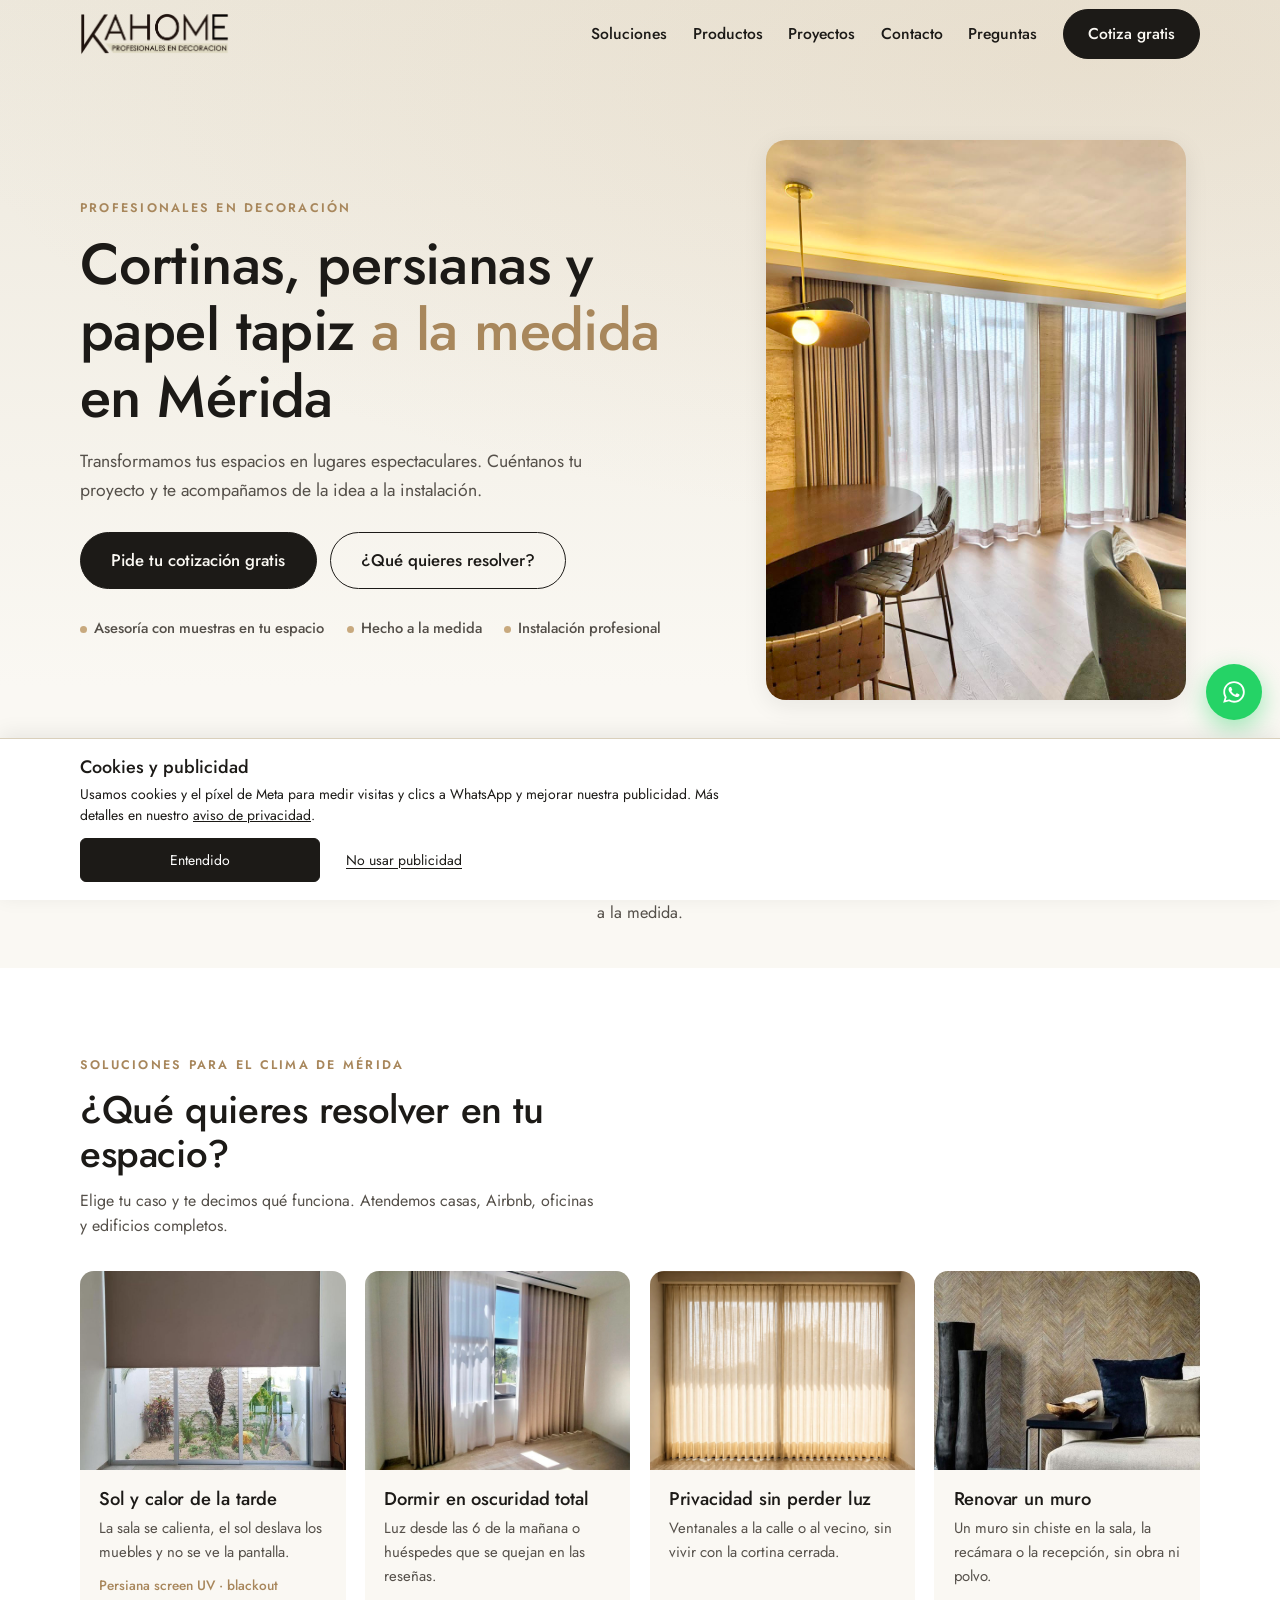
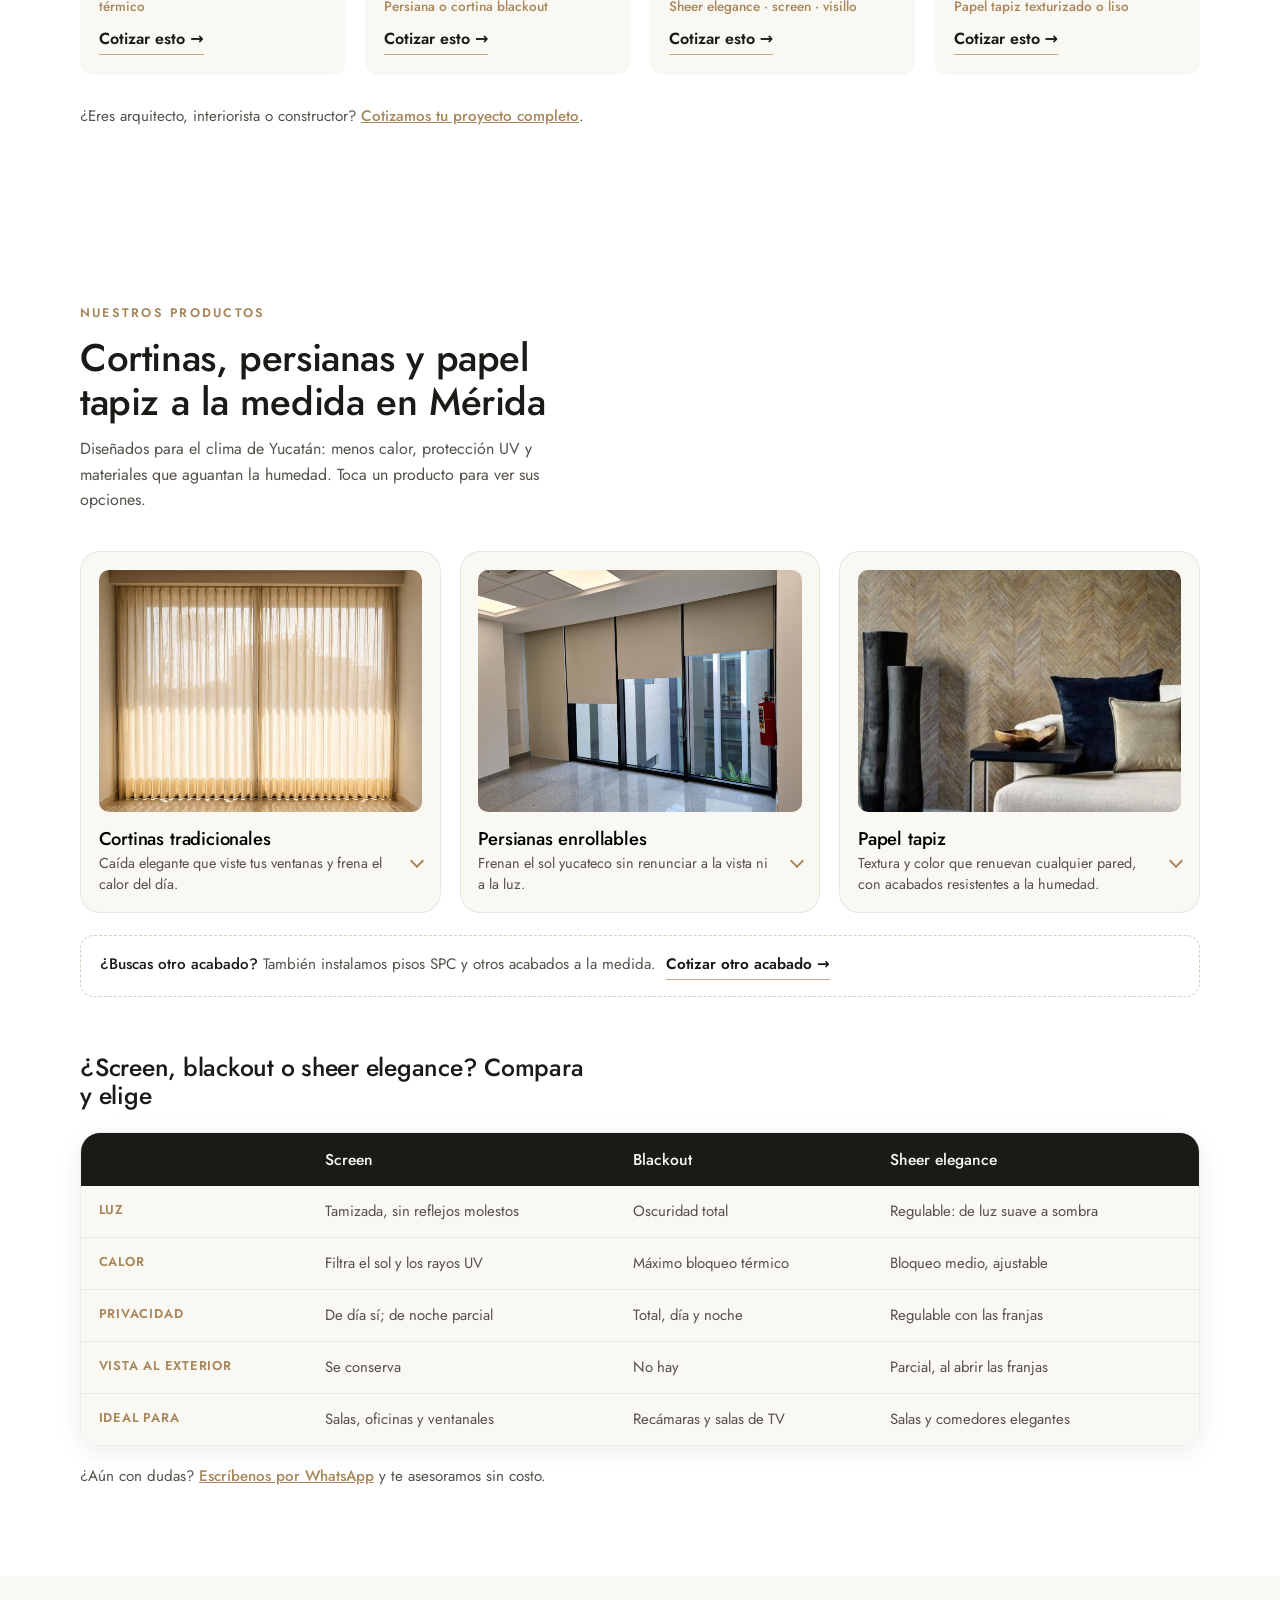
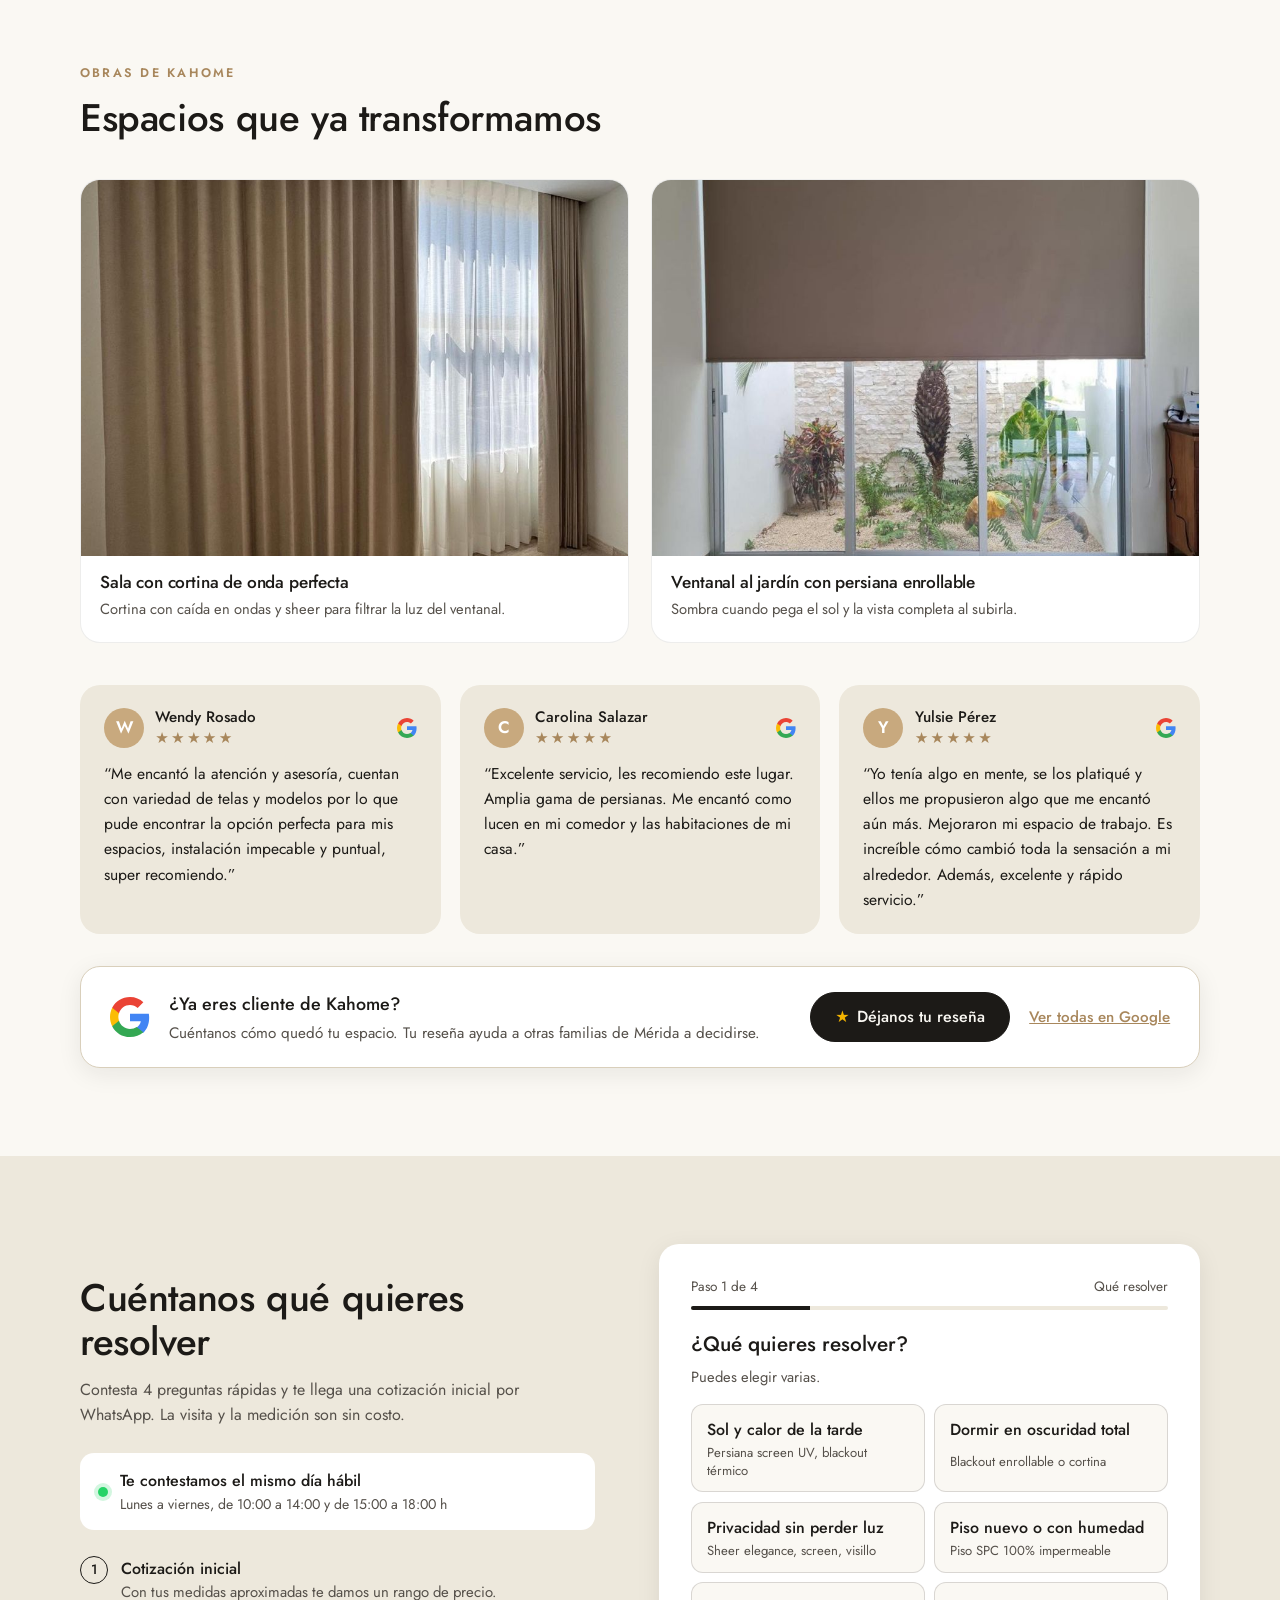
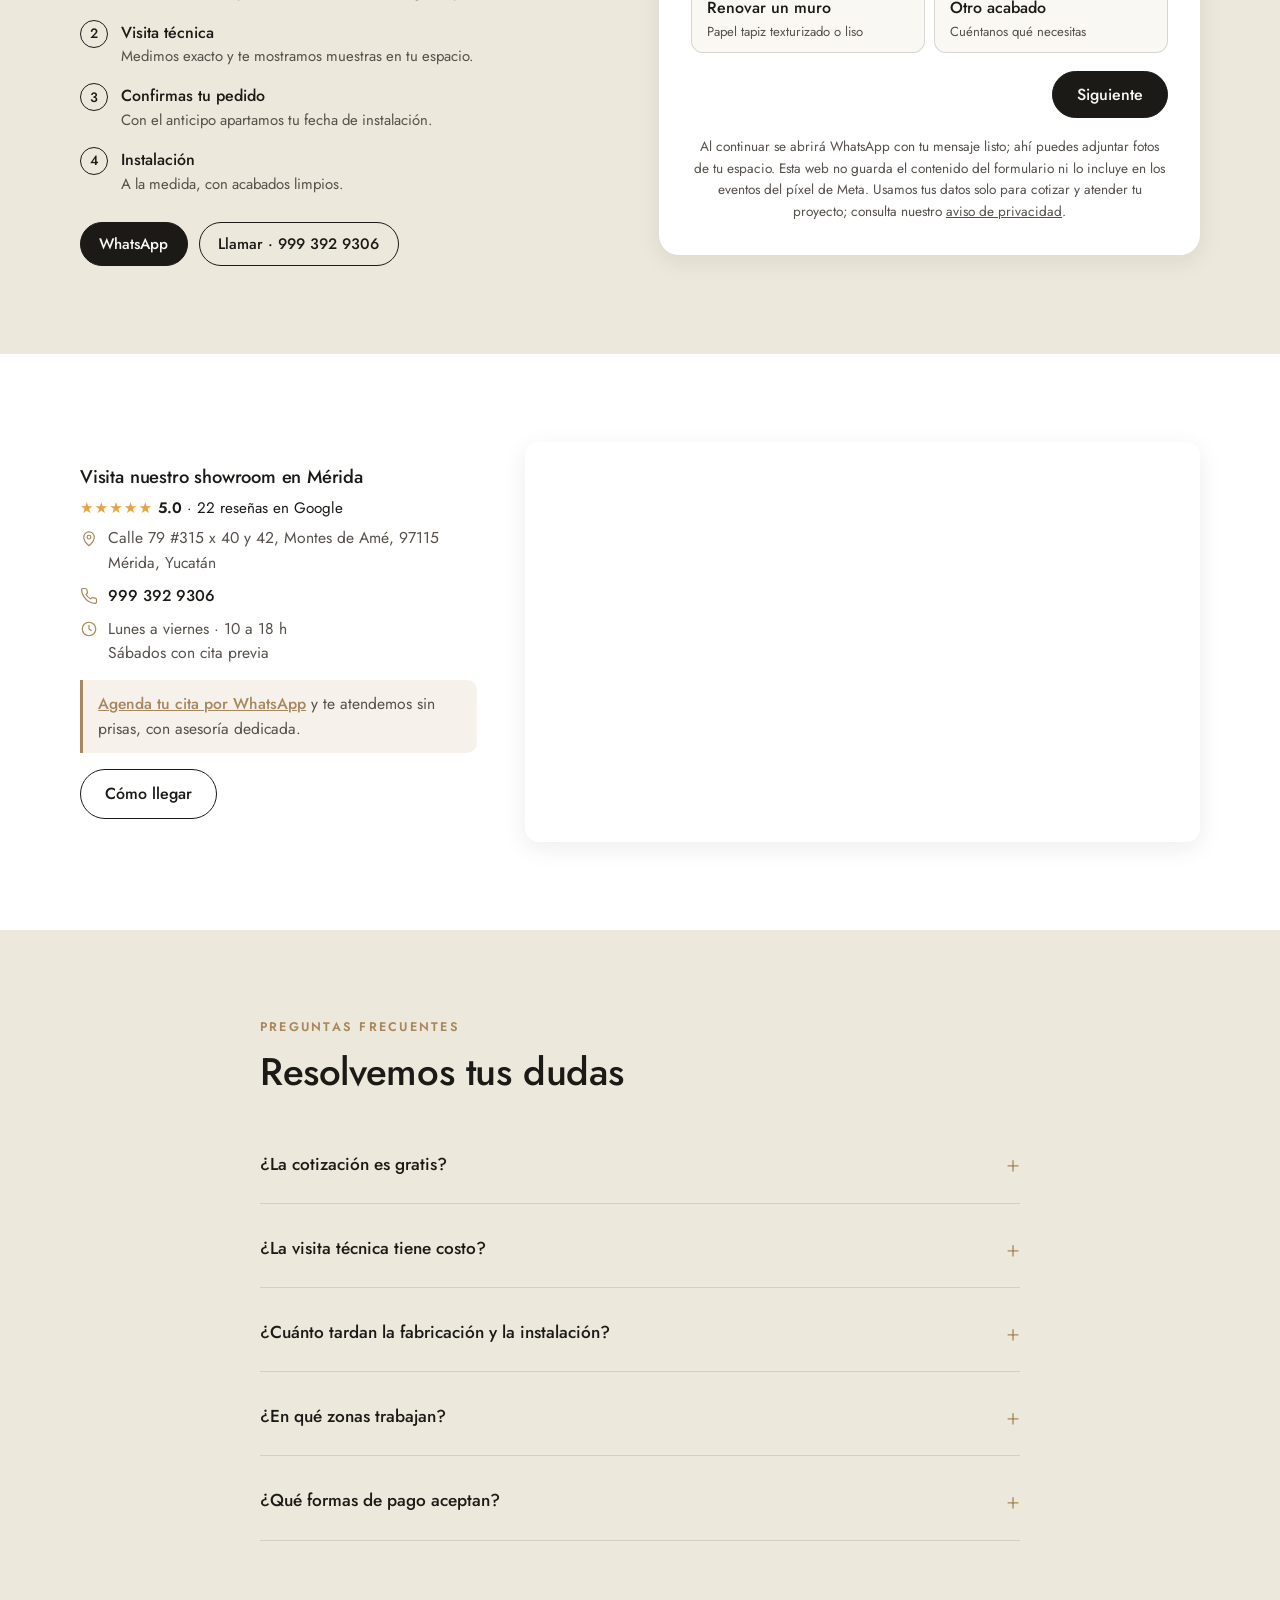
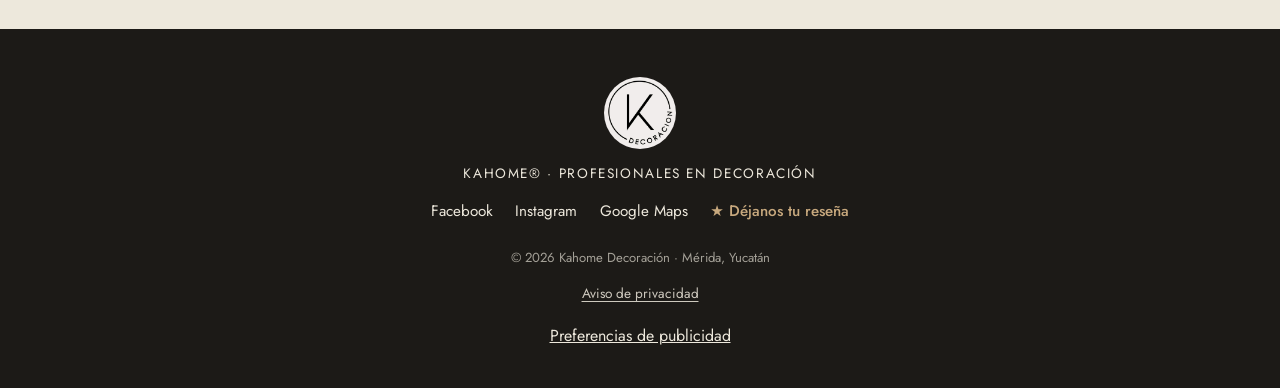
<file: index.html>
<!DOCTYPE html>
<html lang="es-MX">
<head>
  <meta charset="UTF-8">
  <meta name="viewport" content="width=device-width, initial-scale=1.0">

  <title>Kahome Decoración | Cortinas, Persianas y Papel Tapiz en Mérida</title>
  <meta name="description" content="Cortinas, persianas enrollables y papel tapiz a la medida, con asesoría e instalación en Mérida y alrededores, Yucatán. Cotización gratis por WhatsApp.">
  <meta name="keywords" content="cortinas mérida, persianas mérida, persianas enrollables, cortinas blackout, papel tapiz mérida, persianas temozón, cortinas cholul, persianas progreso, pisos spc, decoración de interiores mérida, kahome decoración">
  <meta name="robots" content="index, follow">
  <meta name="author" content="Kahome Decoración">
  <link rel="canonical" href="https://kahome.com.mx/">

  <!-- Open Graph / redes sociales -->
  <meta property="og:type" content="website">
  <meta property="og:locale" content="es_MX">
  <meta property="og:site_name" content="Kahome Decoración">
  <meta property="og:title" content="Kahome Decoración | Cortinas, Persianas y Papel Tapiz en Mérida">
  <meta property="og:description" content="Cortinas, persianas y papel tapiz a la medida, con asesoría e instalación en Mérida y alrededores. Cotización gratis por WhatsApp.">
  <meta property="og:url" content="https://kahome.com.mx/">
  <meta property="og:image" content="https://kahome.com.mx/assets/cortinas-sheer-visillo-sala.jpeg">
  <meta name="twitter:card" content="summary_large_image">
  <meta name="twitter:title" content="Kahome Decoración | Cortinas, Persianas y Papel Tapiz en Mérida">
  <meta name="twitter:description" content="Cortinas, persianas enrollables y papel tapiz a la medida, con asesoría e instalación en Mérida y alrededores.">
  <meta name="twitter:image" content="https://kahome.com.mx/assets/cortinas-sheer-visillo-sala.jpeg">

  <link rel="icon" type="image/jpeg" href="assets/logo-circular.jpg">
  <link rel="apple-touch-icon" href="assets/logo-circular.jpg">

  <link rel="preconnect" href="https://fonts.googleapis.com">
  <link rel="preconnect" href="https://fonts.gstatic.com" crossorigin>
  <link href="https://fonts.googleapis.com/css2?family=Jost:ital,wght@0,300;0,400;0,500;0,600;1,400&display=swap" rel="stylesheet">
  <link rel="stylesheet" href="styles.css">
  <link rel="stylesheet" href="tracking.css">
  <link rel="stylesheet" href="v2.css">

  <!-- Datos estructurados para Google (rich results) -->
  <script type="application/ld+json">
  {
    "@context": "https://schema.org",
    "@type": "HomeAndConstructionBusiness",
    "@id": "https://kahome.com.mx/#negocio",
    "name": "Kahome Decoración",
    "alternateName": "KAHOME",
    "slogan": "Profesionales en decoración",
    "description": "Empresa de decoración en Mérida, Yucatán. Cortinas, persianas enrollables y papel tapiz a la medida, con asesoría, medición e instalación. También pisos SPC y otros acabados.",
    "url": "https://kahome.com.mx/",
    "image": "https://kahome.com.mx/assets/logo-circular.jpg",
    "logo": "https://kahome.com.mx/assets/logo-kahome.png",
    "address": {
      "@type": "PostalAddress",
      "streetAddress": "Calle 79 #315 x 40 y 42, Montes de Amé",
      "addressLocality": "Mérida",
      "addressRegion": "Yucatán",
      "postalCode": "97115",
      "addressCountry": "MX"
    },
    "geo": {
      "@type": "GeoCoordinates",
      "latitude": 21.0288853,
      "longitude": -89.6222446
    },
    "areaServed": [
      { "@type": "City", "name": "Mérida" }
    ],
    "hasMap": "https://maps.app.goo.gl/dJadkimDuMhJVmNC7",
    "telephone": "+52 999 392 9306",
    "openingHoursSpecification": [
      {
        "@type": "OpeningHoursSpecification",
        "dayOfWeek": ["Monday", "Tuesday", "Wednesday", "Thursday", "Friday"],
        "opens": "10:00",
        "closes": "14:00"
      },
      {
        "@type": "OpeningHoursSpecification",
        "dayOfWeek": ["Monday", "Tuesday", "Wednesday", "Thursday", "Friday"],
        "opens": "15:00",
        "closes": "18:00"
      }
    ],
    "priceRange": "$$",
    "sameAs": [
      "https://www.facebook.com/KaHomeMX/",
      "https://www.instagram.com/kahomemx/",
      "https://maps.app.goo.gl/dJadkimDuMhJVmNC7"
    ],
    "makesOffer": [
      { "@type": "Offer", "itemOffered": { "@type": "Service", "name": "Cortinas tradicionales", "serviceType": "Cortinas tradicionales a la medida con asesoría e instalación" } },
      { "@type": "Offer", "itemOffered": { "@type": "Service", "name": "Persianas enrollables", "serviceType": "Persianas enrollables a la medida con asesoría e instalación" } },
      { "@type": "Offer", "itemOffered": { "@type": "Service", "name": "Papel tapiz", "serviceType": "Papel tapiz a la medida con asesoría e instalación" } },
      { "@type": "Offer", "itemOffered": { "@type": "Service", "name": "Pisos SPC", "serviceType": "Pisos SPC a la medida con asesoría e instalación" } }
    ]
  }
  </script>
  <script type="application/ld+json">
  {
    "@context": "https://schema.org",
    "@type": "WebSite",
    "name": "Kahome Decoración",
    "alternateName": ["KaHome", "KaHomeMX"],
    "url": "https://kahome.com.mx/",
    "inLanguage": "es-MX",
    "publisher": { "@id": "https://kahome.com.mx/#negocio" }
  }
  </script>
</head>
<body>

<header class="header" id="header">
  <div class="header-inner container">
    <a href="#inicio" class="header-logo" aria-label="Kahome Decoración — inicio">
      <img src="assets/logo-kahome.png" alt="Kahome Decoración — Profesionales en decoración" width="150" height="45">
    </a>
    <nav class="nav" id="nav" aria-label="Navegación principal">
      <a href="#soluciones">Soluciones</a>
      <a href="#productos">Productos</a>
      <a href="#proyectos">Proyectos</a>
      <a href="#contacto">Contacto</a>
      <a href="#faq">Preguntas</a>
      <a href="#contacto" class="btn btn-primary nav-cta">Cotiza gratis</a>
    </nav>
    <button class="nav-toggle" id="navToggle" aria-expanded="false" aria-controls="nav" aria-label="Abrir menú">
      <span></span><span></span><span></span>
    </button>
  </div>
</header>

<main>

  <!-- ============ HERO ============ -->
  <section class="hero" id="inicio">
    <div class="container hero-grid">
      <div class="hero-copy">
        <p class="eyebrow reveal">Profesionales en decoración</p>
        <h1 class="reveal">Cortinas, persianas y papel tapiz <em>a la medida</em> en Mérida</h1>
        <p class="hero-sub reveal">Transformamos tus espacios en lugares espectaculares. Cuéntanos tu proyecto y te acompañamos de la idea a la instalación.</p>
        <div class="hero-actions reveal">
          <a href="#contacto" class="btn btn-primary btn-lg" data-wa-cta>Pide tu cotización gratis</a>
          <a href="#soluciones" class="btn btn-ghost btn-lg">¿Qué quieres resolver?</a>
        </div>
        <ul class="hero-badges reveal" aria-label="Ventajas">
          <li>Asesoría con muestras en tu espacio</li>
          <li>Hecho a la medida</li>
          <li>Instalación profesional</li>
        </ul>
      </div>
      <div class="hero-visual reveal">
        <img src="assets/cortinas-tradicionales-hero.jpg" alt="Cortinas tradicionales en una sala" class="hero-img" width="960" height="1280" loading="eager">
      </div>
    </div>
  </section>

  <!-- Resumen indexable para buscadores -->
  <section class="intro" aria-label="Acerca de Kahome">
    <div class="container">
      <p class="intro-text reveal"><strong>Kahome Decoración</strong> es una empresa de Mérida, Yucatán, especializada en <strong>cortinas tradicionales, persianas enrollables y papel tapiz a la medida</strong>. Te asesoramos, medimos e instalamos en casas y negocios de toda Mérida. También instalamos pisos SPC y otros acabados a la medida.</p>
    </div>
  </section>

  <!-- ============ SOLUCIONES (v2): reemplaza «Espacios en los que trabajamos» ============ -->
  <section class="section solutions" id="soluciones" aria-labelledby="solTitle">
    <div class="container">
      <p class="eyebrow reveal">Soluciones para el clima de Mérida</p>
      <h2 class="reveal" id="solTitle">¿Qué quieres resolver en tu espacio?</h2>
      <p class="section-sub reveal">Elige tu caso y te decimos qué funciona. Atendemos casas, Airbnb, oficinas y edificios completos.</p>

      <ul class="sol-grid">
        <li class="sol-card reveal">
          <div class="sol-photo"><img src="assets/obra-ventanal-jardin-persiana.jpg" alt="Persiana enrollable en un ventanal con sol" width="900" height="1125" loading="lazy" decoding="async"></div>
          <div class="sol-body">
            <h3>Sol y calor de la tarde</h3>
            <p class="sol-pain">La sala se calienta, el sol deslava los muebles y no se ve la pantalla.</p>
            <p class="sol-fix">Persiana screen UV · blackout térmico</p>
            <button type="button" class="sol-quote" data-problem="sol">Cotizar esto <span aria-hidden="true">→</span></button>
          </div>
        </li>
        <li class="sol-card reveal">
          <div class="sol-photo"><img src="assets/cortinas-blackout-sheer-recamara.jpeg" alt="Recámara con cortina blackout y sheer" width="1200" height="1600" loading="lazy" decoding="async"></div>
          <div class="sol-body">
            <h3>Dormir en oscuridad total</h3>
            <p class="sol-pain">Luz desde las 6 de la mañana o huéspedes que se quejan en las reseñas.</p>
            <p class="sol-fix">Persiana o cortina blackout</p>
            <button type="button" class="sol-quote" data-problem="oscuro">Cotizar esto <span aria-hidden="true">→</span></button>
          </div>
        </li>
        <li class="sol-card reveal">
          <div class="sol-photo"><img src="assets/cortinas-sheer-visillo-sala.jpeg" alt="Sala con cortinas sheer que filtran la luz" width="1201" height="1309" loading="lazy" decoding="async"></div>
          <div class="sol-body">
            <h3>Privacidad sin perder luz</h3>
            <p class="sol-pain">Ventanales a la calle o al vecino, sin vivir con la cortina cerrada.</p>
            <p class="sol-fix">Sheer elegance · screen · visillo</p>
            <button type="button" class="sol-quote" data-problem="privacidad">Cotizar esto <span aria-hidden="true">→</span></button>
          </div>
        </li>
        <li class="sol-card reveal">
          <!-- CONFIRMAR con Karla: que la foto del papel tapiz en espiga sea obra de Kahome -->
          <div class="sol-photo"><img src="assets/papel-tapiz-espiga-sala.jpg" alt="Muro de sala con papel tapiz en espiga" width="900" height="1125" loading="lazy" decoding="async"></div>
          <div class="sol-body">
            <h3>Renovar un muro</h3>
            <p class="sol-pain">Un muro sin chiste en la sala, la recámara o la recepción, sin obra ni polvo.</p>
            <p class="sol-fix">Papel tapiz texturizado o liso</p>
            <button type="button" class="sol-quote" data-problem="muro">Cotizar esto <span aria-hidden="true">→</span></button>
          </div>
        </li>
      </ul>

      <p class="segments-proof reveal">¿Eres arquitecto, interiorista o constructor? <a href="#" data-wa-link>Cotizamos tu proyecto completo</a>.</p>
    </div>
  </section>

  <!-- ============ PRODUCTOS ============ -->
  <section class="section products" id="productos">
    <div class="container">
      <p class="eyebrow reveal">Nuestros productos</p>
      <h2 class="reveal">Cortinas, persianas y papel tapiz a la medida en Mérida</h2>
      <p class="section-sub reveal">Diseñados para el clima de Yucatán: menos calor, protección UV y materiales que aguantan la humedad. Toca un producto para ver sus opciones.</p>

      <div class="product-grid" id="productGrid">

        <article class="product-card reveal" data-product="Cortinas tradicionales">
          <button class="product-head" aria-expanded="false">
            <div class="product-visual">
              <img src="assets/cortinas-sheer-visillo-sala.jpeg" alt="Cortinas sheer de piso a techo en una sala" width="1201" height="1309" loading="lazy" decoding="async">
            </div>
            <div class="product-title">
              <h3>Cortinas tradicionales</h3>
              <p>Caída elegante que viste tus ventanas y frena el calor del día.</p>
            </div>
            <span class="product-chevron" aria-hidden="true"></span>
          </button>
          <div class="product-panel">
            <div class="panel-body">
            <ul class="sub-list">
              <li><strong>Tradicionales y decorativas</strong><span>Telas y pliegues que visten cualquier espacio.</span></li>
              <li><strong>Blackout térmico</strong><span>Bloquean luz y calor: recámaras oscuras y más frescas.</span></li>
              <li><strong>Sheer / visillo</strong><span>Luz suave y privacidad, sin el golpe directo del sol.</span></li>
              <li><strong>Motorizadas</strong><span>Control a distancia para mayor comodidad.</span></li>
            </ul>
            <button class="btn btn-primary btn-quote" data-quote="Cortinas tradicionales">Cotizar cortinas</button>
            </div>
          </div>
        </article>

        <article class="product-card reveal" data-product="Persianas enrollables">
          <button class="product-head" aria-expanded="false">
            <div class="product-visual">
              <img src="assets/persianas-enrollables-blackout-oficina.jpeg" alt="Persianas enrollables blackout en una oficina" width="1280" height="960" loading="lazy" decoding="async">
            </div>
            <div class="product-title">
              <h3>Persianas enrollables</h3>
              <p>Frenan el sol yucateco sin renunciar a la vista ni a la luz.</p>
            </div>
            <span class="product-chevron" aria-hidden="true"></span>
          </button>
          <div class="product-panel">
            <div class="panel-body">
            <ul class="sub-list">
              <li><strong>Enrollables screen</strong><span>Protección UV que deja pasar la vista, no el calor.</span></li>
              <li><strong>Enrollables blackout</strong><span>Oscuridad total y espacios más frescos: tu aire acondicionado trabaja menos.</span></li>
              <li><strong>Sheer elegance</strong><span>Doble tela que combina luz, sombra y elegancia.</span></li>
            </ul>
            <button class="btn btn-primary btn-quote" data-quote="Persianas enrollables">Cotizar persianas</button>
            </div>
          </div>
        </article>

        <article class="product-card reveal" data-product="Papel tapiz">
          <button class="product-head" aria-expanded="false">
            <div class="product-visual">
              <!-- CONFIRMAR con Karla: que la foto del papel tapiz en espiga sea obra de Kahome -->
              <img src="assets/papel-tapiz-espiga-sala.jpg" alt="Papel tapiz con diseño de espiga en el muro de una sala" width="900" height="1125" loading="lazy" decoding="async">
            </div>
            <div class="product-title">
              <h3>Papel tapiz</h3>
              <p>Textura y color que renuevan cualquier pared, con acabados resistentes a la humedad.</p>
            </div>
            <span class="product-chevron" aria-hidden="true"></span>
          </button>
          <div class="product-panel">
            <div class="panel-body">
            <ul class="sub-list">
              <li><strong>Texturizado y liso</strong><span>Diseños lisos, texturas o motivos decorativos para cada ambiente.</span></li>
              <li><strong>Fibra de vidrio</strong><span>Mayor durabilidad, ideal para el clima húmedo de Yucatán.</span></li>
            </ul>
            <button class="btn btn-primary btn-quote" data-quote="Papel tapiz">Cotizar papel tapiz</button>
            </div>
          </div>
        </article>

      </div>

      <p class="also-strip reveal"><strong>¿Buscas otro acabado?</strong> También instalamos pisos SPC y otros acabados a la medida. <button type="button" class="sol-quote" data-problem="otro">Cotizar otro acabado <span aria-hidden="true">→</span></button></p>

      <!-- En pantalla grande los subproductos se muestran aquí (las tarjetas no se mueven) -->
      <div class="product-detail" id="productDetail" aria-live="polite">
        <div class="product-detail-inner"></div>
      </div>

      <!-- Comparativa rápida de telas para ventanas -->
      <div class="compare reveal">
        <h3>¿Screen, blackout o sheer elegance? Compara y elige</h3>
        <div class="compare-wrap">
          <table class="compare-table">
            <thead>
              <tr>
                <th scope="col"><span class="sr-only">Característica</span></th>
                <th scope="col">Screen</th>
                <th scope="col">Blackout</th>
                <th scope="col">Sheer elegance</th>
              </tr>
            </thead>
            <tbody>
              <tr>
                <th scope="row">Luz</th>
                <td>Tamizada, sin reflejos molestos</td>
                <td>Oscuridad total</td>
                <td>Regulable: de luz suave a sombra</td>
              </tr>
              <tr>
                <th scope="row">Calor</th>
                <td>Filtra el sol y los rayos UV</td>
                <td>Máximo bloqueo térmico</td>
                <td>Bloqueo medio, ajustable</td>
              </tr>
              <tr>
                <th scope="row">Privacidad</th>
                <td>De día sí; de noche parcial</td>
                <td>Total, día y noche</td>
                <td>Regulable con las franjas</td>
              </tr>
              <tr>
                <th scope="row">Vista al exterior</th>
                <td>Se conserva</td>
                <td>No hay</td>
                <td>Parcial, al abrir las franjas</td>
              </tr>
              <tr>
                <th scope="row">Ideal para</th>
                <td>Salas, oficinas y ventanales</td>
                <td>Recámaras y salas de TV</td>
                <td>Salas y comedores elegantes</td>
              </tr>
            </tbody>
          </table>
        </div>
        <p class="compare-note">¿Aún con dudas? <a href="#" data-wa-link>Escríbenos por WhatsApp</a> y te asesoramos sin costo.</p>
      </div>
    </div>
  </section>

  <!-- ============ PROCESO ============ -->
  <!-- ============ PROYECTOS / TESTIMONIOS ============ -->
  <section class="section projects" id="proyectos">
    <div class="container">
      <p class="eyebrow reveal">Obras de Kahome</p>
      <h2 class="reveal">Espacios que ya transformamos</h2>

      <div class="project-grid project-grid--two">
        <!-- Fotos confirmadas por Karla como obras de Kahome (aprendizajes 2026-11-18). Agregar más solo si son obras propias. -->
        <figure class="project-card project-card--photo reveal">
          <img src="assets/obra-sala-cortina-ondulada.jpg" alt="Sala con cortina de onda perfecta y sheer instalada por Kahome" width="900" height="1125" loading="lazy" decoding="async">
          <figcaption>
            <h3>Sala con cortina de onda perfecta</h3>
            <p>Cortina con caída en ondas y sheer para filtrar la luz del ventanal.</p>
          </figcaption>
        </figure>
        <figure class="project-card project-card--photo reveal">
          <img src="assets/obra-ventanal-jardin-persiana.jpg" alt="Persiana enrollable en un ventanal hacia el jardín, instalada por Kahome" width="900" height="1125" loading="lazy" decoding="async">
          <figcaption>
            <h3>Ventanal al jardín con persiana enrollable</h3>
            <p>Sombra cuando pega el sol y la vista completa al subirla.</p>
          </figcaption>
        </figure>
      </div>

      <!-- Reseñas reales del perfil de Google, con ortografía y signos ajustados, sin emojis; el texto completo está en Maps. La inicial del avatar coincide con el nombre. -->
      <div class="testimonial-grid">
        <blockquote class="testimonial testimonial--google reveal">
          <div class="review-head">
            <span class="review-avatar" aria-hidden="true">W</span>
            <div class="review-meta">
              <cite>Wendy Rosado</cite>
              <span class="stars" aria-label="5 de 5 estrellas">★★★★★</span>
            </div>
            <svg class="review-g" viewBox="0 0 24 24" aria-label="Reseña de Google" role="img"><path fill="#4285F4" d="M23.5 12.3c0-.8-.1-1.6-.2-2.3H12v4.5h6.5c-.3 1.6-1.2 2.9-2.5 3.8v3.1h4c2.4-2.2 3.5-5.4 3.5-9.1z"/><path fill="#34A853" d="M12 24c3.2 0 6-1.1 8-2.9l-4-3.1c-1.1.7-2.5 1.2-4 1.2-3.1 0-5.7-2.1-6.6-4.9H1.3v3.2C3.3 21.5 7.3 24 12 24z"/><path fill="#FBBC05" d="M5.4 14.3c-.2-.7-.4-1.5-.4-2.3s.1-1.6.4-2.3V6.5H1.3C.5 8.2 0 10 0 12s.5 3.8 1.3 5.5l4.1-3.2z"/><path fill="#EA4335" d="M12 4.8c1.8 0 3.3.6 4.6 1.8l3.4-3.4C18 1.2 15.2 0 12 0 7.3 0 3.3 2.5 1.3 6.5l4.1 3.2C6.3 6.9 8.9 4.8 12 4.8z"/></svg>
          </div>
          <p>“Me encantó la atención y asesoría, cuentan con variedad de telas y modelos por lo que pude encontrar la opción perfecta para mis espacios, instalación impecable y puntual, super recomiendo.”</p>
        </blockquote>
        <blockquote class="testimonial testimonial--google reveal">
          <div class="review-head">
            <span class="review-avatar" aria-hidden="true">C</span>
            <div class="review-meta">
              <cite>Carolina Salazar</cite>
              <span class="stars" aria-label="5 de 5 estrellas">★★★★★</span>
            </div>
            <svg class="review-g" viewBox="0 0 24 24" aria-label="Reseña de Google" role="img"><path fill="#4285F4" d="M23.5 12.3c0-.8-.1-1.6-.2-2.3H12v4.5h6.5c-.3 1.6-1.2 2.9-2.5 3.8v3.1h4c2.4-2.2 3.5-5.4 3.5-9.1z"/><path fill="#34A853" d="M12 24c3.2 0 6-1.1 8-2.9l-4-3.1c-1.1.7-2.5 1.2-4 1.2-3.1 0-5.7-2.1-6.6-4.9H1.3v3.2C3.3 21.5 7.3 24 12 24z"/><path fill="#FBBC05" d="M5.4 14.3c-.2-.7-.4-1.5-.4-2.3s.1-1.6.4-2.3V6.5H1.3C.5 8.2 0 10 0 12s.5 3.8 1.3 5.5l4.1-3.2z"/><path fill="#EA4335" d="M12 4.8c1.8 0 3.3.6 4.6 1.8l3.4-3.4C18 1.2 15.2 0 12 0 7.3 0 3.3 2.5 1.3 6.5l4.1 3.2C6.3 6.9 8.9 4.8 12 4.8z"/></svg>
          </div>
          <p>“Excelente servicio, les recomiendo este lugar. Amplia gama de persianas. Me encantó como lucen en mi comedor y las habitaciones de mi casa.”</p>
        </blockquote>
        <blockquote class="testimonial testimonial--google reveal">
          <div class="review-head">
            <span class="review-avatar" aria-hidden="true">Y</span>
            <div class="review-meta">
              <cite>Yulsie Pérez</cite>
              <span class="stars" aria-label="5 de 5 estrellas">★★★★★</span>
            </div>
            <svg class="review-g" viewBox="0 0 24 24" aria-label="Reseña de Google" role="img"><path fill="#4285F4" d="M23.5 12.3c0-.8-.1-1.6-.2-2.3H12v4.5h6.5c-.3 1.6-1.2 2.9-2.5 3.8v3.1h4c2.4-2.2 3.5-5.4 3.5-9.1z"/><path fill="#34A853" d="M12 24c3.2 0 6-1.1 8-2.9l-4-3.1c-1.1.7-2.5 1.2-4 1.2-3.1 0-5.7-2.1-6.6-4.9H1.3v3.2C3.3 21.5 7.3 24 12 24z"/><path fill="#FBBC05" d="M5.4 14.3c-.2-.7-.4-1.5-.4-2.3s.1-1.6.4-2.3V6.5H1.3C.5 8.2 0 10 0 12s.5 3.8 1.3 5.5l4.1-3.2z"/><path fill="#EA4335" d="M12 4.8c1.8 0 3.3.6 4.6 1.8l3.4-3.4C18 1.2 15.2 0 12 0 7.3 0 3.3 2.5 1.3 6.5l4.1 3.2C6.3 6.9 8.9 4.8 12 4.8z"/></svg>
          </div>
          <p>“Yo tenía algo en mente, se los platiqué y ellos me propusieron algo que me encantó aún más. Mejoraron mi espacio de trabajo. Es increíble cómo cambió toda la sensación a mi alrededor. Además, excelente y rápido servicio.”</p>
        </blockquote>
      </div>

      <!-- Invitación a reseñar: enlace oficial de reseñas (KahomeMX web/decisiones.md, 2026-11-11) -->
      <div class="review-band reveal">
        <svg class="review-band-g" viewBox="0 0 24 24" aria-hidden="true"><path fill="#4285F4" d="M23.5 12.3c0-.8-.1-1.6-.2-2.3H12v4.5h6.5c-.3 1.6-1.2 2.9-2.5 3.8v3.1h4c2.4-2.2 3.5-5.4 3.5-9.1z"/><path fill="#34A853" d="M12 24c3.2 0 6-1.1 8-2.9l-4-3.1c-1.1.7-2.5 1.2-4 1.2-3.1 0-5.7-2.1-6.6-4.9H1.3v3.2C3.3 21.5 7.3 24 12 24z"/><path fill="#FBBC05" d="M5.4 14.3c-.2-.7-.4-1.5-.4-2.3s.1-1.6.4-2.3V6.5H1.3C.5 8.2 0 10 0 12s.5 3.8 1.3 5.5l4.1-3.2z"/><path fill="#EA4335" d="M12 4.8c1.8 0 3.3.6 4.6 1.8l3.4-3.4C18 1.2 15.2 0 12 0 7.3 0 3.3 2.5 1.3 6.5l4.1 3.2C6.3 6.9 8.9 4.8 12 4.8z"/></svg>
        <div class="review-band-text">
          <p class="review-band-title">¿Ya eres cliente de Kahome?</p>
          <p>Cuéntanos cómo quedó tu espacio. Tu reseña ayuda a otras familias de Mérida a decidirse.</p>
        </div>
        <div class="review-band-actions">
          <a class="btn btn-primary" href="https://g.page/r/CW_ckJtFS6PMEBM/review" target="_blank" rel="noopener"><span class="review-band-star" aria-hidden="true">★</span> Déjanos tu reseña</a>
          <a class="review-band-all" href="https://maps.app.goo.gl/dJadkimDuMhJVmNC7" target="_blank" rel="noopener">Ver todas en Google</a>
        </div>
      </div>
    </div>
  </section>

  <!-- ============ CONTACTO ============ -->
  <section class="section contact" id="contacto">
    <div class="container contact-grid">
      <div class="contact-info">
        <p class="eyebrow reveal">Cotización gratis</p>
        <h2 class="reveal">Cuéntanos qué quieres resolver</h2>
        <p class="section-sub reveal">Contesta 4 preguntas rápidas y te llega una cotización inicial por WhatsApp. La visita y la medición son sin costo.</p>

        <!-- REEMPLAZAR: confirmar con Karla la promesa de tiempo de respuesta antes de publicar -->
        <div class="contact-promise reveal">
          <span class="promise-dot" aria-hidden="true"></span>
          <div><strong>Te contestamos el mismo día hábil</strong><small>Lunes a viernes, de 10:00 a 14:00 y de 15:00 a 18:00 h</small></div>
        </div>

        <ol class="contact-next reveal" aria-label="Qué pasa después de enviar">
          <li><span>1</span><div><strong>Cotización inicial</strong>Con tus medidas aproximadas te damos un rango de precio.</div></li>
          <li><span>2</span><div><strong>Visita técnica</strong>Medimos exacto y te mostramos muestras en tu espacio.</div></li>
          <li><span>3</span><div><strong>Confirmas tu pedido</strong>Con el anticipo apartamos tu fecha de instalación.</div></li>
          <li><span>4</span><div><strong>Instalación</strong>A la medida, con acabados limpios.</div></li>
        </ol>

        <ul class="contact-channels reveal">
          <li><a href="#" data-wa-link class="channel channel--wa">WhatsApp</a></li>
          <li><a href="tel:+529993929306" class="channel">Llamar · 999 392 9306</a></li>
        </ul>
      </div>

      <form class="contact-form quote-form reveal" id="contactForm" novalidate>
        <div class="q-progress" aria-live="polite">
          <div class="q-progress-top"><span id="qStepLabel">Paso 1 de 4</span><span id="qStepName">Qué resolver</span></div>
          <div class="q-bar"><i id="qBar"></i></div>
        </div>

        <!-- Paso 1 -->
        <fieldset class="q-step" data-name="Qué resolver">
          <legend class="q-title" tabindex="-1">¿Qué quieres resolver?</legend>
          <p class="q-hint">Puedes elegir varias.</p>
          <div class="q-tiles">
            <label class="q-tile"><input type="checkbox" name="problema" value="sol"><span><b>Sol y calor de la tarde</b><small>Persiana screen UV, blackout térmico</small></span></label>
            <label class="q-tile"><input type="checkbox" name="problema" value="oscuro"><span><b>Dormir en oscuridad total</b><small>Blackout enrollable o cortina</small></span></label>
            <label class="q-tile"><input type="checkbox" name="problema" value="privacidad"><span><b>Privacidad sin perder luz</b><small>Sheer elegance, screen, visillo</small></span></label>
            <label class="q-tile"><input type="checkbox" name="problema" value="piso"><span><b>Piso nuevo o con humedad</b><small>Piso SPC 100% impermeable</small></span></label>
            <label class="q-tile"><input type="checkbox" name="problema" value="muro"><span><b>Renovar un muro</b><small>Papel tapiz texturizado o liso</small></span></label>
            <label class="q-tile"><input type="checkbox" name="problema" value="otro"><span><b>Otro acabado</b><small>Cuéntanos qué necesitas</small></span></label>
          </div>
          <p class="q-error" id="qErrProblema" hidden>Elige al menos una opción para continuar.</p>
        </fieldset>

        <!-- Paso 2 -->
        <fieldset class="q-step" data-name="Espacio">
          <legend class="q-title" tabindex="-1">¿En qué espacio?</legend>
          <p class="q-hint">Puedes elegir varios. Así sabemos qué tela, color y mecanismo recomendarte.</p>
          <div class="check-grid">
            <label class="check-pill"><input type="checkbox" name="espacio" value="Recámara"><span>Recámara</span></label>
            <label class="check-pill"><input type="checkbox" name="espacio" value="Sala / comedor"><span>Sala / comedor</span></label>
            <label class="check-pill"><input type="checkbox" name="espacio" value="Terraza o exterior"><span>Terraza o exterior</span></label>
            <label class="check-pill"><input type="checkbox" name="espacio" value="Oficina"><span>Oficina</span></label>
            <label class="check-pill"><input type="checkbox" name="espacio" value="Airbnb / depto. en renta"><span>Airbnb / depto. en renta</span></label>
            <label class="check-pill"><input type="checkbox" name="espacio" value="Local o recepción"><span>Local o recepción</span></label>
            <label class="check-pill"><input type="checkbox" name="espacio" value="Proyecto completo / edificio"><span>Proyecto completo / edificio</span></label>
          </div>
          <div class="field" id="qPrefiereWrap">
            <span class="q-label">Para tus ventanas, ¿qué prefieres?</span>
            <div class="check-grid">
              <label class="check-pill"><input type="radio" name="prefiere" value="Cortina"><span>Cortina</span></label>
              <label class="check-pill"><input type="radio" name="prefiere" value="Persiana"><span>Persiana</span></label>
              <label class="check-pill"><input type="radio" name="prefiere" value="Que me asesoren"><span>Que me asesoren</span></label>
            </div>
          </div>
        </fieldset>

        <!-- Paso 3 -->
        <fieldset class="q-step" data-name="Medidas">
          <legend class="q-title" tabindex="-1">Medidas aproximadas</legend>
          <p class="q-hint">Más o menos está bien. La medida exacta la tomamos en la visita.</p>

          <p class="q-note" id="qMedidasVacio" hidden>Elige en el paso 1 qué quieres resolver para pedirte las medidas correctas.</p>

          <div class="q-block" data-medida="ventanas">
            <p class="q-block-title">Ventanas <small>ancho × alto, en metros o centímetros</small></p>
            <div class="q-howto">
              <svg viewBox="0 0 96 80" aria-hidden="true"><rect x="18" y="14" width="60" height="52"/><path d="M18 8h60M18 5v6M78 5v6M86 14v52M83 14h6M83 66h6"/><text x="36" y="5">ancho</text><text x="0" y="44">alto</text></svg>
              <p>Mide el ancho y el alto del hueco de la ventana, de pared a pared. Si la quieres por fuera del marco, súmale unos 10 cm por lado.</p>
            </div>
            <div id="qVentanas">
              <div class="q-win">
                <span class="q-win-n">1</span>
                <input type="text" inputmode="decimal" class="q-ancho" placeholder="Ancho" aria-label="Ancho de la ventana 1">
                <span class="q-x" aria-hidden="true">×</span>
                <input type="text" inputmode="decimal" class="q-alto" placeholder="Alto" aria-label="Alto de la ventana 1">
                <button type="button" class="q-del" aria-label="Quitar ventana 1" hidden>×</button>
              </div>
            </div>
            <button type="button" class="q-link" id="qAddWin" hidden>+ Agregar otra ventana</button>
          </div>

          <div class="q-block field" data-medida="piso">
            <label for="qPiso">Piso: metros cuadrados aproximados</label>
            <input type="text" id="qPiso" inputmode="decimal" placeholder="Ej. 45 (una sala de 5 × 9 m)">
          </div>
          <div class="q-block field" data-medida="muro">
            <label for="qMuro">Muro: ancho × alto aproximado</label>
            <input type="text" id="qMuro" placeholder="Ej. 4 × 2.70 m">
          </div>
          <div class="q-block field" data-medida="otro">
            <label for="qOtro">Cuéntanos qué necesitas y las medidas aproximadas</label>
            <textarea id="qOtro" rows="3" placeholder="Ej. un muro de 4 × 2.70 m en la terraza"></textarea>
          </div>

          <label class="q-nomeasure"><input type="checkbox" id="qSinMedidas"><span><b>No tengo medidas.</b> Prefiero que vengan a medir.</span></label>
        </fieldset>

        <!-- Paso 4 -->
        <fieldset class="q-step" data-name="Tus datos">
          <legend class="q-title" tabindex="-1">¿A quién atendemos?</legend>
          <div class="field">
            <label for="fNombre">Tu nombre</label>
            <input type="text" id="fNombre" name="nombre" placeholder="Ej. Ana López" autocomplete="name">
            <p class="q-error" id="qErrNombre" hidden>Escribe tu nombre para enviar.</p>
          </div>
          <div class="field">
            <label for="qColonia">Colonia o fraccionamiento <span class="legend-hint">(para agendar la visita)</span></label>
            <input type="text" id="qColonia" list="qColonias" placeholder="Ej. Montebello, García Ginerés, Las Américas…" autocomplete="off">
            <!-- Kahome trabaja en toda Mérida (decisión del 23 nov 2026); solo sugerencias, se puede escribir cualquier colonia -->
            <datalist id="qColonias">
              <option value="Temozón Norte"><option value="Cholul"><option value="Montebello"><option value="Altabrisa">
              <option value="Francisco de Montejo"><option value="Santa Gertrudis Copó"><option value="Dzityá"><option value="Sodzil Norte">
              <option value="San Ramón Norte"><option value="García Ginerés"><option value="Centro"><option value="Las Américas">
              <option value="Ciudad Caucel"><option value="Montes de Amé"><option value="Pensiones"><option value="Gran Santa Fe">
                          </datalist>
          </div>
          <div class="field">
            <span class="q-label">¿Cuándo te acomoda la visita? <span class="legend-hint">(opcional)</span></span>
            <div class="check-grid">
              <label class="check-pill"><input type="radio" name="visita" value="Entre semana, mañana"><span>Entre semana, mañana</span></label>
              <label class="check-pill"><input type="radio" name="visita" value="Entre semana, tarde"><span>Entre semana, tarde</span></label>
              <!-- CONFIRMAR con Karla si hay visitas en sábado (el horario publicado es de lunes a viernes) -->
              <label class="check-pill"><input type="radio" name="visita" value="Me da igual"><span>Me da igual</span></label>
            </div>
          </div>
          <label class="q-nomeasure"><input type="checkbox" id="qFotos" checked><span><b>Les mando fotos del espacio</b> en el chat de WhatsApp. Con fotos la cotización sale más rápido.</span></label>
          <details class="q-preview">
            <summary>Ver el mensaje que se enviará</summary>
            <pre id="qPreview"></pre>
          </details>
        </fieldset>

        <div class="q-nav">
          <button type="button" class="btn btn-ghost" id="qBack">Atrás</button>
          <button type="button" class="btn btn-primary" id="qNext">Siguiente</button>
          <button type="submit" class="btn btn-wa" id="qSend">Enviar por WhatsApp</button>
        </div>
        <p class="form-note">Al continuar se abrirá WhatsApp con tu mensaje listo; ahí puedes adjuntar fotos de tu espacio. Esta web no guarda el contenido del formulario ni lo incluye en los eventos del píxel de Meta. Usamos tus datos solo para cotizar y atender tu proyecto; consulta nuestro <a href="aviso-de-privacidad.html">aviso de privacidad</a>.</p>
      </form>
    </div>
  </section>

  <!-- ============ UBICACIÓN ============ -->
  <section class="section location-section" id="ubicacion" aria-label="Ubicación">
    <div class="container">
      <div class="location reveal">
        <div class="location-info">
          <h3>Visita nuestro showroom en Mérida</h3>
          <!-- Actualizar a mano cuando cambien (calificación y número de reseñas en Google Maps) -->
          <p class="location-rating"><a href="https://maps.app.goo.gl/dJadkimDuMhJVmNC7" target="_blank" rel="noopener"><span class="stars" aria-hidden="true">★★★★★</span> <strong>5.0</strong> · 22 reseñas en Google</a></p>
          <ul class="location-details">
            <li><svg viewBox="0 0 24 24" width="18" height="18" fill="none" stroke="currentColor" stroke-width="1.6" stroke-linecap="round" stroke-linejoin="round" aria-hidden="true"><path d="M12 21s-7-6.1-7-11.5a7 7 0 0 1 14 0C19 14.9 12 21 12 21z"/><circle cx="12" cy="9.5" r="2.5"/></svg><span><span class="sr-only">Dirección: </span>Calle 79 #315 x 40 y 42, Montes de Amé, 97115 Mérida, Yucatán</span></li>
            <li><svg viewBox="0 0 24 24" width="18" height="18" fill="none" stroke="currentColor" stroke-width="1.6" stroke-linecap="round" stroke-linejoin="round" aria-hidden="true"><path d="M22 16.92v3a2 2 0 0 1-2.18 2 19.8 19.8 0 0 1-8.63-3.07 19.5 19.5 0 0 1-6-6A19.8 19.8 0 0 1 2.12 4.18 2 2 0 0 1 4.11 2h3a2 2 0 0 1 2 1.72c.13.96.36 1.9.7 2.81a2 2 0 0 1-.45 2.11L8.09 9.91a16 16 0 0 0 6 6l1.27-1.27a2 2 0 0 1 2.11-.45c.91.34 1.85.57 2.81.7A2 2 0 0 1 22 16.92z"/></svg><span><span class="sr-only">Teléfono: </span><a href="tel:+529993929306" class="location-phone">999 392 9306</a></span></li>
            <li><svg viewBox="0 0 24 24" width="18" height="18" fill="none" stroke="currentColor" stroke-width="1.6" stroke-linecap="round" stroke-linejoin="round" aria-hidden="true"><circle cx="12" cy="12" r="9"/><path d="M12 7v5l3 2"/></svg><span><span class="sr-only">Horario: </span>Lunes a viernes · 10 a 18 h<br>Sábados con cita previa</span></li>
          </ul>
          <p class="location-note"><a href="#" data-wa-link><strong>Agenda tu cita por WhatsApp</strong></a> y te atendemos sin prisas, con asesoría dedicada.</p>
          <a href="https://maps.app.goo.gl/dJadkimDuMhJVmNC7" target="_blank" rel="noopener" class="btn btn-ghost">Cómo llegar</a>
        </div>
        <iframe class="map-embed" src="https://www.google.com/maps/embed?pb=!1m18!1m12!1m3!1d7000!2d-89.62219225387972!3d21.028786794710097!2m3!1f0!2f0!3f0!3m2!1i1024!2i768!4f13.1!3m3!1m2!1s0x8f567751837460ef%3A0xcca34b459b90dc6f!2sKahome%20Decoraci%C3%B3n!5e0!3m2!1ses-419!2smx!4v1783754987020!5m2!1ses-419!2smx" allowfullscreen="" loading="lazy" referrerpolicy="strict-origin-when-cross-origin" title="Ubicación de Kahome Decoración en Google Maps"></iframe>
      </div>
    </div>
  </section>

  <!-- ============ FAQ ============ -->
  <section class="section faq" id="faq">
    <div class="container container--narrow">
      <p class="eyebrow reveal">Preguntas frecuentes</p>
      <h2 class="reveal">Resolvemos tus dudas</h2>

      <details class="faq-item reveal">
        <summary>¿La cotización es gratis?</summary>
        <p>Sí. La cotización inicial por WhatsApp es totalmente gratis: nos cuentas tu proyecto, medidas aproximadas y el producto que te interesa, y te damos un estimado sin compromiso.</p>
      </details>
      <details class="faq-item reveal">
        <summary>¿La visita técnica tiene costo?</summary>
        <p>No. La visita para tomar medidas exactas y mostrarte muestras en tu espacio es sin costo.</p>
      </details>
      <details class="faq-item reveal">
        <summary>¿Cuánto tardan la fabricación y la instalación?</summary>
        <p>Depende del producto, la tela y las medidas. Al confirmar tu pedido te damos la fecha de instalación por escrito.</p>
      </details>
      <details class="faq-item reveal">
        <summary>¿En qué zonas trabajan?</summary>
        <p>Atendemos toda Mérida. Si estás fuera de la ciudad, escríbenos y lo revisamos.</p>
      </details>
      <details class="faq-item reveal">
        <summary>¿Qué formas de pago aceptan?</summary>
        <p>Aceptamos transferencia y efectivo. Pregúntanos por las opciones disponibles al confirmar tu proyecto.</p>
      </details>
    </div>
  </section>

</main>

<footer class="footer">
  <div class="container footer-inner">
    <img src="assets/logo-circular.jpg" alt="Sello de Kahome Decoración" class="footer-logo" width="72" height="72" loading="lazy">
    <p class="footer-tagline">KAHOME® · Profesionales en decoración</p>
    <nav class="footer-links" aria-label="Redes sociales y reseñas">
      <a href="https://www.facebook.com/KaHomeMX/" target="_blank" rel="noopener">Facebook</a>
      <a href="https://www.instagram.com/kahomemx/" target="_blank" rel="noopener">Instagram</a>
      <a href="https://maps.app.goo.gl/dJadkimDuMhJVmNC7" target="_blank" rel="noopener">Google Maps</a>
      <a href="https://g.page/r/CW_ckJtFS6PMEBM/review" target="_blank" rel="noopener" class="footer-review">★ Déjanos tu reseña</a>
    </nav>
    <p class="footer-copy">© <span id="year">2026</span> Kahome Decoración · Mérida, Yucatán</p>
    <a href="aviso-de-privacidad.html" class="footer-privacy">Aviso de privacidad</a>
    <button type="button" class="marketing-settings" id="marketingSettings">Preferencias de publicidad</button>
  </div>
</footer>

<a href="tel:+529993929306" class="call-float" aria-label="Llámanos: 999 392 9306">
  <svg viewBox="0 0 24 24" width="22" height="22" fill="currentColor" aria-hidden="true"><path d="M6.62 10.79a15.05 15.05 0 0 0 6.59 6.59l2.2-2.2a1 1 0 0 1 1.02-.24c1.12.37 2.33.57 3.57.57a1 1 0 0 1 1 1V20a1 1 0 0 1-1 1C10.61 21 3 13.39 3 4a1 1 0 0 1 1-1h3.5a1 1 0 0 1 1 1c0 1.24.2 2.45.57 3.57a1 1 0 0 1-.25 1.02l-2.2 2.2z"/></svg>
</a>

<a href="#" class="wa-float" data-wa-link aria-label="Escríbenos por WhatsApp">
  <svg viewBox="0 0 24 24" width="26" height="26" fill="currentColor" aria-hidden="true"><path d="M12.04 2c-5.46 0-9.9 4.44-9.9 9.9 0 1.75.46 3.45 1.33 4.95L2 22l5.3-1.39c1.45.79 3.08 1.21 4.74 1.21h.01c5.46 0 9.9-4.44 9.9-9.9 0-2.65-1.03-5.14-2.9-7.01A9.84 9.84 0 0 0 12.04 2zm0 18.15h-.01c-1.48 0-2.93-.4-4.2-1.15l-.3-.18-3.12.82.83-3.04-.2-.31a8.26 8.26 0 0 1-1.26-4.38c0-4.54 3.7-8.24 8.25-8.24 2.2 0 4.27.86 5.82 2.42a8.18 8.18 0 0 1 2.41 5.83c0 4.54-3.7 8.23-8.24 8.23zm4.52-6.16c-.25-.12-1.47-.72-1.69-.81-.23-.08-.39-.12-.56.13-.17.25-.64.8-.78.97-.14.17-.29.19-.54.06-.25-.12-1.05-.39-1.99-1.23-.74-.66-1.23-1.47-1.38-1.72-.14-.25-.02-.38.11-.51.11-.11.25-.29.37-.43.12-.14.17-.25.25-.41.08-.17.04-.31-.02-.43-.06-.12-.56-1.34-.76-1.84-.2-.48-.41-.42-.56-.43h-.48c-.17 0-.43.06-.66.31-.22.25-.86.85-.86 2.07 0 1.22.89 2.4 1.01 2.56.12.17 1.75 2.67 4.23 3.74.59.26 1.05.41 1.41.52.59.19 1.13.16 1.56.1.48-.07 1.47-.6 1.67-1.18.21-.58.21-1.07.15-1.18-.06-.11-.22-.17-.47-.29z"/></svg>
</a>

<section class="marketing-consent" id="marketingConsent" aria-labelledby="marketingTitle" hidden>
  <h2 id="marketingTitle">Cookies y publicidad</h2>
  <p>Usamos cookies y el píxel de Meta para medir visitas y clics a WhatsApp y mejorar nuestra publicidad. Más detalles en nuestro <a href="aviso-de-privacidad.html">aviso de privacidad</a>.</p>
  <div class="marketing-actions">
    <button type="button" id="marketingAccept">Entendido</button>
    <button type="button" id="marketingReject" class="marketing-optout">No usar publicidad</button>
  </div>
</section>
<script src="tracking.js"></script>
<script src="origen.js"></script>
<script src="script2.js"></script>
</body>
</html>
</file>
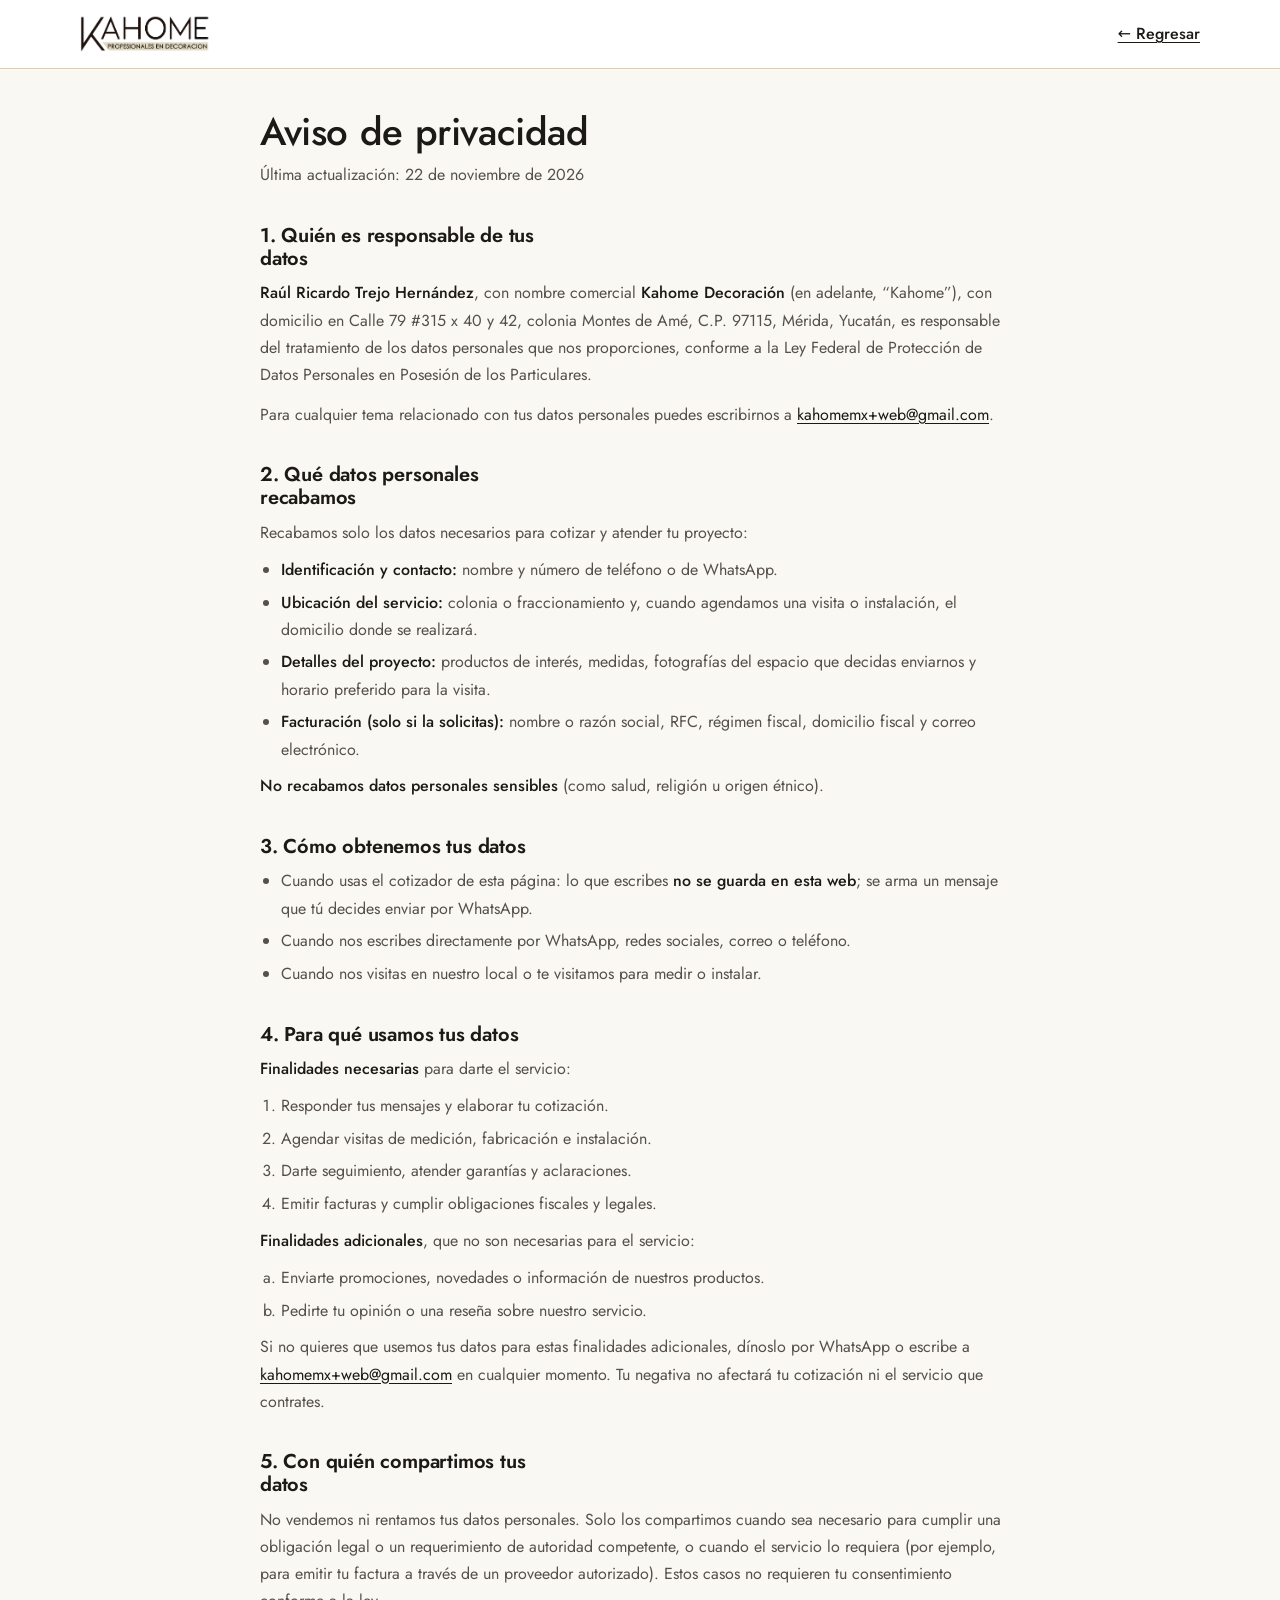
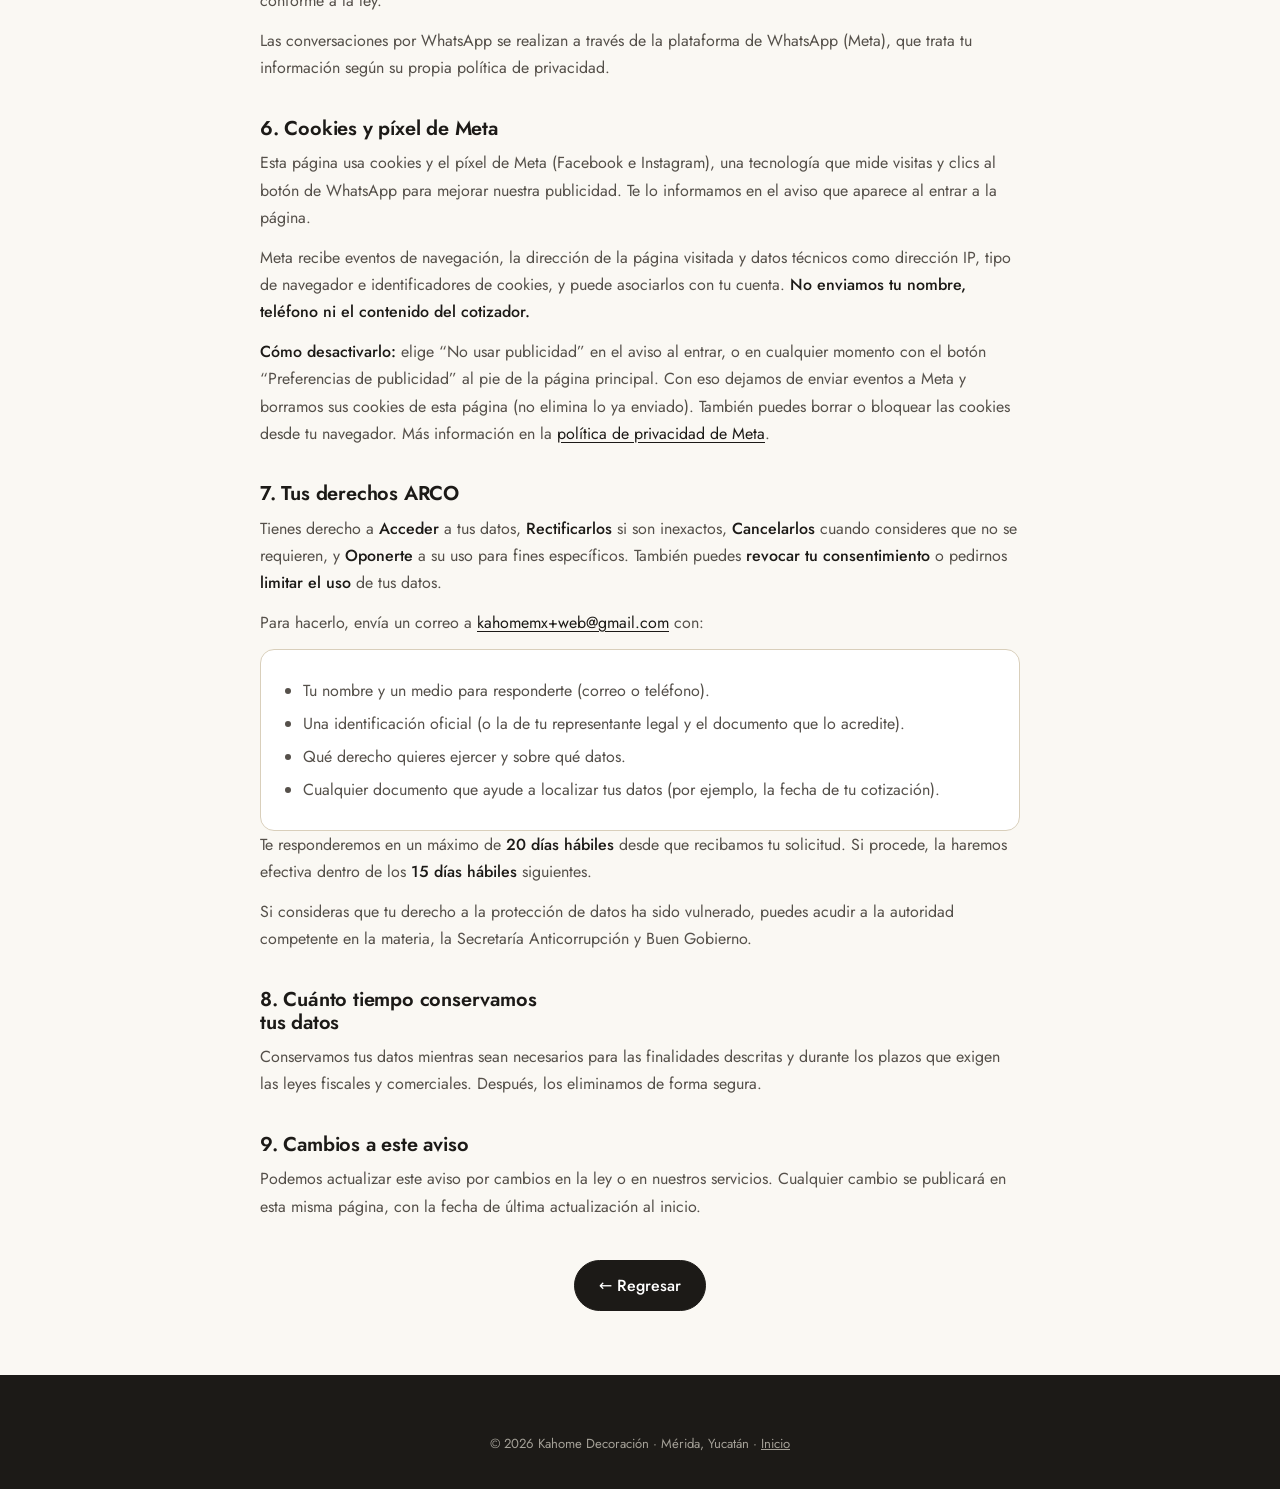
<file: aviso-de-privacidad.html>
<!DOCTYPE html>
<html lang="es-MX">
<head>
  <meta charset="UTF-8">
  <meta name="viewport" content="width=device-width, initial-scale=1.0">
  <title>Aviso de privacidad | Kahome Decoración</title>
  <meta name="description" content="Aviso de privacidad integral de Kahome Decoración: qué datos personales recabamos, para qué los usamos y cómo ejercer tus derechos ARCO.">
  <meta name="robots" content="index, follow">
  <link rel="canonical" href="https://kahome.com.mx/aviso-de-privacidad">
  <link rel="icon" type="image/jpeg" href="assets/logo-circular.jpg">
  <link rel="preconnect" href="https://fonts.googleapis.com">
  <link rel="preconnect" href="https://fonts.gstatic.com" crossorigin>
  <link href="https://fonts.googleapis.com/css2?family=Jost:wght@400;500;600&display=swap" rel="stylesheet">
  <link rel="stylesheet" href="styles.css">
  <link rel="stylesheet" href="v2.css">
  <style>
    body { background: var(--paper); }
    .legal-header { background: var(--white); border-bottom: 1px solid var(--cream-dark); }
    .legal-header .container { display: flex; align-items: center; justify-content: space-between; gap: 1rem; min-height: var(--header-h); }
    .legal-header img { width: 130px; height: auto; display: block; }
    .legal-header a.back { color: var(--ink); font-weight: 500; text-decoration: underline; text-underline-offset: 3px; }
    .legal { padding: 2.5rem 0 4rem; line-height: 1.7; color: var(--ink); }
    .legal h1 { font-size: clamp(1.8rem, 5vw, 2.4rem); font-weight: 500; line-height: 1.2; margin-bottom: 0.4rem; }
    .legal .updated { color: var(--ink-soft); margin-bottom: 2rem; }
    .legal h2 { font-size: 1.25rem; font-weight: 600; margin: 2.2rem 0 0.6rem; }
    .legal p, .legal li { color: var(--ink-soft); }
    .legal p + p { margin-top: 0.8rem; }
    .legal ul, .legal ol { padding-left: 1.3rem; margin: 0.6rem 0; }
    .legal li + li { margin-top: 0.35rem; }
    .legal a { color: var(--ink); text-decoration: underline; text-underline-offset: 3px; overflow-wrap: anywhere; }
    .legal strong { color: var(--ink); font-weight: 500; }
    .legal .box { background: var(--white); border: 1px solid var(--cream-dark); border-radius: var(--radius); padding: 1.1rem 1.3rem; margin-top: 0.8rem; }
    /* Datos pendientes de llenar: se ven resaltados a propósito para que no se publiquen vacíos */
    .legal .legal-back { margin-top: 2.5rem; text-align: center; }
    .legal .legal-back a { color: var(--white); text-decoration: none; }
    .pendiente { background: #fde68a; color: #1c1a17; padding: 0 0.25em; border-radius: 3px; font-weight: 600; }
  </style>
</head>
<body>

<header class="legal-header">
  <div class="container">
    <a href="./" aria-label="Kahome Decoración — volver al inicio"><img src="assets/logo-kahome.png" alt="Kahome Decoración" width="150" height="45"></a>
    <a href="./" class="back" data-back>← Regresar</a>
  </div>
</header>

<main class="legal">
  <div class="container container--narrow">
    <h1>Aviso de privacidad</h1>
    <p class="updated">Última actualización: 22 de noviembre de 2026</p>

    <h2>1. Quién es responsable de tus datos</h2>
    <p><strong>Raúl Ricardo Trejo Hernández</strong>, con nombre comercial <strong>Kahome Decoración</strong> (en adelante, “Kahome”), con domicilio en Calle 79 #315 x 40 y 42, colonia Montes de Amé, C.P. 97115, Mérida, Yucatán, es responsable del tratamiento de los datos personales que nos proporciones, conforme a la Ley Federal de Protección de Datos Personales en Posesión de los Particulares.</p>
    <p>Para cualquier tema relacionado con tus datos personales puedes escribirnos a <a href="mailto:kahomemx+web@gmail.com">kahomemx+web@gmail.com</a>.</p>

    <h2>2. Qué datos personales recabamos</h2>
    <p>Recabamos solo los datos necesarios para cotizar y atender tu proyecto:</p>
    <ul>
      <li><strong>Identificación y contacto:</strong> nombre y número de teléfono o de WhatsApp.</li>
      <li><strong>Ubicación del servicio:</strong> colonia o fraccionamiento y, cuando agendamos una visita o instalación, el domicilio donde se realizará.</li>
      <li><strong>Detalles del proyecto:</strong> productos de interés, medidas, fotografías del espacio que decidas enviarnos y horario preferido para la visita.</li>
      <li><strong>Facturación (solo si la solicitas):</strong> nombre o razón social, RFC, régimen fiscal, domicilio fiscal y correo electrónico.</li>
    </ul>
    <p><strong>No recabamos datos personales sensibles</strong> (como salud, religión u origen étnico).</p>

    <h2>3. Cómo obtenemos tus datos</h2>
    <ul>
      <li>Cuando usas el cotizador de esta página: lo que escribes <strong>no se guarda en esta web</strong>; se arma un mensaje que tú decides enviar por WhatsApp.</li>
      <li>Cuando nos escribes directamente por WhatsApp, redes sociales, correo o teléfono.</li>
      <li>Cuando nos visitas en nuestro local o te visitamos para medir o instalar.</li>
    </ul>

    <h2>4. Para qué usamos tus datos</h2>
    <p><strong>Finalidades necesarias</strong> para darte el servicio:</p>
    <ol>
      <li>Responder tus mensajes y elaborar tu cotización.</li>
      <li>Agendar visitas de medición, fabricación e instalación.</li>
      <li>Darte seguimiento, atender garantías y aclaraciones.</li>
      <li>Emitir facturas y cumplir obligaciones fiscales y legales.</li>
    </ol>
    <p><strong>Finalidades adicionales</strong>, que no son necesarias para el servicio:</p>
    <ol type="a">
      <li>Enviarte promociones, novedades o información de nuestros productos.</li>
      <li>Pedirte tu opinión o una reseña sobre nuestro servicio.</li>
    </ol>
    <p>Si no quieres que usemos tus datos para estas finalidades adicionales, dínoslo por WhatsApp o escribe a <a href="mailto:kahomemx+web@gmail.com">kahomemx+web@gmail.com</a> en cualquier momento. Tu negativa no afectará tu cotización ni el servicio que contrates.</p>

    <h2>5. Con quién compartimos tus datos</h2>
    <p>No vendemos ni rentamos tus datos personales. Solo los compartimos cuando sea necesario para cumplir una obligación legal o un requerimiento de autoridad competente, o cuando el servicio lo requiera (por ejemplo, para emitir tu factura a través de un proveedor autorizado). Estos casos no requieren tu consentimiento conforme a la ley.</p>
    <p>Las conversaciones por WhatsApp se realizan a través de la plataforma de WhatsApp (Meta), que trata tu información según su propia política de privacidad.</p>

    <h2>6. Cookies y píxel de Meta</h2>
    <p>Esta página usa cookies y el píxel de Meta (Facebook e Instagram), una tecnología que mide visitas y clics al botón de WhatsApp para mejorar nuestra publicidad. Te lo informamos en el aviso que aparece al entrar a la página.</p>
    <p>Meta recibe eventos de navegación, la dirección de la página visitada y datos técnicos como dirección IP, tipo de navegador e identificadores de cookies, y puede asociarlos con tu cuenta. <strong>No enviamos tu nombre, teléfono ni el contenido del cotizador.</strong></p>
    <p><strong>Cómo desactivarlo:</strong> elige “No usar publicidad” en el aviso al entrar, o en cualquier momento con el botón “Preferencias de publicidad” al pie de la página principal. Con eso dejamos de enviar eventos a Meta y borramos sus cookies de esta página (no elimina lo ya enviado). También puedes borrar o bloquear las cookies desde tu navegador. Más información en la <a href="https://www.facebook.com/privacy/policy/" target="_blank" rel="noopener noreferrer">política de privacidad de Meta</a>.</p>

    <h2>7. Tus derechos ARCO</h2>
    <p>Tienes derecho a <strong>Acceder</strong> a tus datos, <strong>Rectificarlos</strong> si son inexactos, <strong>Cancelarlos</strong> cuando consideres que no se requieren, y <strong>Oponerte</strong> a su uso para fines específicos. También puedes <strong>revocar tu consentimiento</strong> o pedirnos <strong>limitar el uso</strong> de tus datos.</p>
    <p>Para hacerlo, envía un correo a <a href="mailto:kahomemx+web@gmail.com">kahomemx+web@gmail.com</a> con:</p>
    <div class="box">
      <ul>
        <li>Tu nombre y un medio para responderte (correo o teléfono).</li>
        <li>Una identificación oficial (o la de tu representante legal y el documento que lo acredite).</li>
        <li>Qué derecho quieres ejercer y sobre qué datos.</li>
        <li>Cualquier documento que ayude a localizar tus datos (por ejemplo, la fecha de tu cotización).</li>
      </ul>
    </div>
    <p>Te responderemos en un máximo de <strong>20 días hábiles</strong> desde que recibamos tu solicitud. Si procede, la haremos efectiva dentro de los <strong>15 días hábiles</strong> siguientes.</p>
    <p>Si consideras que tu derecho a la protección de datos ha sido vulnerado, puedes acudir a la autoridad competente en la materia, la Secretaría Anticorrupción y Buen Gobierno.</p>

    <h2>8. Cuánto tiempo conservamos tus datos</h2>
    <p>Conservamos tus datos mientras sean necesarios para las finalidades descritas y durante los plazos que exigen las leyes fiscales y comerciales. Después, los eliminamos de forma segura.</p>

    <h2>9. Cambios a este aviso</h2>
    <p>Podemos actualizar este aviso por cambios en la ley o en nuestros servicios. Cualquier cambio se publicará en esta misma página, con la fecha de última actualización al inicio.</p>

    <p class="legal-back"><a href="./" class="btn btn-primary" data-back>← Regresar</a></p>
  </div>
</main>

<footer class="footer">
  <div class="container footer-inner">
    <p class="footer-copy">© <span id="year">2026</span> Kahome Decoración · Mérida, Yucatán · <a href="./" style="color:inherit">Inicio</a></p>
  </div>
</footer>
<script>
  document.getElementById("year").textContent = new Date().getFullYear();
  // "Regresar" vuelve al punto exacto de donde vino la persona (formulario, pie de página…).
  // Si llegó directo (Google, enlace compartido), lleva al inicio.
  document.querySelectorAll("[data-back]").forEach(function (link) {
    link.addEventListener("click", function (event) {
      var vieneDeLaPagina = false;
      try { vieneDeLaPagina = new URL(document.referrer).origin === location.origin; } catch (_) {}
      if (vieneDeLaPagina && history.length > 1) {
        event.preventDefault();
        history.back();
      }
    });
  });
</script>
</body>
</html>
</file>
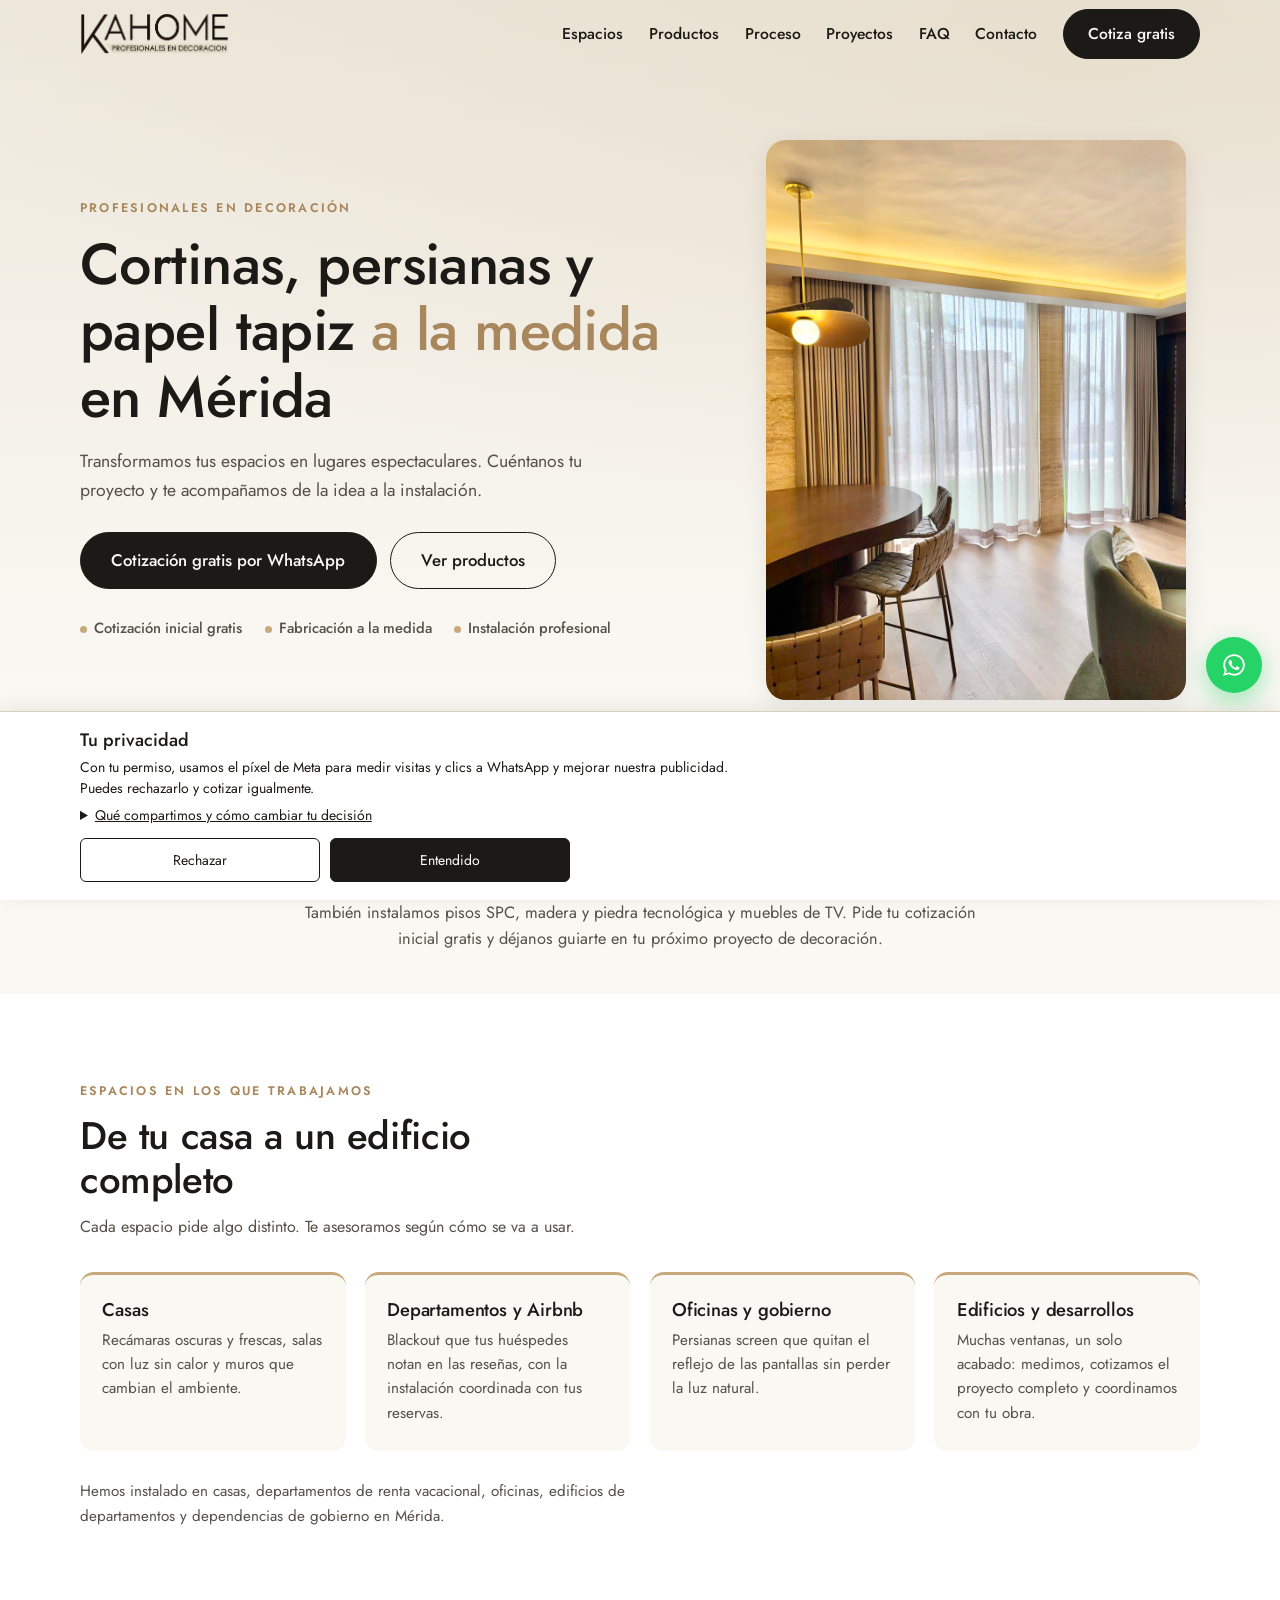
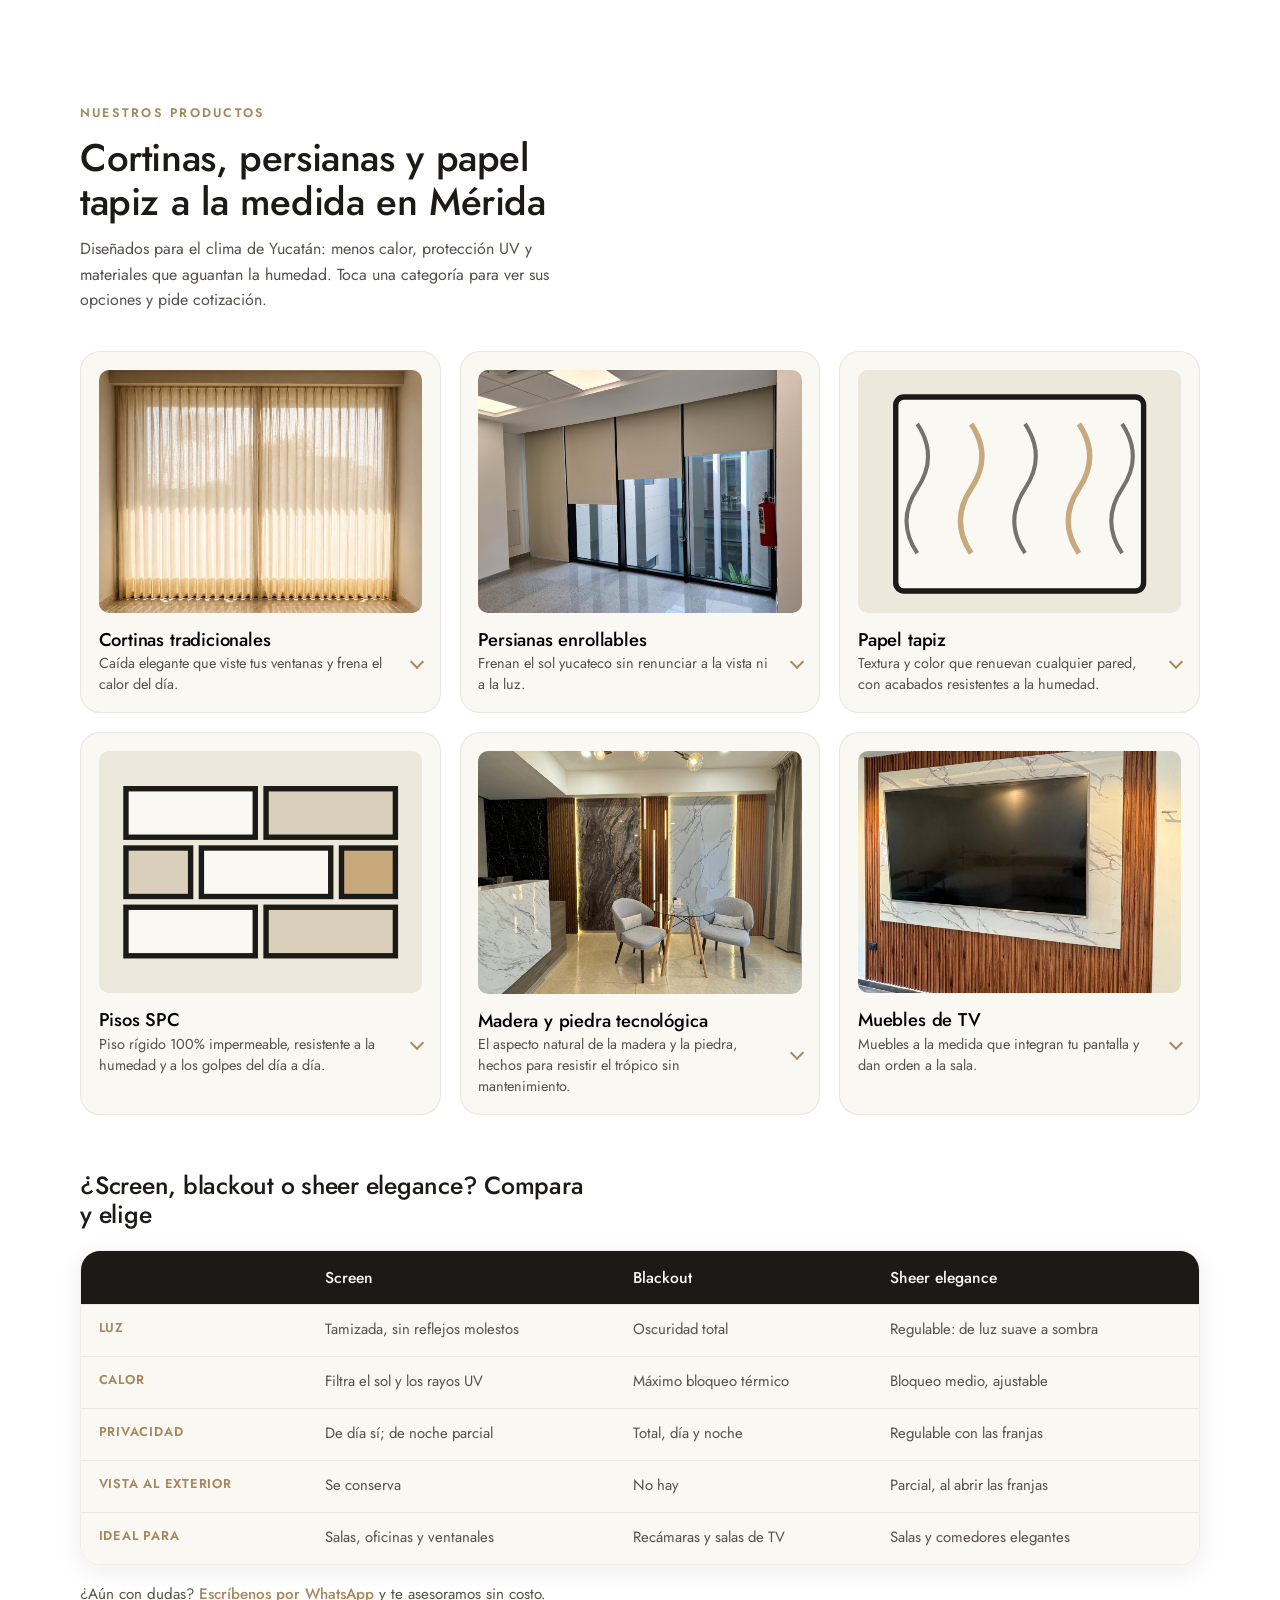
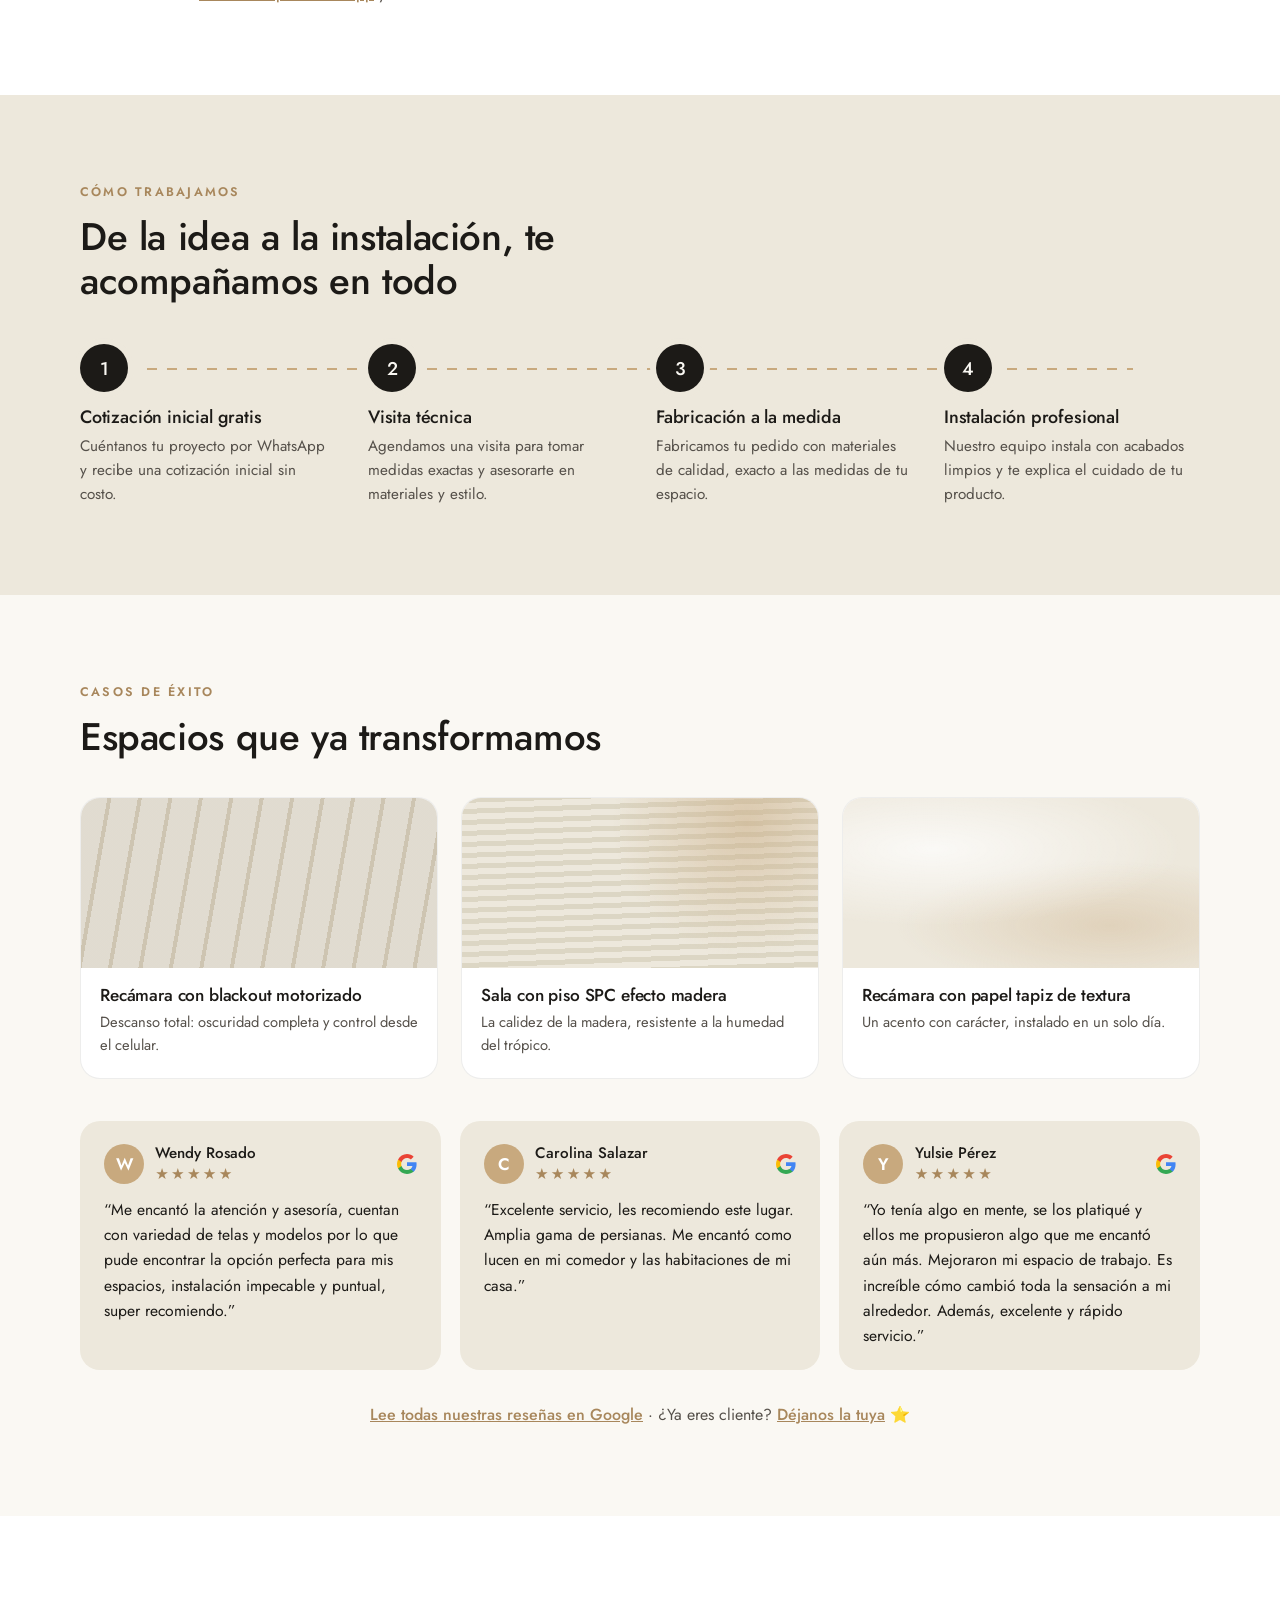
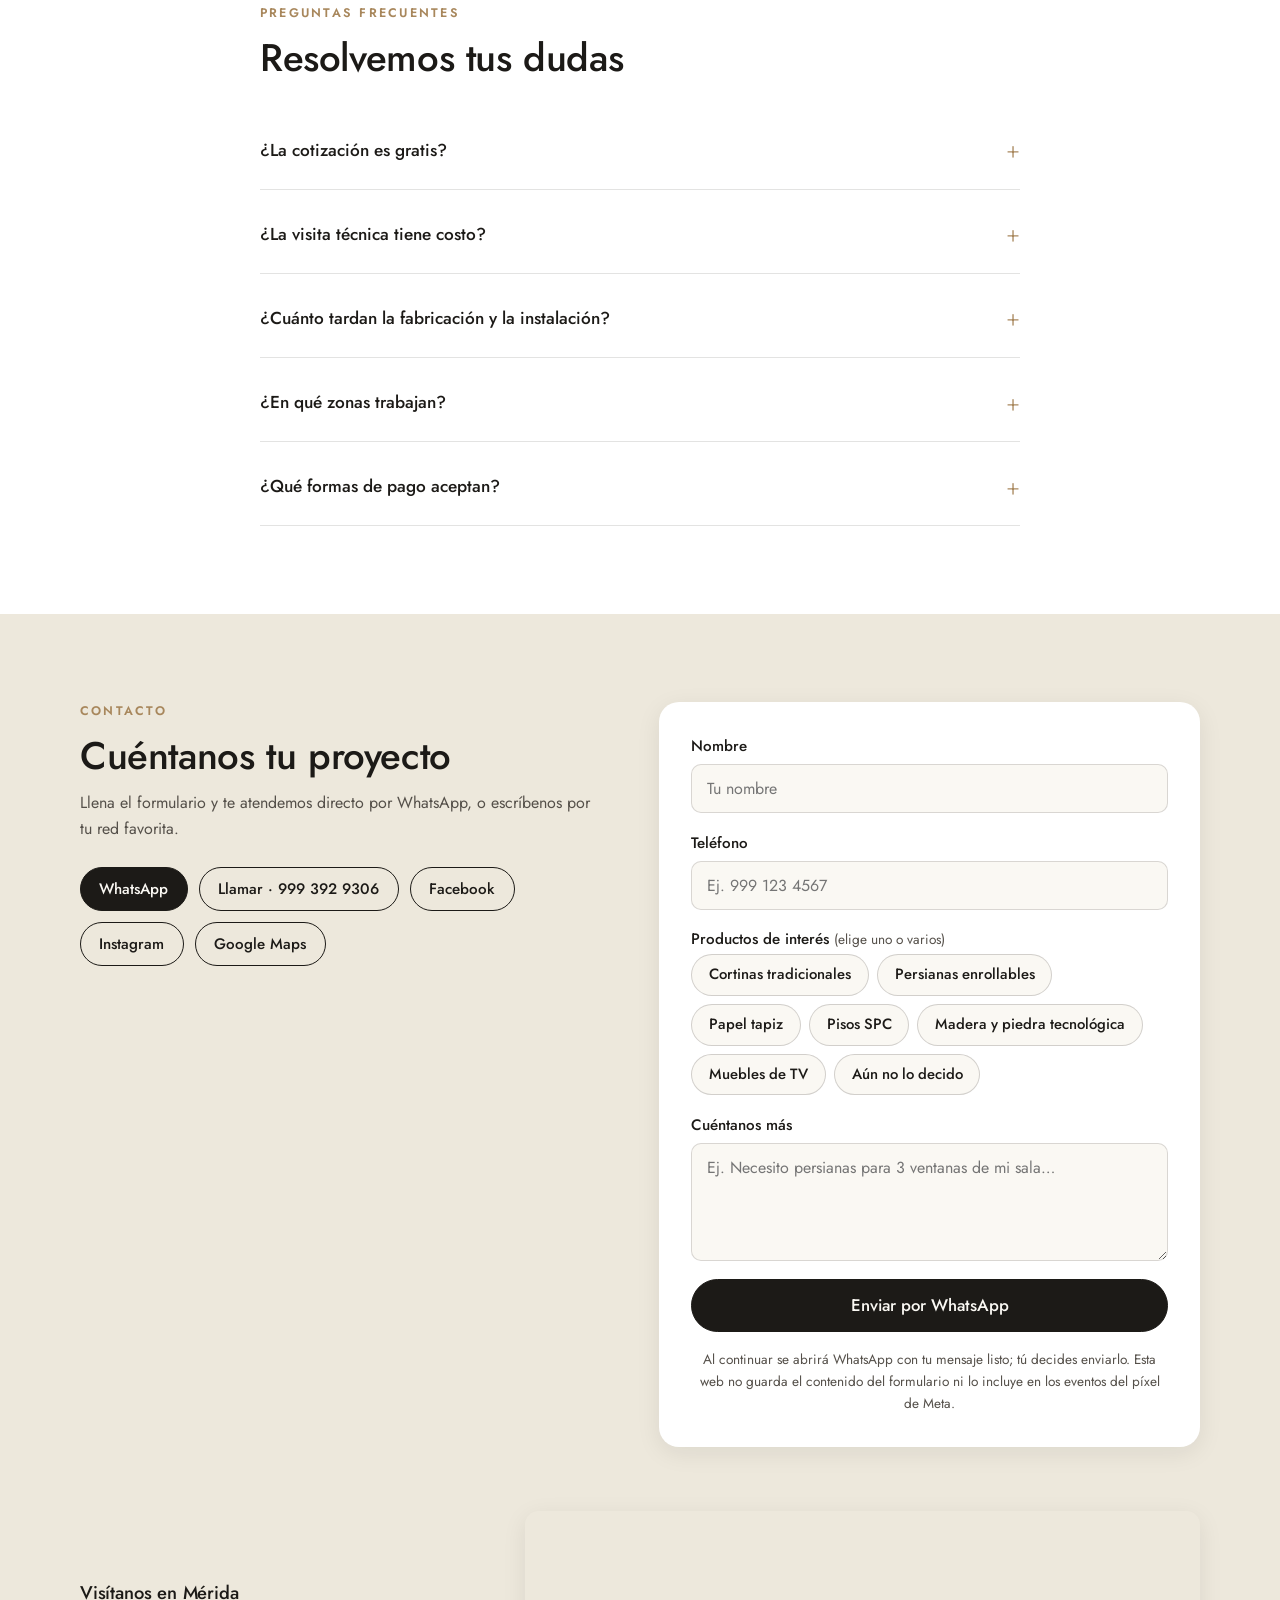
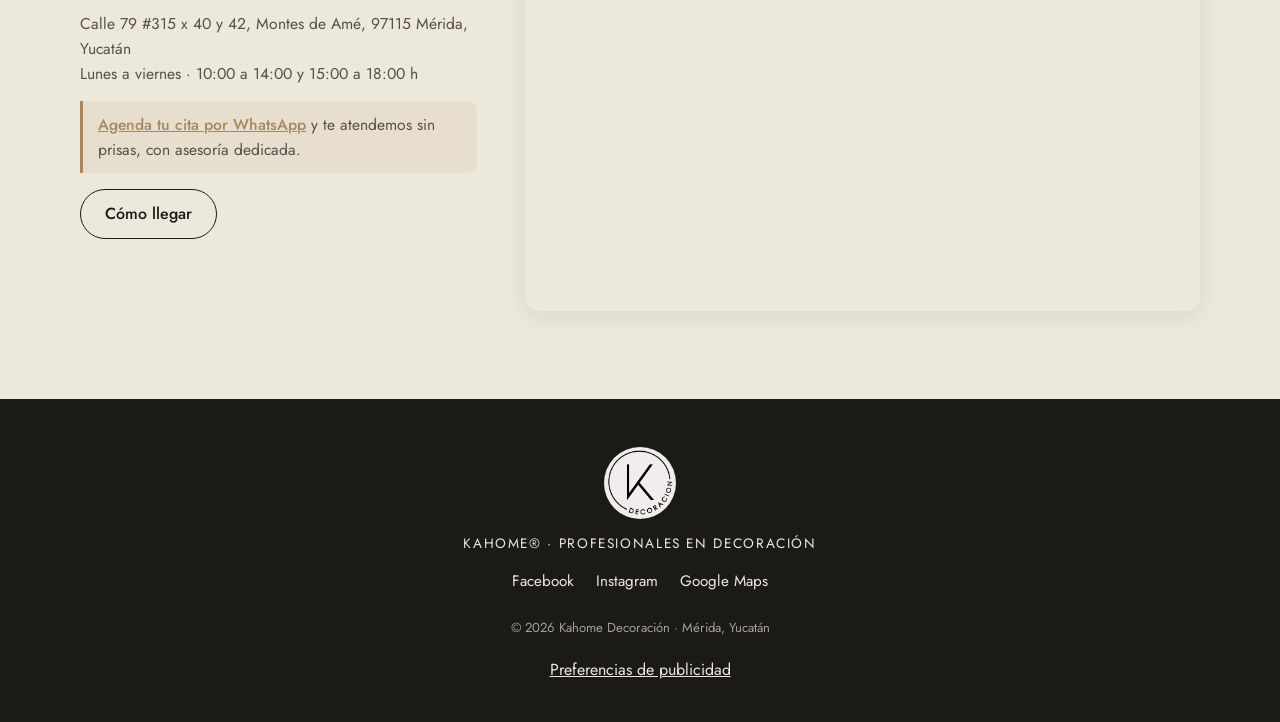
<file: index2.html>
<!DOCTYPE html>
<html lang="es-MX">
<head>
  <meta charset="UTF-8">
  <meta name="viewport" content="width=device-width, initial-scale=1.0">

  <title>Kahome Decoración | Cortinas, Persianas y Papel Tapiz en Mérida</title>
  <!-- Versión anterior (antes del rediseño), guardada para comparar: no indexar -->
  <meta name="robots" content="noindex, nofollow">
  <meta name="description" content="Cortinas, persianas enrollables y papel tapiz a la medida, con asesoría e instalación en Mérida y alrededores, Yucatán. Cotización gratis por WhatsApp.">
  <meta name="keywords" content="cortinas mérida, persianas mérida, persianas enrollables, cortinas blackout, papel tapiz mérida, persianas temozón, cortinas cholul, persianas progreso, pisos spc, madera tecnológica, piedra tecnológica, muebles de tv a la medida, decoración de interiores mérida, kahome decoración">
  <meta name="author" content="Kahome Decoración">
  <link rel="canonical" href="https://kahome.com.mx/">

  <!-- Open Graph / redes sociales -->
  <meta property="og:type" content="website">
  <meta property="og:locale" content="es_MX">
  <meta property="og:site_name" content="Kahome Decoración">
  <meta property="og:title" content="Kahome Decoración | Cortinas, Persianas y Papel Tapiz en Mérida">
  <meta property="og:description" content="Cortinas, persianas y papel tapiz a la medida, con asesoría e instalación en Mérida y alrededores. Cotización gratis por WhatsApp.">
  <meta property="og:url" content="https://kahome.com.mx/">
  <meta property="og:image" content="https://kahome.com.mx/assets/cortinas-sheer-visillo-sala.jpeg">
  <meta name="twitter:card" content="summary_large_image">
  <meta name="twitter:title" content="Kahome Decoración | Cortinas, Persianas y Papel Tapiz en Mérida">
  <meta name="twitter:description" content="Cortinas, persianas enrollables y papel tapiz a la medida, con asesoría e instalación en Mérida y alrededores.">
  <meta name="twitter:image" content="https://kahome.com.mx/assets/cortinas-sheer-visillo-sala.jpeg">

  <link rel="icon" type="image/jpeg" href="assets/logo-circular.jpg">
  <link rel="apple-touch-icon" href="assets/logo-circular.jpg">

  <link rel="preconnect" href="https://fonts.googleapis.com">
  <link rel="preconnect" href="https://fonts.gstatic.com" crossorigin>
  <link href="https://fonts.googleapis.com/css2?family=Jost:ital,wght@0,300;0,400;0,500;0,600;1,400&display=swap" rel="stylesheet">
  <link rel="stylesheet" href="styles.css">
  <link rel="stylesheet" href="tracking.css">

  <!-- Datos estructurados para Google (rich results) -->
  <script type="application/ld+json">
  {
    "@context": "https://schema.org",
    "@type": "HomeAndConstructionBusiness",
    "@id": "https://kahome.com.mx/#negocio",
    "name": "Kahome Decoración",
    "alternateName": "KAHOME",
    "slogan": "Profesionales en decoración",
    "description": "Empresa de decoración en Mérida, Yucatán. Cortinas, persianas enrollables y papel tapiz a la medida, con asesoría, medición e instalación. También pisos SPC, madera y piedra tecnológica y muebles de TV.",
    "url": "https://kahome.com.mx/",
    "image": "https://kahome.com.mx/assets/logo-circular.jpg",
    "logo": "https://kahome.com.mx/assets/logo-kahome.png",
    "address": {
      "@type": "PostalAddress",
      "streetAddress": "Calle 79 #315 x 40 y 42, Montes de Amé",
      "addressLocality": "Mérida",
      "addressRegion": "Yucatán",
      "postalCode": "97115",
      "addressCountry": "MX"
    },
    "geo": {
      "@type": "GeoCoordinates",
      "latitude": 21.0288853,
      "longitude": -89.6222446
    },
    "areaServed": [
      { "@type": "City", "name": "Mérida" },
      { "@type": "Place", "name": "Temozón Norte" },
      { "@type": "Place", "name": "Cholul" },
      { "@type": "Place", "name": "Conkal" },
      { "@type": "City", "name": "Progreso" },
      { "@type": "Place", "name": "Chicxulub Puerto" }
    ],
    "hasMap": "https://maps.app.goo.gl/dJadkimDuMhJVmNC7",
    "telephone": "+52 999 392 9306",
    "openingHoursSpecification": [
      {
        "@type": "OpeningHoursSpecification",
        "dayOfWeek": ["Monday", "Tuesday", "Wednesday", "Thursday", "Friday"],
        "opens": "10:00",
        "closes": "14:00"
      },
      {
        "@type": "OpeningHoursSpecification",
        "dayOfWeek": ["Monday", "Tuesday", "Wednesday", "Thursday", "Friday"],
        "opens": "15:00",
        "closes": "18:00"
      }
    ],
    "priceRange": "$$",
    "sameAs": [
      "https://www.facebook.com/KaHomeMX/",
      "https://www.instagram.com/kahomemx/",
      "https://maps.app.goo.gl/dJadkimDuMhJVmNC7"
    ],
    "makesOffer": [
      { "@type": "Offer", "itemOffered": { "@type": "Product", "name": "Cortinas tradicionales" } },
      { "@type": "Offer", "itemOffered": { "@type": "Product", "name": "Persianas enrollables" } },
      { "@type": "Offer", "itemOffered": { "@type": "Product", "name": "Papel tapiz" } },
      { "@type": "Offer", "itemOffered": { "@type": "Product", "name": "Pisos SPC" } },
      { "@type": "Offer", "itemOffered": { "@type": "Product", "name": "Madera y piedra tecnológica" } },
      { "@type": "Offer", "itemOffered": { "@type": "Product", "name": "Muebles de TV" } }
    ]
  }
  </script>
  <script type="application/ld+json">
  {
    "@context": "https://schema.org",
    "@type": "WebSite",
    "name": "Kahome Decoración",
    "alternateName": ["KaHome", "KaHomeMX"],
    "url": "https://kahome.com.mx/",
    "inLanguage": "es-MX",
    "publisher": { "@id": "https://kahome.com.mx/#negocio" }
  }
  </script>
</head>
<body>

<header class="header" id="header">
  <div class="header-inner container">
    <a href="#inicio" class="header-logo" aria-label="Kahome Decoración — inicio">
      <img src="assets/logo-kahome.png" alt="Kahome Decoración — Profesionales en decoración" width="150" height="45">
    </a>
    <nav class="nav" id="nav" aria-label="Navegación principal">
      <a href="#clientes">Espacios</a>
      <a href="#productos">Productos</a>
      <a href="#proceso">Proceso</a>
      <a href="#proyectos">Proyectos</a>
      <a href="#faq">FAQ</a>
      <a href="#contacto">Contacto</a>
      <a href="#contacto" class="btn btn-primary nav-cta">Cotiza gratis</a>
    </nav>
    <button class="nav-toggle" id="navToggle" aria-expanded="false" aria-controls="nav" aria-label="Abrir menú">
      <span></span><span></span><span></span>
    </button>
  </div>
</header>

<main>

  <!-- ============ HERO ============ -->
  <section class="hero" id="inicio">
    <div class="container hero-grid">
      <div class="hero-copy">
        <p class="eyebrow reveal">Profesionales en decoración</p>
        <h1 class="reveal">Cortinas, persianas y papel tapiz <em>a la medida</em> en Mérida</h1>
        <p class="hero-sub reveal">Transformamos tus espacios en lugares espectaculares. Cuéntanos tu proyecto y te acompañamos de la idea a la instalación.</p>
        <div class="hero-actions reveal">
          <a href="#contacto" class="btn btn-primary btn-lg" data-wa-cta>Cotización gratis por WhatsApp</a>
          <a href="#productos" class="btn btn-ghost btn-lg">Ver productos</a>
        </div>
        <ul class="hero-badges reveal" aria-label="Ventajas">
          <li>Cotización inicial gratis</li>
          <li>Fabricación a la medida</li>
          <li>Instalación profesional</li>
        </ul>
      </div>
      <div class="hero-visual reveal">
        <img src="assets/cortinas-tradicionales-hero.jpg" alt="Cortinas tradicionales instaladas por Kahome Decoración en Mérida" class="hero-img" width="960" height="1280" loading="eager">
      </div>
    </div>
  </section>

  <!-- Resumen indexable para buscadores -->
  <section class="intro" aria-label="Acerca de Kahome">
    <div class="container">
      <p class="intro-text reveal"><strong>Kahome Decoración</strong> es una empresa de Mérida, Yucatán, especializada en <strong>cortinas tradicionales, persianas enrollables y papel tapiz a la medida</strong>. Te asesoramos, medimos e instalamos con acabados profesionales para hogares y negocios en Mérida y sus alrededores. También instalamos pisos SPC, madera y piedra tecnológica y muebles de TV. Pide tu cotización inicial gratis y déjanos guiarte en tu próximo proyecto de decoración.</p>
    </div>
  </section>

  <!-- ============ ESPACIOS EN LOS QUE TRABAJAMOS ============ -->
  <section class="section segments" id="clientes" aria-labelledby="segmentsTitle">
    <div class="container">
      <p class="eyebrow reveal">Espacios en los que trabajamos</p>
      <h2 class="reveal" id="segmentsTitle">De tu casa a un edificio completo</h2>
      <p class="section-sub reveal">Cada espacio pide algo distinto. Te asesoramos según cómo se va a usar.</p>

      <!-- REEMPLAZAR: cuando haya fotos reales de cada tipo de obra, agregar una imagen arriba de cada tarjeta -->
      <ul class="segment-grid">
        <li class="segment-card reveal">
          <h3>Casas</h3>
          <p>Recámaras oscuras y frescas, salas con luz sin calor y muros que cambian el ambiente.</p>
        </li>
        <li class="segment-card reveal">
          <h3>Departamentos y Airbnb</h3>
          <p>Blackout que tus huéspedes notan en las reseñas, con la instalación coordinada con tus reservas.</p>
        </li>
        <li class="segment-card reveal">
          <h3>Oficinas y gobierno</h3>
          <p>Persianas screen que quitan el reflejo de las pantallas sin perder la luz natural.</p>
        </li>
        <li class="segment-card reveal">
          <h3>Edificios y desarrollos</h3>
          <p>Muchas ventanas, un solo acabado: medimos, cotizamos el proyecto completo y coordinamos con tu obra.</p>
        </li>
      </ul>

      <p class="segments-proof reveal">Hemos instalado en casas, departamentos de renta vacacional, oficinas, edificios de departamentos y dependencias de gobierno en Mérida.</p>
    </div>
  </section>

  <!-- ============ PRODUCTOS ============ -->
  <section class="section products" id="productos">
    <div class="container">
      <p class="eyebrow reveal">Nuestros productos</p>
      <h2 class="reveal">Cortinas, persianas y papel tapiz a la medida en Mérida</h2>
      <p class="section-sub reveal">Diseñados para el clima de Yucatán: menos calor, protección UV y materiales que aguantan la humedad. Toca una categoría para ver sus opciones y pide cotización.</p>

      <div class="product-grid" id="productGrid">

        <article class="product-card reveal" data-product="Cortinas tradicionales">
          <button class="product-head" aria-expanded="false">
            <div class="product-visual">
              <img src="assets/cortinas-sheer-visillo-sala.jpeg" alt="Cortinas sheer de piso a techo instaladas por Kahome Decoración en una sala de Mérida" width="1201" height="1309" loading="lazy" decoding="async">
            </div>
            <div class="product-title">
              <h3>Cortinas tradicionales</h3>
              <p>Caída elegante que viste tus ventanas y frena el calor del día.</p>
            </div>
            <span class="product-chevron" aria-hidden="true"></span>
          </button>
          <div class="product-panel">
            <div class="panel-body">
            <ul class="sub-list">
              <li><strong>Tradicionales y decorativas</strong><span>Telas y pliegues que visten cualquier espacio.</span></li>
              <li><strong>Blackout térmico</strong><span>Bloquean luz y calor: recámaras oscuras y más frescas.</span></li>
              <li><strong>Sheer / visillo</strong><span>Luz suave y privacidad, sin el golpe directo del sol.</span></li>
              <li><strong>Motorizadas</strong><span>Control a distancia para mayor comodidad.</span></li>
            </ul>
            <button class="btn btn-primary btn-quote" data-quote="Cortinas tradicionales">Cotizar cortinas</button>
            </div>
          </div>
        </article>

        <article class="product-card reveal" data-product="Persianas enrollables">
          <button class="product-head" aria-expanded="false">
            <div class="product-visual">
              <img src="assets/persianas-enrollables-blackout-oficina.jpeg" alt="Persianas enrollables blackout instaladas por Kahome Decoración en una oficina de Mérida" width="1280" height="960" loading="lazy" decoding="async">
            </div>
            <div class="product-title">
              <h3>Persianas enrollables</h3>
              <p>Frenan el sol yucateco sin renunciar a la vista ni a la luz.</p>
            </div>
            <span class="product-chevron" aria-hidden="true"></span>
          </button>
          <div class="product-panel">
            <div class="panel-body">
            <ul class="sub-list">
              <li><strong>Enrollables screen</strong><span>Protección UV que deja pasar la vista, no el calor.</span></li>
              <li><strong>Enrollables blackout</strong><span>Oscuridad total y espacios más frescos: tu aire acondicionado trabaja menos.</span></li>
              <li><strong>Sheer elegance</strong><span>Doble tela que combina luz, sombra y elegancia.</span></li>
            </ul>
            <button class="btn btn-primary btn-quote" data-quote="Persianas enrollables">Cotizar persianas</button>
            </div>
          </div>
        </article>

        <article class="product-card reveal" data-product="Papel tapiz">
          <button class="product-head" aria-expanded="false">
            <div class="product-visual" aria-hidden="true">
              <!-- REEMPLAZAR: foto real de papel tapiz instalado por Kahome -->
              <svg viewBox="0 0 120 90"><rect width="120" height="90" fill="#EDE8DC"/><rect x="14" y="10" width="92" height="72" rx="3" fill="#FAF8F3" stroke="#1c1a17" stroke-width="2"/><path d="M22 20 q8 12 0 24 q-8 12 0 24" stroke="#1c1a17" stroke-width="1.5" fill="none" opacity="0.6"/><path d="M42 20 q8 12 0 24 q-8 12 0 24" stroke="#C8A97E" stroke-width="2" fill="none"/><path d="M62 20 q8 12 0 24 q-8 12 0 24" stroke="#1c1a17" stroke-width="1.5" fill="none" opacity="0.6"/><path d="M82 20 q8 12 0 24 q-8 12 0 24" stroke="#C8A97E" stroke-width="2" fill="none"/><path d="M98 20 q8 12 0 24 q-8 12 0 24" stroke="#1c1a17" stroke-width="1.5" fill="none" opacity="0.6"/></svg>
            </div>
            <div class="product-title">
              <h3>Papel tapiz</h3>
              <p>Textura y color que renuevan cualquier pared, con acabados resistentes a la humedad.</p>
            </div>
            <span class="product-chevron" aria-hidden="true"></span>
          </button>
          <div class="product-panel">
            <div class="panel-body">
            <ul class="sub-list">
              <li><strong>Texturizado y liso</strong><span>Diseños lisos, texturas o motivos decorativos para cada ambiente.</span></li>
              <li><strong>Fibra de vidrio</strong><span>Mayor durabilidad, ideal para el clima húmedo de Yucatán.</span></li>
            </ul>
            <button class="btn btn-primary btn-quote" data-quote="Papel tapiz">Cotizar papel tapiz</button>
            </div>
          </div>
        </article>

        <article class="product-card reveal" data-product="Pisos SPC">
          <button class="product-head" aria-expanded="false">
            <div class="product-visual" aria-hidden="true">
              <!-- REEMPLAZAR: foto real de piso SPC instalado -->
              <svg viewBox="0 0 120 90"><rect width="120" height="90" fill="#EDE8DC"/><g stroke="#1c1a17" stroke-width="2"><rect x="10" y="14" width="48" height="18" fill="#FAF8F3"/><rect x="62" y="14" width="48" height="18" fill="#D9CFBB"/><rect x="10" y="36" width="24" height="18" fill="#D9CFBB"/><rect x="38" y="36" width="48" height="18" fill="#FAF8F3"/><rect x="90" y="36" width="20" height="18" fill="#C8A97E"/><rect x="10" y="58" width="48" height="18" fill="#FAF8F3"/><rect x="62" y="58" width="48" height="18" fill="#D9CFBB"/></g></svg>
            </div>
            <div class="product-title">
              <h3>Pisos SPC</h3>
              <p>Piso rígido 100% impermeable, resistente a la humedad y a los golpes del día a día.</p>
            </div>
            <span class="product-chevron" aria-hidden="true"></span>
          </button>
          <div class="product-panel">
            <div class="panel-body">
            <ul class="sub-list">
              <li><strong>Efecto madera</strong><span>La calidez visual de la madera, sin que la humedad la deforme.</span></li>
              <li><strong>Click system</strong><span>Instalación rápida y limpia, sin necesidad de pegamento.</span></li>
            </ul>
            <button class="btn btn-primary btn-quote" data-quote="Pisos SPC">Cotizar piso SPC</button>
            </div>
          </div>
        </article>

        <article class="product-card reveal" data-product="Madera y piedra tecnológica">
          <button class="product-head" aria-expanded="false">
            <div class="product-visual">
              <img src="assets/piedra-tecnologica-madera-recepcion.jpeg" alt="Muro de madera y piedra tecnológica instalado por Kahome Decoración en una recepción de Mérida" width="1280" height="960" loading="lazy" decoding="async">
            </div>
            <div class="product-title">
              <h3>Madera y piedra tecnológica</h3>
              <p>El aspecto natural de la madera y la piedra, hechos para resistir el trópico sin mantenimiento.</p>
            </div>
            <span class="product-chevron" aria-hidden="true"></span>
          </button>
          <div class="product-panel">
            <div class="panel-body">
            <ul class="sub-list">
              <li><strong>Madera tecnológica</strong><span>Fachadas, pérgolas y muros con calidez de madera sin pudrirse ni decolorarse.</span></li>
              <li><strong>Piedra tecnológica</strong><span>Acabado ultraligero, fácil de instalar y sin obra.</span></li>
            </ul>
            <button class="btn btn-primary btn-quote" data-quote="Madera y piedra tecnológica">Cotizar madera y piedra</button>
            </div>
          </div>
        </article>

        <article class="product-card reveal" data-product="Muebles de TV">
          <button class="product-head" aria-expanded="false">
            <div class="product-visual">
              <img src="assets/mueble-tv-madera-piedra.jpeg" alt="Mueble de TV a la medida con panel de madera y piedra tecnológica fabricado por Kahome Decoración" width="1200" height="1334" loading="lazy" decoding="async">
            </div>
            <div class="product-title">
              <h3>Muebles de TV</h3>
              <p>Muebles a la medida que integran tu pantalla y dan orden a la sala.</p>
            </div>
            <span class="product-chevron" aria-hidden="true"></span>
          </button>
          <div class="product-panel">
            <div class="panel-body">
            <ul class="sub-list">
              <li><strong>A la medida</strong><span>Diseñados según el espacio y estilo de tu sala.</span></li>
              <li><strong>Con almacenamiento</strong><span>Espacio integrado para consolas, decoración y orden.</span></li>
            </ul>
            <button class="btn btn-primary btn-quote" data-quote="Muebles de TV">Cotizar mueble de TV</button>
            </div>
          </div>
        </article>

      </div>

      <!-- En pantalla grande los subproductos se muestran aquí (las tarjetas no se mueven) -->
      <div class="product-detail" id="productDetail" aria-live="polite">
        <div class="product-detail-inner"></div>
      </div>

      <!-- Comparativa rápida de telas para ventanas -->
      <div class="compare reveal">
        <h3>¿Screen, blackout o sheer elegance? Compara y elige</h3>
        <div class="compare-wrap">
          <table class="compare-table">
            <thead>
              <tr>
                <th scope="col"><span class="sr-only">Característica</span></th>
                <th scope="col">Screen</th>
                <th scope="col">Blackout</th>
                <th scope="col">Sheer elegance</th>
              </tr>
            </thead>
            <tbody>
              <tr>
                <th scope="row">Luz</th>
                <td>Tamizada, sin reflejos molestos</td>
                <td>Oscuridad total</td>
                <td>Regulable: de luz suave a sombra</td>
              </tr>
              <tr>
                <th scope="row">Calor</th>
                <td>Filtra el sol y los rayos UV</td>
                <td>Máximo bloqueo térmico</td>
                <td>Bloqueo medio, ajustable</td>
              </tr>
              <tr>
                <th scope="row">Privacidad</th>
                <td>De día sí; de noche parcial</td>
                <td>Total, día y noche</td>
                <td>Regulable con las franjas</td>
              </tr>
              <tr>
                <th scope="row">Vista al exterior</th>
                <td>Se conserva</td>
                <td>No hay</td>
                <td>Parcial, al abrir las franjas</td>
              </tr>
              <tr>
                <th scope="row">Ideal para</th>
                <td>Salas, oficinas y ventanales</td>
                <td>Recámaras y salas de TV</td>
                <td>Salas y comedores elegantes</td>
              </tr>
            </tbody>
          </table>
        </div>
        <p class="compare-note">¿Aún con dudas? <a href="#" data-wa-link>Escríbenos por WhatsApp</a> y te asesoramos sin costo.</p>
      </div>
    </div>
  </section>

  <!-- ============ PROCESO ============ -->
  <section class="section process" id="proceso">
    <div class="container">
      <p class="eyebrow reveal">Cómo trabajamos</p>
      <h2 class="reveal">De la idea a la instalación, te acompañamos en todo</h2>
      <ol class="process-steps">
        <li class="reveal">
          <span class="step-num">1</span>
          <h3>Cotización inicial gratis</h3>
          <p>Cuéntanos tu proyecto por WhatsApp y recibe una cotización inicial sin costo.</p>
        </li>
        <li class="reveal">
          <span class="step-num">2</span>
          <h3>Visita técnica</h3>
          <p>Agendamos una visita para tomar medidas exactas y asesorarte en materiales y estilo.</p>
        </li>
        <li class="reveal">
          <span class="step-num">3</span>
          <h3>Fabricación a la medida</h3>
          <p>Fabricamos tu pedido con materiales de calidad, exacto a las medidas de tu espacio.</p>
        </li>
        <li class="reveal">
          <span class="step-num">4</span>
          <h3>Instalación profesional</h3>
          <p>Nuestro equipo instala con acabados limpios y te explica el cuidado de tu producto.</p>
        </li>
      </ol>
    </div>
  </section>

  <!-- ============ PROYECTOS / TESTIMONIOS ============ -->
  <section class="section projects" id="proyectos">
    <div class="container">
      <p class="eyebrow reveal">Casos de éxito</p>
      <h2 class="reveal">Espacios que ya transformamos</h2>

      <div class="project-grid">
        <!-- REEMPLAZAR: fotos y descripciones de proyectos reales de Kahome -->
        <figure class="project-card reveal">
          <div class="project-visual project-visual--a" aria-hidden="true"></div>
          <figcaption>
            <h3>Recámara con blackout motorizado</h3>
            <p>Descanso total: oscuridad completa y control desde el celular.</p>
          </figcaption>
        </figure>
        <figure class="project-card reveal">
          <div class="project-visual project-visual--b" aria-hidden="true"></div>
          <figcaption>
            <h3>Sala con piso SPC efecto madera</h3>
            <p>La calidez de la madera, resistente a la humedad del trópico.</p>
          </figcaption>
        </figure>
        <figure class="project-card reveal">
          <div class="project-visual project-visual--c" aria-hidden="true"></div>
          <figcaption>
            <h3>Recámara con papel tapiz de textura</h3>
            <p>Un acento con carácter, instalado en un solo día.</p>
          </figcaption>
        </figure>
      </div>

      <!-- Versión anterior (testimonios genéricos) — conservada por si hacemos rollback
      <div class="testimonial-grid">
        <blockquote class="testimonial reveal">
          <span class="stars" aria-label="5 de 5 estrellas">★★★★★</span>
          <p>“Excelente atención desde la cotización hasta la instalación. Las persianas quedaron perfectas.”</p>
          <cite>— Cliente en Mérida</cite>
        </blockquote>
        <blockquote class="testimonial reveal">
          <span class="stars" aria-label="5 de 5 estrellas">★★★★★</span>
          <p>“El muro tipo mármol transformó mi sala por completo. Rápido, limpio y sin obra.”</p>
          <cite>— Cliente en Mérida</cite>
        </blockquote>
        <blockquote class="testimonial reveal">
          <span class="stars" aria-label="5 de 5 estrellas">★★★★★</span>
          <p>“Muy profesionales, cumplieron los tiempos y el acabado de las cortinas es de primera.”</p>
          <cite>— Cliente en Mérida</cite>
        </blockquote>
      </div>
      -->

      <!-- Reseñas reales del perfil de Google, con ortografía y signos ajustados, sin emojis; el texto completo está en Maps. La inicial del avatar coincide con el nombre. -->
      <div class="testimonial-grid">
        <blockquote class="testimonial testimonial--google reveal">
          <div class="review-head">
            <span class="review-avatar" aria-hidden="true">W</span>
            <div class="review-meta">
              <cite>Wendy Rosado</cite>
              <span class="stars" aria-label="5 de 5 estrellas">★★★★★</span>
            </div>
            <svg class="review-g" viewBox="0 0 24 24" aria-label="Reseña de Google" role="img"><path fill="#4285F4" d="M23.5 12.3c0-.8-.1-1.6-.2-2.3H12v4.5h6.5c-.3 1.6-1.2 2.9-2.5 3.8v3.1h4c2.4-2.2 3.5-5.4 3.5-9.1z"/><path fill="#34A853" d="M12 24c3.2 0 6-1.1 8-2.9l-4-3.1c-1.1.7-2.5 1.2-4 1.2-3.1 0-5.7-2.1-6.6-4.9H1.3v3.2C3.3 21.5 7.3 24 12 24z"/><path fill="#FBBC05" d="M5.4 14.3c-.2-.7-.4-1.5-.4-2.3s.1-1.6.4-2.3V6.5H1.3C.5 8.2 0 10 0 12s.5 3.8 1.3 5.5l4.1-3.2z"/><path fill="#EA4335" d="M12 4.8c1.8 0 3.3.6 4.6 1.8l3.4-3.4C18 1.2 15.2 0 12 0 7.3 0 3.3 2.5 1.3 6.5l4.1 3.2C6.3 6.9 8.9 4.8 12 4.8z"/></svg>
          </div>
          <p>“Me encantó la atención y asesoría, cuentan con variedad de telas y modelos por lo que pude encontrar la opción perfecta para mis espacios, instalación impecable y puntual, super recomiendo.”</p>
        </blockquote>
        <blockquote class="testimonial testimonial--google reveal">
          <div class="review-head">
            <span class="review-avatar" aria-hidden="true">C</span>
            <div class="review-meta">
              <cite>Carolina Salazar</cite>
              <span class="stars" aria-label="5 de 5 estrellas">★★★★★</span>
            </div>
            <svg class="review-g" viewBox="0 0 24 24" aria-label="Reseña de Google" role="img"><path fill="#4285F4" d="M23.5 12.3c0-.8-.1-1.6-.2-2.3H12v4.5h6.5c-.3 1.6-1.2 2.9-2.5 3.8v3.1h4c2.4-2.2 3.5-5.4 3.5-9.1z"/><path fill="#34A853" d="M12 24c3.2 0 6-1.1 8-2.9l-4-3.1c-1.1.7-2.5 1.2-4 1.2-3.1 0-5.7-2.1-6.6-4.9H1.3v3.2C3.3 21.5 7.3 24 12 24z"/><path fill="#FBBC05" d="M5.4 14.3c-.2-.7-.4-1.5-.4-2.3s.1-1.6.4-2.3V6.5H1.3C.5 8.2 0 10 0 12s.5 3.8 1.3 5.5l4.1-3.2z"/><path fill="#EA4335" d="M12 4.8c1.8 0 3.3.6 4.6 1.8l3.4-3.4C18 1.2 15.2 0 12 0 7.3 0 3.3 2.5 1.3 6.5l4.1 3.2C6.3 6.9 8.9 4.8 12 4.8z"/></svg>
          </div>
          <p>“Excelente servicio, les recomiendo este lugar. Amplia gama de persianas. Me encantó como lucen en mi comedor y las habitaciones de mi casa.”</p>
        </blockquote>
        <blockquote class="testimonial testimonial--google reveal">
          <div class="review-head">
            <span class="review-avatar" aria-hidden="true">Y</span>
            <div class="review-meta">
              <cite>Yulsie Pérez</cite>
              <span class="stars" aria-label="5 de 5 estrellas">★★★★★</span>
            </div>
            <svg class="review-g" viewBox="0 0 24 24" aria-label="Reseña de Google" role="img"><path fill="#4285F4" d="M23.5 12.3c0-.8-.1-1.6-.2-2.3H12v4.5h6.5c-.3 1.6-1.2 2.9-2.5 3.8v3.1h4c2.4-2.2 3.5-5.4 3.5-9.1z"/><path fill="#34A853" d="M12 24c3.2 0 6-1.1 8-2.9l-4-3.1c-1.1.7-2.5 1.2-4 1.2-3.1 0-5.7-2.1-6.6-4.9H1.3v3.2C3.3 21.5 7.3 24 12 24z"/><path fill="#FBBC05" d="M5.4 14.3c-.2-.7-.4-1.5-.4-2.3s.1-1.6.4-2.3V6.5H1.3C.5 8.2 0 10 0 12s.5 3.8 1.3 5.5l4.1-3.2z"/><path fill="#EA4335" d="M12 4.8c1.8 0 3.3.6 4.6 1.8l3.4-3.4C18 1.2 15.2 0 12 0 7.3 0 3.3 2.5 1.3 6.5l4.1 3.2C6.3 6.9 8.9 4.8 12 4.8z"/></svg>
          </div>
          <p>“Yo tenía algo en mente, se los platiqué y ellos me propusieron algo que me encantó aún más. Mejoraron mi espacio de trabajo. Es increíble cómo cambió toda la sensación a mi alrededor. Además, excelente y rápido servicio.”</p>
        </blockquote>
      </div>

      <p class="review-cta reveal"><a href="https://maps.app.goo.gl/dJadkimDuMhJVmNC7" target="_blank" rel="noopener">Lee todas nuestras reseñas en Google</a> · ¿Ya eres cliente? <a href="https://g.page/r/CW_ckJtFS6PMEBM/review" target="_blank" rel="noopener">Déjanos la tuya</a> ⭐</p>
    </div>
  </section>

  <!-- ============ FAQ ============ -->
  <section class="section faq" id="faq">
    <div class="container container--narrow">
      <p class="eyebrow reveal">Preguntas frecuentes</p>
      <h2 class="reveal">Resolvemos tus dudas</h2>

      <details class="faq-item reveal">
        <summary>¿La cotización es gratis?</summary>
        <p>Sí. La cotización inicial por WhatsApp es totalmente gratis: nos cuentas tu proyecto, medidas aproximadas y el producto que te interesa, y te damos un estimado sin compromiso.</p>
      </details>
      <details class="faq-item reveal">
        <summary>¿La visita técnica tiene costo?</summary>
        <p>La visita técnica para toma de medidas exactas tiene un costo que se informa al agendar y se bonifica al confirmar tu proyecto con nosotros.</p>
      </details>
      <details class="faq-item reveal">
        <summary>¿Cuánto tardan la fabricación y la instalación?</summary>
        <p>Depende del producto y las medidas, pero la mayoría de los proyectos se fabrican e instalan en pocos días. Al cotizar te damos una fecha estimada clara.</p>
      </details>
      <details class="faq-item reveal">
        <summary>¿En qué zonas trabajan?</summary>
        <p>Atendemos toda Mérida y sus alrededores, incluidos Progreso y Chicxulub. Si estás en otra zona de Yucatán, escríbenos y lo revisamos.</p>
      </details>
      <details class="faq-item reveal">
        <summary>¿Qué formas de pago aceptan?</summary>
        <p>Aceptamos transferencia y efectivo. Pregúntanos por las opciones disponibles al confirmar tu proyecto.</p>
      </details>
    </div>
  </section>

  <!-- ============ CONTACTO ============ -->
  <section class="section contact" id="contacto">
    <div class="container contact-grid">
      <div class="contact-info">
        <p class="eyebrow reveal">Contacto</p>
        <h2 class="reveal">Cuéntanos tu proyecto</h2>
        <p class="section-sub reveal">Llena el formulario y te atendemos directo por WhatsApp, o escríbenos por tu red favorita.</p>

        <ul class="contact-channels reveal">
          <li><a href="#" data-wa-link class="channel channel--wa">WhatsApp</a></li>
          <li><a href="tel:+529993929306" class="channel">Llamar · 999 392 9306</a></li>
          <li><a href="https://www.facebook.com/KaHomeMX/" target="_blank" rel="noopener" class="channel">Facebook</a></li>
          <li><a href="https://www.instagram.com/kahomemx/" target="_blank" rel="noopener" class="channel">Instagram</a></li>
          <li><a href="https://maps.app.goo.gl/dJadkimDuMhJVmNC7" target="_blank" rel="noopener" class="channel">Google Maps</a></li>
        </ul>

      </div>

      <form class="contact-form reveal" id="contactForm" novalidate>
        <div class="field">
          <label for="fNombre">Nombre</label>
          <input type="text" id="fNombre" name="nombre" placeholder="Tu nombre" required autocomplete="name">
        </div>
        <div class="field">
          <label for="fTelefono">Teléfono</label>
          <input type="tel" id="fTelefono" name="telefono" placeholder="Ej. 999 123 4567" autocomplete="tel">
        </div>
        <fieldset class="field field--checks">
          <legend>Productos de interés <span class="legend-hint">(elige uno o varios)</span></legend>
          <div class="check-grid" id="productChecks">
            <label class="check-pill"><input type="checkbox" name="producto" value="Cortinas tradicionales"><span>Cortinas tradicionales</span></label>
            <label class="check-pill"><input type="checkbox" name="producto" value="Persianas enrollables"><span>Persianas enrollables</span></label>
            <label class="check-pill"><input type="checkbox" name="producto" value="Papel tapiz"><span>Papel tapiz</span></label>
            <label class="check-pill"><input type="checkbox" name="producto" value="Pisos SPC"><span>Pisos SPC</span></label>
            <label class="check-pill"><input type="checkbox" name="producto" value="Madera y piedra tecnológica"><span>Madera y piedra tecnológica</span></label>
            <label class="check-pill"><input type="checkbox" name="producto" value="Muebles de TV"><span>Muebles de TV</span></label>
            <label class="check-pill"><input type="checkbox" name="producto" value="Aún no lo decido"><span>Aún no lo decido</span></label>
          </div>
        </fieldset>
        <div class="field">
          <label for="fMensaje">Cuéntanos más</label>
          <textarea id="fMensaje" name="mensaje" rows="4" placeholder="Ej. Necesito persianas para 3 ventanas de mi sala…"></textarea>
        </div>
        <button type="submit" class="btn btn-primary btn-lg btn-block">Enviar por WhatsApp</button>
        <p class="form-note">Al continuar se abrirá WhatsApp con tu mensaje listo; tú decides enviarlo. Esta web no guarda el contenido del formulario ni lo incluye en los eventos del píxel de Meta.</p>
      </form>

      <div class="location reveal" id="ubicacion">
        <div class="location-info">
          <h3>Visítanos en Mérida</h3>
          <p>Calle 79 #315 x 40 y 42, Montes de Amé, 97115 Mérida, Yucatán</p>
          <p>Lunes a viernes · 10:00 a 14:00 y 15:00 a 18:00 h</p>
          <p class="location-note"><a href="#" data-wa-link><strong>Agenda tu cita por WhatsApp</strong></a> y te atendemos sin prisas, con asesoría dedicada.</p>
          <a href="https://maps.app.goo.gl/dJadkimDuMhJVmNC7" target="_blank" rel="noopener" class="btn btn-ghost">Cómo llegar</a>
        </div>
        <iframe class="map-embed" src="https://www.google.com/maps/embed?pb=!1m18!1m12!1m3!1d329.1668193054172!2d-89.62219225387972!3d21.028786794710097!2m3!1f0!2f0!3f0!3m2!1i1024!2i768!4f13.1!3m3!1m2!1s0x8f567751837460ef%3A0xcca34b459b90dc6f!2sKahome%20Decoraci%C3%B3n!5e0!3m2!1ses-419!2smx!4v1783754987020!5m2!1ses-419!2smx" allowfullscreen="" loading="lazy" referrerpolicy="strict-origin-when-cross-origin" title="Ubicación de Kahome Decoración en Google Maps"></iframe>
      </div>
    </div>
  </section>

</main>

<footer class="footer">
  <div class="container footer-inner">
    <img src="assets/logo-circular.jpg" alt="Sello de Kahome Decoración" class="footer-logo" width="72" height="72" loading="lazy">
    <p class="footer-tagline">KAHOME® · Profesionales en decoración</p>
    <nav class="footer-links" aria-label="Redes sociales">
      <a href="https://www.facebook.com/KaHomeMX/" target="_blank" rel="noopener">Facebook</a>
      <a href="https://www.instagram.com/kahomemx/" target="_blank" rel="noopener">Instagram</a>
      <a href="https://maps.app.goo.gl/dJadkimDuMhJVmNC7" target="_blank" rel="noopener">Google Maps</a>
    </nav>
    <p class="footer-copy">© <span id="year">2026</span> Kahome Decoración · Mérida, Yucatán</p>
    <button type="button" class="marketing-settings" id="marketingSettings">Preferencias de publicidad</button>
  </div>
</footer>

<a href="tel:+529993929306" class="call-float" aria-label="Llámanos: 999 392 9306">
  <svg viewBox="0 0 24 24" width="22" height="22" fill="currentColor" aria-hidden="true"><path d="M6.62 10.79a15.05 15.05 0 0 0 6.59 6.59l2.2-2.2a1 1 0 0 1 1.02-.24c1.12.37 2.33.57 3.57.57a1 1 0 0 1 1 1V20a1 1 0 0 1-1 1C10.61 21 3 13.39 3 4a1 1 0 0 1 1-1h3.5a1 1 0 0 1 1 1c0 1.24.2 2.45.57 3.57a1 1 0 0 1-.25 1.02l-2.2 2.2z"/></svg>
</a>

<a href="#" class="wa-float" data-wa-link aria-label="Escríbenos por WhatsApp">
  <svg viewBox="0 0 24 24" width="26" height="26" fill="currentColor" aria-hidden="true"><path d="M12.04 2c-5.46 0-9.9 4.44-9.9 9.9 0 1.75.46 3.45 1.33 4.95L2 22l5.3-1.39c1.45.79 3.08 1.21 4.74 1.21h.01c5.46 0 9.9-4.44 9.9-9.9 0-2.65-1.03-5.14-2.9-7.01A9.84 9.84 0 0 0 12.04 2zm0 18.15h-.01c-1.48 0-2.93-.4-4.2-1.15l-.3-.18-3.12.82.83-3.04-.2-.31a8.26 8.26 0 0 1-1.26-4.38c0-4.54 3.7-8.24 8.25-8.24 2.2 0 4.27.86 5.82 2.42a8.18 8.18 0 0 1 2.41 5.83c0 4.54-3.7 8.23-8.24 8.23zm4.52-6.16c-.25-.12-1.47-.72-1.69-.81-.23-.08-.39-.12-.56.13-.17.25-.64.8-.78.97-.14.17-.29.19-.54.06-.25-.12-1.05-.39-1.99-1.23-.74-.66-1.23-1.47-1.38-1.72-.14-.25-.02-.38.11-.51.11-.11.25-.29.37-.43.12-.14.17-.25.25-.41.08-.17.04-.31-.02-.43-.06-.12-.56-1.34-.76-1.84-.2-.48-.41-.42-.56-.43h-.48c-.17 0-.43.06-.66.31-.22.25-.86.85-.86 2.07 0 1.22.89 2.4 1.01 2.56.12.17 1.75 2.67 4.23 3.74.59.26 1.05.41 1.41.52.59.19 1.13.16 1.56.1.48-.07 1.47-.6 1.67-1.18.21-.58.21-1.07.15-1.18-.06-.11-.22-.17-.47-.29z"/></svg>
</a>

<section class="marketing-consent" id="marketingConsent" aria-labelledby="marketingTitle" hidden>
  <h2 id="marketingTitle">Tu privacidad</h2>
  <p>Con tu permiso, usamos el píxel de Meta para medir visitas y clics a WhatsApp y mejorar nuestra publicidad. Puedes rechazarlo y cotizar igualmente.</p>
  <details>
    <summary>Qué compartimos y cómo cambiar tu decisión</summary>
    <p>Si aceptas, Meta recibe eventos de navegación, la URL visitada y datos técnicos como IP, navegador e identificadores de cookies; puede asociarlos con tu cuenta para medir y personalizar anuncios. No incluimos tu nombre, teléfono ni mensaje del formulario en estos eventos. Guardamos tu elección durante 180 días. Puedes retirarla en “Preferencias de publicidad”, al pie de la página. Esto detiene nuevos eventos, pero no elimina los ya enviados. Consulta la <a href="https://www.facebook.com/privacy/policy/" target="_blank" rel="noopener noreferrer">política de privacidad de Meta</a>.</p>
  </details>
  <div class="marketing-actions">
    <button type="button" id="marketingReject">Rechazar</button>
    <button type="button" id="marketingAccept">Aceptar publicidad</button>
  </div>
</section>
<script src="tracking.js"></script>
<script src="script.js"></script>
</body>
</html>
</file>
<file: styles.css>
/* ============================================================
   KAHOME Decoración — landing page
   Paleta derivada del logo: negro suave + crema + arena
   Mobile-first: base = 360px, breakpoints 640px / 960px
   ============================================================ */

:root {
  --ink: #1c1a17;
  --ink-soft: #55504a;
  --cream: #ede8dc;
  --cream-dark: #d9cfbb;
  --paper: #faf8f3;
  --white: #ffffff;
  --sand: #c8a97e;
  --sand-dark: #a8875c;
  --wa: #25d366;
  --radius: 14px;
  --radius-lg: 20px;
  --shadow: 0 6px 24px rgba(28, 26, 23, 0.08);
  --shadow-lift: 0 14px 36px rgba(28, 26, 23, 0.14);
  --font: "Jost", system-ui, -apple-system, "Segoe UI", sans-serif;
  --header-h: 68px;
}

* { margin: 0; padding: 0; box-sizing: border-box; }

html { scroll-behavior: smooth; scroll-padding-top: calc(var(--header-h) + 12px); }

body {
  font-family: var(--font);
  font-weight: 400;
  color: var(--ink);
  background: var(--paper);
  line-height: 1.6;
  -webkit-font-smoothing: antialiased;
  overflow-x: hidden;
}

img, svg { max-width: 100%; display: block; }

.container {
  width: min(100% - 2.5rem, 1120px);
  margin-inline: auto;
}
.container--narrow { width: min(100% - 2.5rem, 760px); }

/* ---------- Tipografía ---------- */

h1, h2, h3 { font-weight: 500; line-height: 1.15; letter-spacing: -0.01em; }

h1 { font-size: clamp(2.1rem, 6.5vw, 3.6rem); }
h1 em { font-style: normal; color: var(--sand-dark); }

h2 { font-size: clamp(1.6rem, 4.5vw, 2.4rem); max-width: 22ch; }

.eyebrow {
  text-transform: uppercase;
  letter-spacing: 0.18em;
  font-size: 0.78rem;
  font-weight: 600;
  color: var(--sand-dark);
  margin-bottom: 0.75rem;
}

.section-sub {
  color: var(--ink-soft);
  max-width: 52ch;
  margin-top: 0.75rem;
}

/* ---------- Botones ---------- */

.btn {
  display: inline-block;
  font-family: inherit;
  font-size: 1rem;
  font-weight: 500;
  padding: 0.7rem 1.5rem;
  border-radius: 999px;
  border: 1.5px solid var(--ink);
  cursor: pointer;
  text-decoration: none;
  text-align: center;
  transition: transform 0.2s ease, box-shadow 0.2s ease, background 0.2s ease, color 0.2s ease;
}
.btn:active { transform: scale(0.97); }

.btn-primary {
  background: var(--ink);
  color: var(--paper);
}
.btn-primary:hover { background: #34302a; box-shadow: var(--shadow); transform: translateY(-2px); }

.btn-ghost {
  background: transparent;
  color: var(--ink);
}
.btn-ghost:hover { background: var(--cream); transform: translateY(-2px); }

.btn-lg { padding: 0.85rem 1.9rem; font-size: 1.05rem; }
.btn-block { width: 100%; }

/* ---------- Header ---------- */

.header {
  position: fixed;
  inset: 0 0 auto 0;
  z-index: 50;
  background: transparent;
  transition: background 0.3s ease, box-shadow 0.3s ease;
}
.header.is-solid {
  background: rgba(250, 248, 243, 0.92);
  backdrop-filter: blur(10px);
  box-shadow: 0 1px 0 rgba(28, 26, 23, 0.08);
}

.header-inner {
  display: flex;
  align-items: center;
  justify-content: space-between;
  height: var(--header-h);
}

.header-logo img { width: 150px; height: auto; }

.nav {
  display: flex;
  align-items: center;
  gap: 1.6rem;
}
.nav a {
  color: var(--ink);
  text-decoration: none;
  font-weight: 500;
  font-size: 0.98rem;
  position: relative;
}
.nav a:not(.nav-cta)::after {
  content: "";
  position: absolute;
  left: 0; bottom: -4px;
  width: 100%; height: 2px;
  background: var(--sand);
  transform: scaleX(0);
  transform-origin: left;
  transition: transform 0.25s ease;
}
.nav a:not(.nav-cta):hover::after { transform: scaleX(1); }
.nav a.is-current::after { transform: scaleX(1); }
.nav a.nav-cta { color: var(--paper); }

.nav-toggle {
  display: none;
  flex-direction: column;
  justify-content: center;
  gap: 5px;
  width: 44px; height: 44px;
  background: none;
  border: none;
  cursor: pointer;
  padding: 10px;
}
.nav-toggle span {
  display: block;
  height: 2px;
  background: var(--ink);
  border-radius: 2px;
  transition: transform 0.3s ease, opacity 0.3s ease;
}

/* móvil */
@media (max-width: 767px) {
  .nav-toggle { display: flex; }

  .nav {
    position: fixed;
    top: var(--header-h);
    right: 0;
    flex-direction: column;
    align-items: flex-start;
    gap: 0;
    background: var(--paper);
    width: min(78vw, 320px);
    height: calc(100dvh - var(--header-h));
    padding: 1.5rem;
    box-shadow: var(--shadow-lift);
    transform: translateX(105%);
    transition: transform 0.3s ease;
  }
  .nav.is-open { transform: translateX(0); }
  .nav a { padding: 0.9rem 0; font-size: 1.15rem; width: 100%; }
  .nav .nav-cta { margin-top: 1rem; text-align: center; }
  .nav a.is-current { color: var(--sand-dark); }
  .nav a.is-current::after { display: none; }

  .nav-toggle[aria-expanded="true"] span:nth-child(1) { transform: translateY(7px) rotate(45deg); }
  .nav-toggle[aria-expanded="true"] span:nth-child(2) { opacity: 0; }
  .nav-toggle[aria-expanded="true"] span:nth-child(3) { transform: translateY(-7px) rotate(-45deg); }
}

/* ---------- Hero ---------- */

.hero {
  padding-top: calc(var(--header-h) + 2.5rem);
  padding-bottom: 3rem;
  background:
    radial-gradient(ellipse 90% 60% at 85% 8%, rgba(200, 169, 126, 0.16), transparent),
    linear-gradient(180deg, var(--cream) 0%, var(--paper) 88%);
}

.hero-grid {
  display: grid;
  gap: 2.2rem;
  align-items: center;
}

.hero-sub {
  margin-top: 1.1rem;
  font-size: 1.1rem;
  color: var(--ink-soft);
  max-width: 46ch;
}

.hero-actions {
  display: flex;
  flex-wrap: wrap;
  gap: 0.8rem;
  margin-top: 1.8rem;
}

.hero-badges {
  display: flex;
  flex-wrap: wrap;
  gap: 0.6rem 1.4rem;
  list-style: none;
  margin-top: 1.8rem;
}
.hero-badges li {
  font-size: 0.92rem;
  font-weight: 500;
  color: var(--ink-soft);
  display: flex;
  align-items: center;
  gap: 0.45rem;
}
.hero-badges li::before {
  content: "";
  width: 7px; height: 7px;
  border-radius: 50%;
  background: var(--sand);
  flex-shrink: 0;
}

.hero-visual { max-width: 420px; margin-inline: auto; width: 100%; }
.hero-svg { width: 100%; height: auto; border-radius: var(--radius-lg); box-shadow: var(--shadow); }
.hero-img { width: 100%; height: auto; border-radius: var(--radius-lg); box-shadow: var(--shadow); object-fit: cover; display: block; }

@media (min-width: 960px) {
  .hero { padding-top: calc(var(--header-h) + 4.5rem); padding-bottom: 5rem; }
  .hero-grid { grid-template-columns: 1.15fr 0.85fr; gap: 4rem; }
}

/* ---------- Intro (resumen indexable) ---------- */

.intro { padding: 2.6rem 0; }
.intro-text {
  max-width: 68ch;
  margin-inline: auto;
  text-align: center;
  color: var(--ink-soft);
  font-size: 1.02rem;
}
.intro-text strong { color: var(--ink); font-weight: 500; }

/* ---------- Para quién trabajamos ---------- */

.segments { background: var(--white); }
.segment-grid {
  list-style: none;
  display: grid;
  gap: 1rem;
  margin-top: 2rem;
}
@media (min-width: 640px) { .segment-grid { grid-template-columns: repeat(2, 1fr); gap: 1.2rem; } }
@media (min-width: 960px) { .segment-grid { grid-template-columns: repeat(4, 1fr); } }
.segment-card {
  position: relative;
  background: var(--paper);
  border-top: 3px solid var(--sand);
  border-radius: var(--radius);
  padding: 1.5rem 1.4rem 1.6rem;
}
.segment-grid .segment-card {
  transition: opacity 0.6s ease, transform 0.3s ease, box-shadow 0.3s ease, background-color 0.3s ease, border-color 0.3s ease;
}
.segment-card h3 { transition: color 0.3s ease; }
@media (hover: hover) {
  .segment-grid .segment-card.is-visible:hover {
    transform: translateY(-6px);
    box-shadow: var(--shadow-lift);
    background: var(--white);
    border-top-color: var(--sand-dark);
  }
  .segment-grid .segment-card:hover h3 { color: var(--sand-dark); }
}
@media (prefers-reduced-motion: reduce) {
  .segment-grid .segment-card, .segment-card h3 { transition: none; }
  .segment-grid .segment-card.is-visible:hover { transform: none; }
}
.segment-card h3 { font-size: 1.15rem; }
.segment-card p { color: var(--ink-soft); font-size: 0.95rem; margin-top: 0.5rem; }
.segments-proof {
  margin-top: 1.8rem;
  color: var(--ink-soft);
  font-size: 0.95rem;
  max-width: 68ch;
}

/* ---------- Secciones ---------- */

.section { padding: 4rem 0; }
@media (min-width: 960px) { .section { padding: 5.5rem 0; } }

/* ---------- Productos ---------- */

.products { background: var(--white); }

.product-grid {
  display: grid;
  gap: 1rem;
  margin-top: 2.4rem;
}
@media (min-width: 640px) { .product-grid { grid-template-columns: repeat(2, 1fr); gap: 1.2rem; } }
@media (min-width: 960px) { .product-grid { grid-template-columns: repeat(3, 1fr); } }

.product-card {
  background: var(--paper);
  border: 1px solid rgba(28, 26, 23, 0.08);
  border-radius: var(--radius-lg);
  overflow: hidden;
  transition: transform 0.25s ease, box-shadow 0.25s ease;
}
.product-card:hover { transform: translateY(-4px); box-shadow: var(--shadow-lift); }
.product-card.is-open { transform: none; box-shadow: var(--shadow); }
/* tarjeta seleccionada en pantalla grande (el detalle se abre debajo del grid) */
.product-card.is-active { border-color: var(--sand-dark); box-shadow: var(--shadow); transform: none; }

.product-head {
  display: flex;
  flex-wrap: wrap; /* la imagen ocupa el 100% y el título + chevron pasan a una segunda fila */
  align-items: center;
  gap: 1rem;
  width: 100%;
  padding: 1.1rem;
  background: none;
  border: none;
  cursor: pointer;
  text-align: left;
  font-family: inherit;
}

.product-visual {
  width: 100%;
  aspect-ratio: 4 / 3;
  flex-shrink: 0;
  border-radius: 10px;
  overflow: hidden;
  background: #ede8dc;
}
.product-visual svg,
.product-visual img { width: 100%; height: 100%; display: block; }
.product-visual img { object-fit: cover; }

.product-title { flex: 1; min-width: 0; }
.product-title h3 { font-size: 1.15rem; }
.product-title p { font-size: 0.9rem; color: var(--ink-soft); margin-top: 0.2rem; line-height: 1.45; }

.product-chevron {
  margin-left: auto;
  flex-shrink: 0;
  width: 10px; height: 10px;
  border-right: 2px solid var(--sand-dark);
  border-bottom: 2px solid var(--sand-dark);
  transform: rotate(45deg);
  transition: transform 0.3s ease;
}
.product-card.is-open .product-chevron,
.product-card.is-active .product-chevron { transform: rotate(225deg); }

.product-panel {
  display: grid;
  grid-template-rows: 0fr;
  transition: grid-template-rows 0.35s ease;
}
.product-panel > * { overflow: hidden; }
.product-card.is-open .product-panel { grid-template-rows: 1fr; }

/* el contenido del panel vive en un wrapper para la animación grid-rows */
.product-panel .sub-list {
  list-style: none;
  display: grid;
  gap: 0.6rem;
  padding: 0 1.1rem;
}
.product-card.is-open .product-panel .sub-list { padding-top: 0.2rem; }

.sub-list li {
  background: var(--white);
  border: 1px solid rgba(28, 26, 23, 0.08);
  border-radius: 10px;
  padding: 0.7rem 0.9rem;
  display: flex;
  flex-direction: column;
  font-size: 0.95rem;
}
.sub-list li strong { font-weight: 500; }
.sub-list li span { color: var(--ink-soft); font-size: 0.88rem; }

.btn-quote { margin: 1rem 1.1rem 1.2rem; }

/* ---- Panel de detalle compartido (pantalla grande) ---- */

.product-detail {
  display: grid;
  grid-template-rows: 0fr;
  transition: grid-template-rows 0.35s ease, margin-top 0.35s ease;
  margin-top: 0;
}
.product-detail.is-open { grid-template-rows: 1fr; margin-top: 1.2rem; }
.product-detail-inner { overflow: hidden; }

.product-detail .panel-body {
  background: var(--paper);
  border: 1px solid var(--sand-dark);
  border-radius: var(--radius-lg);
  padding: 1.4rem;
}
.product-detail .sub-list { padding: 0; }

/* dentro del grid: ocupa toda la fila y la pestaña apunta a la tarjeta elegida */
.product-grid > .product-detail { grid-column: 1 / -1; margin-top: 0; }
.product-grid > .product-detail.is-open { margin-top: 0.2rem; }
.product-grid > .product-detail .product-detail-inner { padding-top: 10px; }
.product-grid > .product-detail .panel-body { position: relative; }
.product-grid > .product-detail .panel-body::before {
  content: "";
  position: absolute;
  top: -9px;
  left: calc(var(--notch-x, 50%) - 9px);
  width: 16px; height: 16px;
  background: var(--paper);
  border-left: 1px solid var(--sand-dark);
  border-top: 1px solid var(--sand-dark);
  transform: rotate(45deg);
}
.product-detail .btn-quote { margin: 1.1rem 0 0; }

@media (min-width: 640px) {
  .product-detail .sub-list { grid-template-columns: repeat(2, 1fr); }
}
@media (min-width: 960px) {
  .product-detail .sub-list { grid-template-columns: repeat(4, 1fr); }
}

/* ---- Comparativa de telas ---- */

.compare { margin-top: 3.5rem; }
.compare h3 { font-size: clamp(1.25rem, 3.5vw, 1.55rem); max-width: 32ch; }

.compare-wrap {
  overflow-x: auto;
  -webkit-overflow-scrolling: touch;
  margin-top: 1.4rem;
  border: 1px solid rgba(28, 26, 23, 0.08);
  border-radius: var(--radius-lg);
  box-shadow: var(--shadow);
}

.compare-table {
  width: 100%;
  min-width: 620px;
  border-collapse: collapse;
  background: var(--paper);
  font-size: 0.93rem;
}
.compare-table th,
.compare-table td {
  padding: 0.85rem 1.1rem;
  text-align: left;
  vertical-align: top;
  border-bottom: 1px solid rgba(28, 26, 23, 0.08);
}
.compare-table tbody tr:last-child th,
.compare-table tbody tr:last-child td { border-bottom: none; }
.compare-table thead th {
  background: var(--ink);
  color: var(--paper);
  font-weight: 500;
  font-size: 0.98rem;
}
.compare-table tbody th {
  font-weight: 600;
  font-size: 0.8rem;
  text-transform: uppercase;
  letter-spacing: 0.06em;
  color: var(--sand-dark);
  white-space: nowrap;
}
.compare-table td { color: var(--ink-soft); }

.compare-note { margin-top: 1.1rem; font-size: 0.95rem; color: var(--ink-soft); }
.compare-note a { color: var(--sand-dark); font-weight: 500; }

.sr-only {
  position: absolute;
  width: 1px; height: 1px;
  padding: 0; margin: -1px;
  overflow: hidden;
  clip: rect(0 0 0 0);
  white-space: nowrap;
  border: 0;
}

/* ---------- Proceso ---------- */

.process { background: var(--cream); }

.process-steps {
  list-style: none;
  counter-reset: paso;
  display: grid;
  gap: 1.8rem;
  margin-top: 2.6rem;
  position: relative;
}
@media (min-width: 960px) {
  .process-steps { grid-template-columns: repeat(4, 1fr); gap: 2rem; }
  /* línea que conecta los pasos */
  .process-steps::before {
    content: "";
    position: absolute;
    top: 24px;
    left: 6%; right: 6%;
    height: 2px;
    background: repeating-linear-gradient(90deg, var(--sand) 0 10px, transparent 10px 20px);
  }
}

.process-steps li { position: relative; }

/* En móvil: timeline vertical — círculo a la izquierda, texto a la derecha,
   línea punteada que conecta los pasos */
@media (max-width: 959.98px) {
  .process-steps { gap: 2rem; }
  .process-steps li {
    display: grid;
    grid-template-columns: 48px 1fr;
    column-gap: 1.1rem;
  }
  .process-steps .step-num { grid-row: 1 / span 2; margin-bottom: 0; }
  .process-steps h3 { align-self: center; }
  .process-steps li:not(:last-child)::before {
    content: "";
    position: absolute;
    left: 23px;
    top: 48px;
    bottom: -2rem;
    width: 2px;
    background: repeating-linear-gradient(180deg, var(--sand) 0 10px, transparent 10px 20px);
  }
  /* los pasos aparecen con fade, sin desplazamiento vertical (evita el "salto") */
  .process-steps .reveal { transform: none; }
}

.step-num {
  display: grid;
  place-items: center;
  width: 48px; height: 48px;
  border-radius: 50%;
  background: var(--ink);
  color: var(--paper);
  font-size: 1.15rem;
  font-weight: 500;
  margin-bottom: 0.9rem;
  position: relative;
  z-index: 1;
  box-shadow: 0 0 0 6px var(--cream);
}

.process-steps h3 { font-size: 1.12rem; }
.process-steps p { color: var(--ink-soft); font-size: 0.95rem; margin-top: 0.4rem; }

/* ---------- Proyectos / testimonios ---------- */

.project-grid {
  display: grid;
  gap: 1.4rem;
  margin-top: 2.4rem;
}
@media (min-width: 640px) { .project-grid { grid-template-columns: repeat(3, 1fr); } }

.project-card {
  border-radius: var(--radius-lg);
  overflow: hidden;
  background: var(--white);
  border: 1px solid rgba(28, 26, 23, 0.08);
  transition: transform 0.25s ease, box-shadow 0.25s ease;
}
.project-card:hover { transform: translateY(-4px); box-shadow: var(--shadow-lift); }

.project-visual { height: 170px; }
/* Placeholders con textura CSS — REEMPLAZAR por <img> de proyectos reales */
.project-visual--a {
  background:
    linear-gradient(rgba(28,26,23,0.06), rgba(28,26,23,0.06)),
    repeating-linear-gradient(100deg, var(--cream) 0 26px, var(--cream-dark) 26px 30px);
}
.project-visual--b {
  background:
    radial-gradient(circle at 80% 15%, rgba(200,169,126,0.5), transparent 42%),
    repeating-linear-gradient(178deg, #dcd6c4 0 5px, var(--cream) 5px 11px);
}
.project-visual--c {
  background:
    radial-gradient(ellipse 70% 45% at 25% 30%, rgba(255,255,255,0.75), transparent),
    radial-gradient(ellipse 60% 38% at 75% 75%, rgba(200,169,126,0.35), transparent),
    var(--cream);
}

.project-card figcaption { padding: 1.1rem 1.2rem 1.3rem; }
.project-card h3 { font-size: 1.08rem; }
.project-card figcaption p { color: var(--ink-soft); font-size: 0.92rem; margin-top: 0.3rem; }

.testimonial-grid {
  display: grid;
  gap: 1.2rem;
  margin-top: 2.6rem;
}
@media (min-width: 640px) { .testimonial-grid { grid-template-columns: repeat(3, 1fr); } }

.testimonial {
  background: var(--cream);
  border-radius: var(--radius-lg);
  padding: 1.4rem 1.5rem;
}
.testimonial .stars { color: var(--sand-dark); letter-spacing: 0.15em; font-size: 0.95rem; }
.testimonial p { margin-top: 0.6rem; font-size: 0.98rem; }
.testimonial cite { display: block; margin-top: 0.8rem; font-style: normal; font-size: 0.88rem; color: var(--ink-soft); }

/* Tarjetas de reseña estilo Google */
.review-head {
  display: flex;
  align-items: center;
  gap: 0.7rem;
}
.review-avatar {
  display: grid;
  place-items: center;
  width: 40px; height: 40px;
  border-radius: 50%;
  background: var(--sand);
  color: var(--white);
  font-weight: 600;
  font-size: 1.05rem;
  flex-shrink: 0;
}
.review-meta { display: grid; line-height: 1.35; }
.review-meta cite {
  margin-top: 0;
  font-style: normal;
  font-weight: 500;
  font-size: 0.95rem;
  color: var(--ink);
}
.review-g { width: 20px; height: 20px; margin-left: auto; flex-shrink: 0; }
.testimonial--google p { margin-top: 0.8rem; }

.review-cta { margin-top: 2rem; text-align: center; color: var(--ink-soft); }
.review-cta a { color: var(--sand-dark); font-weight: 500; }

/* ---------- FAQ ---------- */

.faq { background: var(--white); }

.faq-item {
  border-bottom: 1px solid rgba(28, 26, 23, 0.12);
  padding: 0.35rem 0;
  margin-top: 0.4rem;
}
.faq-item:first-of-type { margin-top: 2rem; }

.faq-item summary {
  cursor: pointer;
  list-style: none;
  display: flex;
  align-items: center;
  justify-content: space-between;
  gap: 1rem;
  padding: 0.85rem 0;
  font-size: 1.08rem;
  font-weight: 500;
}
.faq-item summary::-webkit-details-marker { display: none; }
.faq-item summary::after {
  content: "+";
  font-size: 1.5rem;
  font-weight: 300;
  color: var(--sand-dark);
  transition: transform 0.25s ease;
  flex-shrink: 0;
}
.faq-item[open] summary::after { transform: rotate(45deg); }
.faq-item p { color: var(--ink-soft); padding: 0 0 1rem; max-width: 60ch; }

/* ---------- Contacto ---------- */

.contact { background: var(--cream); }

.contact-grid {
  display: grid;
  gap: 2.6rem;
}
@media (min-width: 960px) {
  .contact-grid { grid-template-columns: 1fr 1.05fr; gap: 4rem; align-items: start; }
}

.contact-channels {
  list-style: none;
  display: flex;
  flex-wrap: wrap;
  gap: 0.7rem;
  margin-top: 1.6rem;
}
.channel {
  display: inline-block;
  padding: 0.55rem 1.15rem;
  border-radius: 999px;
  border: 1.5px solid var(--ink);
  color: var(--ink);
  text-decoration: none;
  font-weight: 500;
  font-size: 0.95rem;
  transition: background 0.2s ease, color 0.2s ease, transform 0.2s ease;
}
.channel:hover { background: var(--ink); color: var(--paper); transform: translateY(-2px); }
.channel--wa { background: var(--ink); color: var(--paper); }
.channel--wa:hover { background: var(--wa); border-color: var(--wa); }

/* ubicación: bloque de ancho completo después del formulario */
.location {
  display: grid;
  gap: 1.4rem;
}
.location h3 { font-size: 1.15rem; margin-bottom: 0.5rem; }
.location p { color: var(--ink-soft); font-size: 0.98rem; }
.location .btn { margin-top: 1rem; }

.location-note {
  margin-top: 0.9rem;
  padding: 0.7rem 0.95rem;
  background: rgba(200, 169, 126, 0.16);
  border-left: 3px solid var(--sand-dark);
  border-radius: 0 10px 10px 0;
  font-size: 0.92rem;
}
.location-note strong { color: var(--ink); font-weight: 500; }
.location-note a,
.location-note a strong { color: var(--sand-dark); font-weight: 500; }

@media (min-width: 960px) {
  .location {
    grid-column: 1 / -1;
    grid-template-columns: 1fr 1.7fr;
    align-items: center;
    gap: 3rem;
  }
}

.map-embed {
  width: 100%;
  height: 320px;
  border: 0;
  border-radius: var(--radius);
  box-shadow: var(--shadow);
}
@media (min-width: 960px) { .map-embed { height: 400px; } }

.contact-form {
  background: var(--white);
  border-radius: var(--radius-lg);
  padding: 1.6rem;
  box-shadow: var(--shadow);
  display: grid;
  gap: 1.1rem;
}
@media (min-width: 640px) { .contact-form { padding: 2rem; } }

.field { display: grid; gap: 0.35rem; }
.field label { font-weight: 500; font-size: 0.95rem; }

.field input,
.field select,
.field textarea {
  font-family: inherit;
  font-size: 1rem;
  color: var(--ink);
  background: var(--paper);
  border: 1.5px solid rgba(28, 26, 23, 0.15);
  border-radius: 10px;
  padding: 0.75rem 0.9rem;
  width: 100%;
  transition: border-color 0.2s ease, box-shadow 0.2s ease;
}
.field textarea { resize: vertical; min-height: 96px; }

.field input:focus,
.field select:focus,
.field textarea:focus {
  outline: none;
  border-color: var(--sand-dark);
  box-shadow: 0 0 0 3px rgba(200, 169, 126, 0.25);
}
.field input.is-invalid,
.field select.is-invalid {
  border-color: #c0564b;
  box-shadow: 0 0 0 3px rgba(192, 86, 75, 0.15);
}

/* productos de interés: checkboxes tipo pill (selección múltiple) */
.field--checks { border: none; padding: 0; margin: 0; }
.field--checks legend { font-weight: 500; font-size: 0.95rem; padding: 0; margin-bottom: 0.15rem; }
.legend-hint { font-weight: 400; font-size: 0.85rem; color: var(--ink-soft); }

.check-grid { display: flex; flex-wrap: wrap; gap: 0.5rem; }

.check-pill { position: relative; }
.check-pill input {
  position: absolute;
  opacity: 0;
  pointer-events: none;
}
.check-pill span {
  display: inline-block;
  padding: 0.5rem 1.05rem;
  border-radius: 999px;
  border: 1.5px solid rgba(28, 26, 23, 0.18);
  background: var(--paper);
  font-size: 0.93rem;
  font-weight: 500;
  cursor: pointer;
  user-select: none;
  transition: background 0.2s ease, color 0.2s ease, border-color 0.2s ease;
}
.check-pill:hover span { border-color: var(--ink); }
.check-pill input:checked + span { background: var(--ink); border-color: var(--ink); color: var(--paper); }
.check-pill input:focus-visible + span { box-shadow: 0 0 0 3px rgba(200, 169, 126, 0.3); }
.check-grid.is-invalid .check-pill span { border-color: #c0564b; }

.form-note { font-size: 0.85rem; color: var(--ink-soft); text-align: center; }

/* ---------- Footer ---------- */

.footer { background: var(--ink); color: var(--cream); padding: 3rem 0 2.2rem; }

.footer-inner {
  display: flex;
  flex-direction: column;
  align-items: center;
  gap: 0.9rem;
  text-align: center;
}
.footer-logo { border-radius: 50%; }
.footer-tagline { letter-spacing: 0.12em; text-transform: uppercase; font-size: 0.85rem; }
.footer-links { display: flex; gap: 1.4rem; }
.footer-links a { color: var(--cream); text-decoration: none; font-size: 0.95rem; }
.footer-links a:hover { color: var(--sand); }
.footer-copy { font-size: 0.82rem; color: rgba(237, 232, 220, 0.65); margin-top: 0.6rem; }

/* ---------- Botón flotante de WhatsApp ---------- */

.wa-float {
  position: fixed;
  right: 1.1rem;
  bottom: 1.1rem;
  z-index: 40;
  display: grid;
  place-items: center;
  width: 56px; height: 56px;
  border-radius: 50%;
  background: var(--wa);
  color: var(--white);
  box-shadow: 0 8px 24px rgba(37, 211, 102, 0.45);
  transition: transform 0.2s ease, box-shadow 0.2s ease;
}
.wa-float:hover { transform: scale(1.08); box-shadow: 0 10px 28px rgba(37, 211, 102, 0.55); }

/* Botón flotante de llamada — solo en móvil/tablet, arriba del de WhatsApp */
.call-float {
  position: fixed;
  right: 1.1rem;
  bottom: calc(1.1rem + 56px + 0.8rem);
  z-index: 40;
  display: none;
  place-items: center;
  width: 56px; height: 56px;
  border-radius: 50%;
  background: var(--ink);
  color: var(--paper);
  box-shadow: 0 8px 24px rgba(28, 26, 23, 0.35);
  transition: transform 0.2s ease;
}
.call-float:hover { transform: scale(1.08); }
@media (max-width: 959.98px) { .call-float { display: grid; } }

/* ---------- Ventana de detalle de producto ---------- */

.product-card.has-photo .product-visual { position: relative; }
.product-card.has-photo .product-visual img { cursor: zoom-in; transition: transform 0.4s ease; }
.product-card.has-photo .product-visual::after {
  content: "Ver foto";
  position: absolute;
  right: 10px; bottom: 10px;
  padding: 4px 10px;
  border-radius: 999px;
  background: rgba(28, 26, 23, 0.72);
  color: var(--paper);
  font-size: 0.78rem;
  letter-spacing: 0.04em;
  pointer-events: none;
}
@media (hover: hover) {
  .product-card.has-photo .product-visual::after { opacity: 0; transition: opacity 0.25s ease; }
  .product-card.has-photo .product-visual:hover::after { opacity: 1; }
  .product-card.has-photo .product-visual:hover img { transform: scale(1.04); }
}
.product-panel .btn-photo { margin: 1rem 0 0 1.1rem; }
.product-detail .btn-photo { margin: 1.1rem 0 0; }
.btn-photo + .btn-quote { margin-left: 0.5rem; }

html.has-modal { overflow: hidden; }
.product-modal {
  margin: auto;
  padding: 0;
  border: 0;
  border-radius: var(--radius-lg);
  width: min(100% - 2rem, 980px);
  max-height: calc(100dvh - 2rem);
  overflow: auto;
  background: var(--paper);
  color: var(--ink);
  box-shadow: var(--shadow-lift);
}
.product-modal::backdrop { background: rgba(28, 26, 23, 0.6); }
.product-modal[open] { display: grid; }
@media (min-width: 760px) {
  .product-modal[open] { grid-template-columns: 1.15fr 1fr; }
}
.product-modal-media { background: var(--cream); }
.product-modal-media img {
  width: 100%;
  height: 100%;
  max-height: 80dvh;
  object-fit: contain;
}
.product-modal-body { padding: 1.6rem 1.5rem 1.8rem; }
.product-modal-body h3 { font-size: 1.5rem; padding-right: 2.5rem; }
.product-modal-desc { color: var(--ink-soft); margin-top: 0.5rem; }
.product-modal-detail { margin-top: 1.2rem; }
.product-modal .sub-list { list-style: none; display: grid; gap: 0.6rem; }
.product-modal .btn-quote { margin: 1.2rem 0 0; }
.product-modal-close {
  position: absolute;
  top: 10px; right: 10px;
  z-index: 1;
  width: 40px; height: 40px;
  border: 0;
  border-radius: 50%;
  background: rgba(250, 248, 243, 0.92);
  color: var(--ink);
  font-size: 1.6rem;
  line-height: 1;
  cursor: pointer;
  box-shadow: var(--shadow);
}
.product-modal-close:focus-visible { outline: 3px solid var(--sand-dark); outline-offset: 2px; }

/* ---------- Reveal on scroll ---------- */

.reveal {
  opacity: 0;
  transform: translateY(22px);
  transition: opacity 0.6s ease, transform 0.6s ease;
}
.reveal.is-visible { opacity: 1; transform: translateY(0); }

@media (prefers-reduced-motion: reduce) {
  html { scroll-behavior: auto; }
  .reveal { opacity: 1; transform: none; transition: none; }
  *, *::before, *::after { transition-duration: 0.01ms !important; animation-duration: 0.01ms !important; }
}
</file>
<file: tracking.css>
.marketing-consent[hidden] { display: none; }
.marketing-consent {
  position: fixed;
  inset: auto 0 0;
  z-index: 200;
  padding: 18px max(20px, calc((100% - 1120px) / 2));
  max-height: 70dvh;
  overflow-y: auto;
  background: var(--white);
  color: var(--ink);
  border-top: 1px solid var(--cream-dark);
  box-shadow: 0 -4px 20px #00000014;
  font-size: 14px;
  line-height: 1.5;
  letter-spacing: 0;
}
.marketing-consent h2 { font-size: 18px; margin-bottom: 6px; letter-spacing: 0; }
.marketing-consent p { max-width: 85ch; }
.marketing-consent a { color: inherit; text-decoration: underline; }
.marketing-consent details { margin-top: 6px; }
.marketing-consent summary { cursor: pointer; text-decoration: underline; }
.marketing-actions { display: flex; flex-wrap: wrap; gap: 10px; margin-top: 12px; }
.marketing-actions button {
  min-height: 44px;
  flex: 1 1 180px;
  max-width: 240px;
  padding: 9px 16px;
  border: 1px solid var(--ink);
  border-radius: 6px;
  background: var(--white);
  color: var(--ink);
  font: inherit;
  cursor: pointer;
}
.marketing-actions button:hover { background: var(--cream); }
.marketing-actions { align-items: center; }
#marketingAccept { background: var(--ink); color: var(--white); }
#marketingAccept:hover { background: #34302a; }
.marketing-actions .marketing-optout {
  flex: 0 1 auto;
  border: 0;
  background: transparent;
  text-decoration: underline;
  text-underline-offset: 3px;
}
.marketing-actions .marketing-optout:hover { background: transparent; color: var(--ink-soft); }
.marketing-actions button:focus-visible, .marketing-settings:focus-visible {
  outline: 3px solid #187a57;
  outline-offset: 3px;
}
.marketing-settings {
  font: inherit;
  color: inherit;
  border: 0;
  padding: 4px;
  background: transparent;
  text-decoration: underline;
  cursor: pointer;
}
.marketing-consent-open .wa-float { bottom: calc(1.1rem + var(--consent-h, 0px)); }
.marketing-consent-open .call-float { bottom: calc(1.1rem + 56px + 0.8rem + var(--consent-h, 0px)); }
@media (max-width: 480px) {
  .marketing-actions { flex-wrap: nowrap; }
  .marketing-actions button { flex: 1 1 0; min-width: 0; }
  .marketing-actions .marketing-optout { flex: 0 1 auto; }
}
</file>
<file: v2.css>
/* ============================================================
   KAHOME — versión 2 (propuesta): estilos que se suman a styles.css
   Soluciones con foto, franja de otros productos, obras reales,
   menú en tablet y cotizador por pasos
   ============================================================ */

.solutions [hidden],
.quote-form [hidden] { display: none !important; }

/* ---------- Soluciones: 4 tarjetas con foto; toda la tarjeta es clicable ---------- */

.solutions { background: var(--white); }
.sol-grid {
  list-style: none;
  display: grid;
  gap: 1rem;
  margin-top: 2rem;
}
/* celular: carrusel horizontal (se ve que hay más tarjetas a la derecha) */
@media (max-width: 639.98px) {
  .sol-grid {
    grid-auto-flow: column;
    grid-auto-columns: 78%;
    overflow-x: auto;
    scroll-snap-type: x mandatory;
    scrollbar-width: none;
    margin-inline: -1.25rem;
    padding-inline: 1.25rem;
    scroll-padding-inline: 1.25rem;
    padding-bottom: 0.4rem;
  }
  .sol-grid::-webkit-scrollbar { display: none; }
  .sol-card { scroll-snap-align: start; }
}
@media (min-width: 640px) { .sol-grid { grid-template-columns: repeat(2, 1fr); gap: 1.2rem; } }
@media (min-width: 1100px) { .sol-grid { grid-template-columns: repeat(4, 1fr); } }

.sol-card {
  position: relative;
  background: var(--paper);
  border-radius: var(--radius);
  overflow: hidden;
  display: grid;
  grid-template-rows: auto 1fr;
  transition: opacity 0.6s ease, transform 0.3s ease, box-shadow 0.3s ease;
}
.sol-photo { aspect-ratio: 4 / 3; overflow: hidden; background: var(--cream); }
.sol-photo img { width: 100%; height: 100%; object-fit: cover; transition: transform 0.5s ease; }
.sol-body { padding: 1.1rem 1.2rem 1.25rem; display: grid; grid-template-rows: auto 1fr auto auto; gap: 0.5rem; }
.sol-card h3 { font-size: 1.15rem; }
.sol-pain { color: var(--ink-soft); font-size: 0.93rem; }
.sol-fix { font-size: 0.85rem; color: var(--sand-dark); font-weight: 500; }
.sol-quote {
  justify-self: start;
  background: none; border: 0; padding: 0 0 2px;
  font: inherit; font-weight: 600; color: var(--ink);
  border-bottom: 1.5px solid var(--sand);
  cursor: pointer;
}
.sol-quote span { display: inline-block; transition: transform 0.25s ease; }
/* el botón cubre toda la tarjeta: se puede tocar en cualquier parte */
.sol-card .sol-quote::after { content: ""; position: absolute; inset: 0; border-radius: inherit; }
.sol-card .sol-quote:focus-visible { outline: none; }
.sol-card:has(.sol-quote:focus-visible) { box-shadow: 0 0 0 3px var(--sand); }

@media (hover: hover) {
  .sol-card.is-visible:hover { transform: translateY(-6px); box-shadow: var(--shadow-lift); }
  .sol-card:hover .sol-photo img { transform: scale(1.05); }
  .sol-card:hover .sol-quote,
  .sol-quote:hover { color: var(--sand-dark); }
  .sol-card:hover .sol-quote span,
  .sol-quote:hover span { transform: translateX(4px); }
}
@media (prefers-reduced-motion: reduce) {
  .sol-card, .sol-photo img, .sol-quote span { transition: none; }
  .sol-card.is-visible:hover { transform: none; }
  .sol-card:hover .sol-photo img { transform: none; }
}
.segments-proof a { color: var(--sand-dark); font-weight: 500; }

/* ---------- Productos: franja «También instalamos» ---------- */

.also-strip {
  margin-top: 1.4rem;
  padding: 1rem 1.2rem;
  border: 1px dashed var(--cream-dark);
  border-radius: var(--radius);
  color: var(--ink-soft);
  font-size: 0.95rem;
}
.also-strip strong { color: var(--ink); font-weight: 500; }
.also-strip .sol-quote { margin-left: 0.3rem; }

/* ---------- Obras: fotos reales en lugar de placeholders ---------- */

@media (min-width: 640px) { .project-grid--two { grid-template-columns: repeat(2, 1fr); } }
.project-card--photo { overflow: hidden; }
.project-card--photo img { width: 100%; height: auto; aspect-ratio: 4 / 3; object-fit: cover; transition: transform 0.5s ease; }
@media (min-width: 960px) { .project-card--photo img { aspect-ratio: 16 / 11; } }
@media (hover: hover) { .project-card--photo:hover img { transform: scale(1.04); } }
@media (prefers-reduced-motion: reduce) { .project-card--photo img { transition: none; } }

/* reseñas en celular: carrusel horizontal en lugar de 3 tarjetas apiladas */
@media (max-width: 639.98px) {
  .testimonial-grid {
    display: grid;
    grid-auto-flow: column;
    grid-auto-columns: 85%;
    overflow-x: auto;
    scroll-snap-type: x mandatory;
    scrollbar-width: none;
    margin-inline: -1.25rem;
    padding-inline: 1.25rem;
    scroll-padding-inline: 1.25rem;
  }
  .testimonial-grid::-webkit-scrollbar { display: none; }
  .testimonial-grid > * { scroll-snap-align: start; }
}

/* ---------- Menú en tablet: que no se encime con el logo ---------- */

@media (min-width: 768px) and (max-width: 1023px) {
  .header-logo img { width: 128px; }
  .nav { gap: 1rem; }
  .nav a { font-size: 0.92rem; }
  .nav a[href="#faq"] { display: none; }
  .nav .nav-cta { white-space: nowrap; padding: 0.55rem 1.1rem; }
}

/* ---------- Contacto: columna izquierda ---------- */

.contact-promise {
  display: flex; align-items: center; gap: 0.8rem;
  margin-top: 1.6rem;
  background: var(--white);
  border-radius: var(--radius);
  padding: 0.9rem 1.1rem;
}
.contact-promise small { display: block; color: var(--ink-soft); font-size: 0.88rem; }
.contact-promise strong { font-weight: 500; }
.promise-dot {
  flex: none;
  width: 10px; height: 10px; border-radius: 50%;
  background: var(--wa);
  box-shadow: 0 0 0 4px rgba(37, 211, 102, 0.2);
}

.contact-next { list-style: none; display: grid; gap: 0.9rem; margin-top: 1.6rem; }
.contact-next li { display: grid; grid-template-columns: 28px 1fr; gap: 0.8rem; color: var(--ink-soft); font-size: 0.93rem; }
.contact-next li > span {
  width: 28px; height: 28px; border-radius: 50%;
  border: 1.5px solid var(--ink); color: var(--ink);
  display: grid; place-items: center;
  font-size: 0.85rem; font-weight: 500;
}
.contact-next strong { display: block; color: var(--ink); font-weight: 500; font-size: 1rem; }


/* ---------- Cotizador por pasos ---------- */

.q-progress { display: grid; gap: 0.5rem; }
.q-progress-top { display: flex; justify-content: space-between; font-size: 0.85rem; color: var(--ink-soft); }
.q-bar { height: 4px; border-radius: 4px; background: var(--cream); overflow: hidden; }
.q-bar i { display: block; height: 100%; width: 25%; background: var(--ink); transition: width 0.3s ease; }
/* sin JS no hay pasos: la barra no aplica */
.quote-form:not(.is-stepped) .q-progress { display: none; }

.q-step { border: 0; padding: 0; margin: 0; min-width: 0; display: grid; gap: 0.9rem; }
.q-title { font-size: 1.3rem; font-weight: 500; padding: 0; margin-bottom: 0.9rem; outline: none; }
.q-hint { color: var(--ink-soft); font-size: 0.92rem; margin-top: -0.6rem; }
.q-label { font-weight: 500; font-size: 0.95rem; }
.q-error { color: #b0473d; font-size: 0.88rem; }
.q-note {
  font-size: 0.9rem;
  background: rgba(200, 169, 126, 0.16);
  border-radius: 10px;
  padding: 0.65rem 0.9rem;
}

.q-tiles { display: grid; gap: 0.6rem; }
@media (min-width: 520px) { .q-tiles { grid-template-columns: repeat(2, 1fr); } }
.q-tile { position: relative; cursor: pointer; }
.q-tile input { position: absolute; opacity: 0; pointer-events: none; }
.q-tile span {
  display: grid; gap: 0.1rem; height: 100%;
  border: 1.5px solid rgba(28, 26, 23, 0.15);
  background: var(--paper);
  border-radius: 12px;
  padding: 0.75rem 0.9rem;
  transition: border-color 0.2s ease, background 0.2s ease, box-shadow 0.2s ease;
}
.q-tile b { font-weight: 500; }
.q-tile small { color: var(--ink-soft); font-size: 0.82rem; line-height: 1.35; }
.q-tile:hover span { border-color: var(--sand-dark); }
.q-tile input:checked + span { border-color: var(--ink); background: var(--white); box-shadow: inset 0 0 0 1px var(--ink); }
.q-tile input:focus-visible + span { box-shadow: 0 0 0 3px rgba(200, 169, 126, 0.35); }

.q-block {
  border: 1px solid rgba(28, 26, 23, 0.12);
  border-radius: 12px;
  padding: 0.9rem;
  display: grid; gap: 0.7rem;
}
.q-block-title { font-weight: 500; display: flex; flex-wrap: wrap; justify-content: space-between; gap: 0.5rem; }
.q-block-title small { color: var(--ink-soft); font-weight: 400; font-size: 0.85rem; }

.q-howto {
  display: grid; grid-template-columns: 84px 1fr; gap: 0.8rem; align-items: center;
  background: rgba(200, 169, 126, 0.14);
  border-radius: 10px; padding: 0.6rem 0.75rem;
}
.q-howto svg { width: 84px; height: auto; }
.q-howto svg rect, .q-howto svg path { fill: none; stroke: var(--ink); stroke-width: 1.4; }
.q-howto svg text { fill: var(--ink-soft); font: 11px var(--font); }
.q-howto p { font-size: 0.85rem; color: var(--ink-soft); }

#qVentanas { display: grid; gap: 0.5rem; }
.q-win { display: grid; grid-template-columns: 20px 1fr auto 1fr 28px; gap: 0.5rem; align-items: center; }
.q-win-n { font-size: 0.85rem; color: var(--ink-soft); }
.q-x { color: var(--ink-soft); }
.q-win input {
  min-width: 0; width: 100%;
  font: inherit; color: var(--ink);
  background: var(--paper);
  border: 1.5px solid rgba(28, 26, 23, 0.15);
  border-radius: 10px;
  padding: 0.6rem 0.7rem;
  font-variant-numeric: tabular-nums;
}
.q-win input:focus { outline: none; border-color: var(--sand-dark); box-shadow: 0 0 0 3px rgba(200, 169, 126, 0.25); }
.q-del { border: 0; background: none; color: var(--ink-soft); font-size: 1.2rem; cursor: pointer; }
.q-link {
  justify-self: start;
  background: none; border: 0; padding: 0 0 2px;
  font: inherit; font-weight: 500; color: var(--ink);
  border-bottom: 1.5px solid var(--sand);
  cursor: pointer;
}

.q-nomeasure { display: flex; gap: 0.6rem; align-items: flex-start; cursor: pointer; font-size: 0.95rem; }
.q-nomeasure input { margin-top: 0.35rem; accent-color: var(--ink); }
.q-nomeasure b { font-weight: 500; }

.q-preview { font-size: 0.9rem; }
.q-preview summary { cursor: pointer; color: var(--ink-soft); }
.q-preview pre {
  margin-top: 0.6rem;
  white-space: pre-wrap; overflow-wrap: anywhere;
  font: 0.88rem/1.5 var(--font);
  background: #e7f6dc; color: #1c2a17;
  border-radius: 12px 12px 4px 12px;
  padding: 0.8rem 0.95rem;
}

.q-nav { display: flex; justify-content: space-between; gap: 0.6rem; flex-wrap: wrap; }
.q-nav .btn:only-child,
.q-nav #qNext, .q-nav #qSend { margin-left: auto; }
.btn-wa { background: var(--wa); color: #fff; border: 0; }
.btn-wa:hover { background: #1ebe5b; box-shadow: var(--shadow); transform: translateY(-2px); }
/* sin JS solo existe el botón de enviar */
.quote-form:not(.is-stepped) #qBack,
.quote-form:not(.is-stepped) #qNext { display: none; }

@media (prefers-reduced-motion: reduce) {
  .q-bar i, .q-tile span { transition: none; }
}

/* ---------- Productos: botón para cerrar el panel de opciones ---------- */

.product-detail .panel-body { position: relative; }
.product-detail .sub-list { padding-right: 2.6rem; }
.product-detail-close {
  position: absolute;
  top: 0.7rem; right: 0.7rem;
  width: 36px; height: 36px;
  display: grid; place-items: center;
  border: 1px solid var(--cream-dark);
  border-radius: 50%;
  background: var(--white);
  color: var(--ink);
  font: 400 1.4rem/1 var(--font);
  cursor: pointer;
  transition: background 0.2s ease, color 0.2s ease, border-color 0.2s ease, transform 0.2s ease;
}
.product-detail-close:focus-visible { outline: none; box-shadow: 0 0 0 3px rgba(200, 169, 126, 0.45); }
@media (hover: hover) {
  .product-detail-close:hover { background: var(--ink); border-color: var(--ink); color: var(--paper); transform: rotate(90deg); }
}

/* ---------- Comparativa: resaltar la fila bajo el mouse ---------- */

.compare-table tbody tr { transition: background-color 0.2s ease; }
.compare-table tbody th { position: relative; transition: color 0.2s ease; }
.compare-table tbody th::before {
  content: "";
  position: absolute;
  left: 0; top: 0; bottom: 0;
  width: 3px;
  background: var(--sand);
  transform: scaleY(0);
  transition: transform 0.2s ease;
}
.compare-table td { transition: color 0.2s ease; }
@media (hover: hover) {
  .compare-table tbody tr:hover { background: var(--white); }
  .compare-table tbody tr:hover th { color: var(--ink); }
  .compare-table tbody tr:hover th::before { transform: scaleY(1); }
  .compare-table tbody tr:hover td { color: var(--ink); }
}
@media (prefers-reduced-motion: reduce) {
  .product-detail-close, .compare-table tbody tr, .compare-table tbody th, .compare-table tbody th::before, .compare-table td { transition: none; }
  .product-detail-close:hover { transform: none; }
}

/* ---------- Reseñas: invitación visible a dejar una reseña en Google ---------- */

.review-band {
  margin-top: 2rem;
  display: grid;
  grid-template-columns: auto 1fr;
  gap: 1rem 1.2rem;
  align-items: center;
  background: var(--white);
  border: 1px solid var(--cream-dark);
  border-radius: var(--radius-lg);
  padding: 1.3rem 1.4rem;
  box-shadow: var(--shadow);
}
.review-band-g { width: 40px; height: 40px; }
.review-band-title { font-size: 1.12rem; font-weight: 500; color: var(--ink); }
.review-band-text p:not(.review-band-title) { color: var(--ink-soft); font-size: 0.95rem; margin-top: 0.15rem; }
.review-band-actions {
  grid-column: 1 / -1;
  display: flex; flex-wrap: wrap; align-items: center; gap: 0.6rem 1.2rem;
}
.review-band-star { color: #f4b400; margin-right: 0.15rem; }
.review-band-all { color: var(--sand-dark); font-weight: 500; font-size: 0.95rem; }
@media (min-width: 760px) {
  .review-band { grid-template-columns: auto 1fr auto; padding: 1.4rem 1.8rem; }
  .review-band-actions { grid-column: auto; justify-content: flex-end; }
}
@media (hover: hover) {
  .review-band .btn-primary:hover .review-band-star { display: inline-block; transform: rotate(-12deg) scale(1.15); }
}
.review-band-star { display: inline-block; transition: transform 0.25s ease; }
@media (prefers-reduced-motion: reduce) { .review-band-star { transition: none; } }

.footer-links { flex-wrap: wrap; justify-content: center; }
.footer-links a.footer-review { color: var(--sand); font-weight: 500; }
.footer-links a.footer-review:hover { color: var(--cream); }
.form-note a { color: inherit; text-decoration: underline; }
.footer-privacy { color: rgba(237, 232, 220, 0.85); font-size: 0.85rem; text-decoration: underline; text-underline-offset: 3px; }
.footer-privacy:hover { color: var(--sand); }
.location-rating { margin-bottom: 0.4rem; }
.location-rating a { color: var(--ink); text-decoration: none; font-size: 0.95rem; }
.location-rating a:hover { text-decoration: underline; text-underline-offset: 3px; }
.location-rating .stars { color: #e7a33e; letter-spacing: 1px; }
.location-rating strong { font-weight: 600; }
/* Ubicación: sección propia, separada del cotizador (crema → blanco → crema) */
.location-section { background: var(--white); }
.faq { background: var(--cream); }
.location-phone { color: var(--ink); font-weight: 500; text-decoration: none; }
.location-phone:hover { text-decoration: underline; text-underline-offset: 3px; }
/* Datos del showroom con iconos de línea (alineados a la primera línea del texto) */
.location-details { list-style: none; display: grid; gap: 0.55rem; margin-top: 0.2rem; }
.location-details li {
  display: grid;
  grid-template-columns: 18px 1fr;
  gap: 0.65rem;
  color: var(--ink-soft);
  font-size: 0.98rem;
  line-height: 1.55;
}
.location-details svg { color: var(--sand-dark); margin-top: 0.2em; }
</file>
